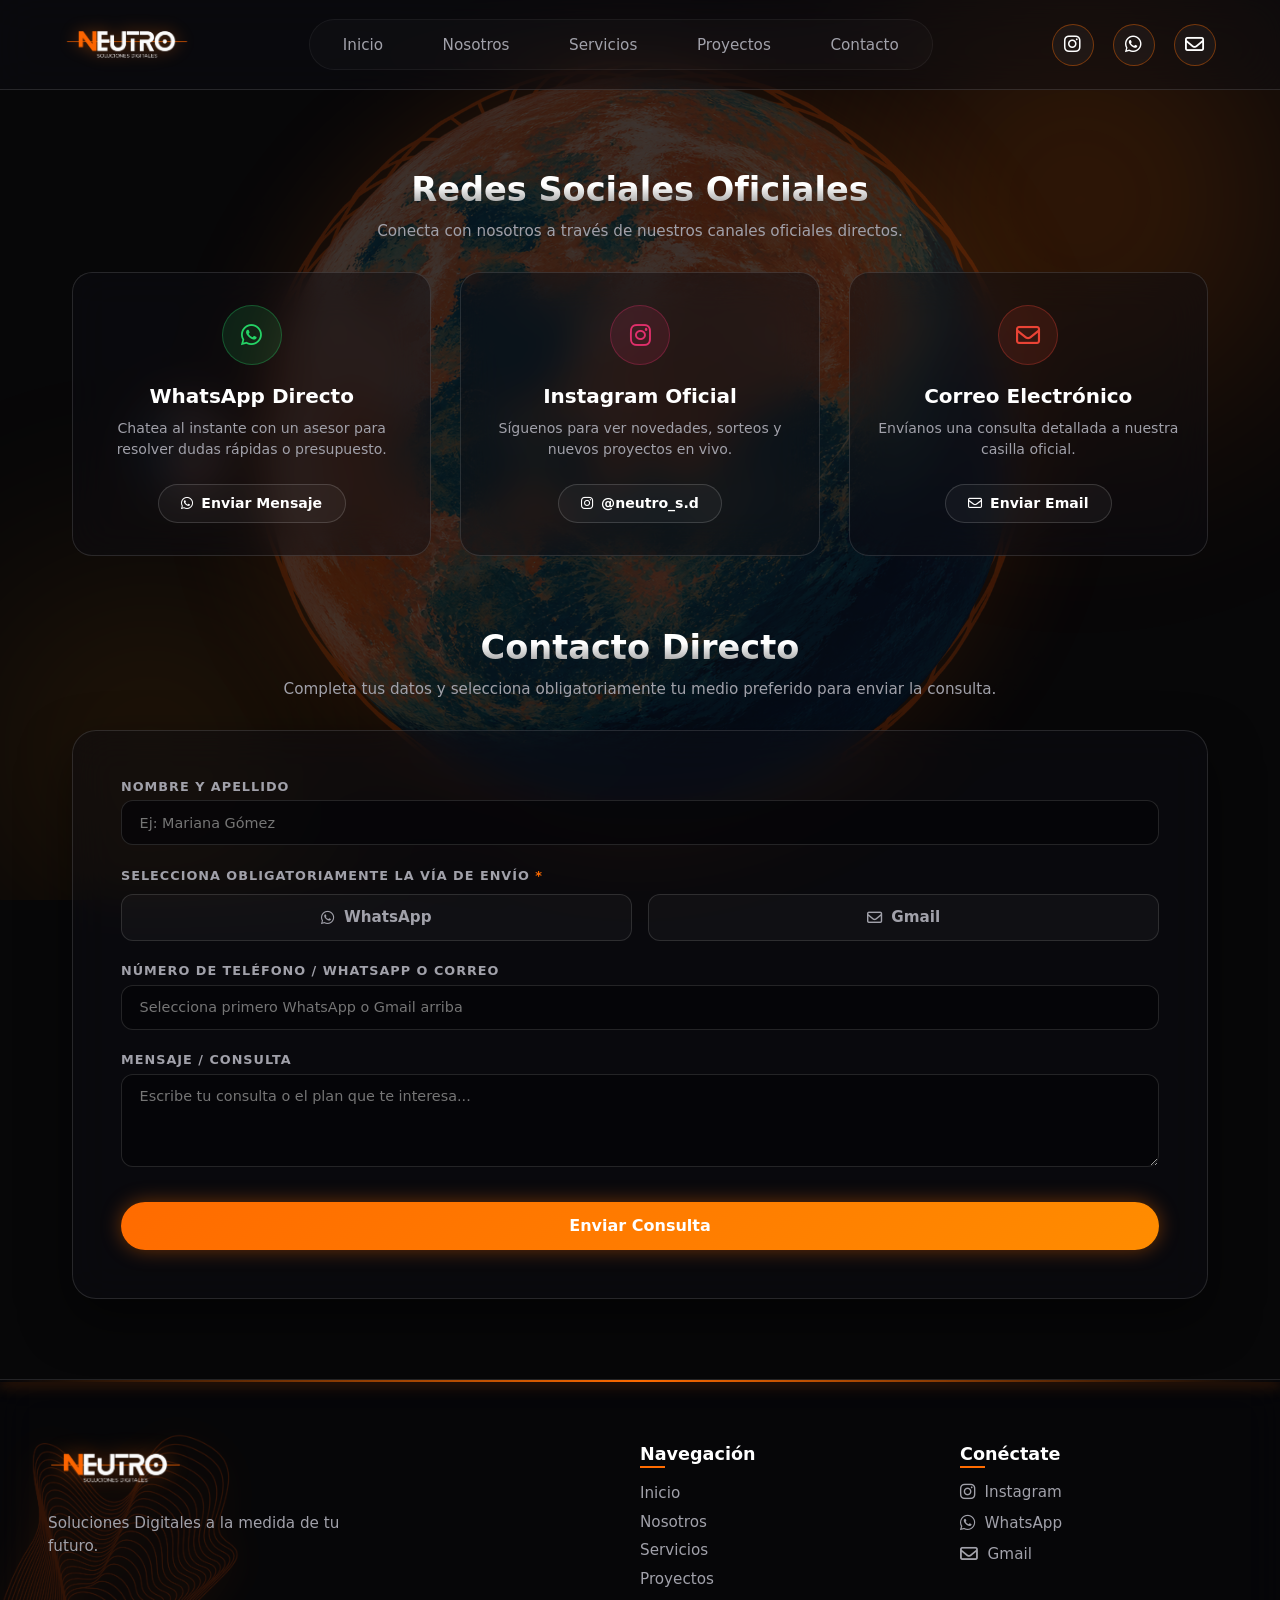
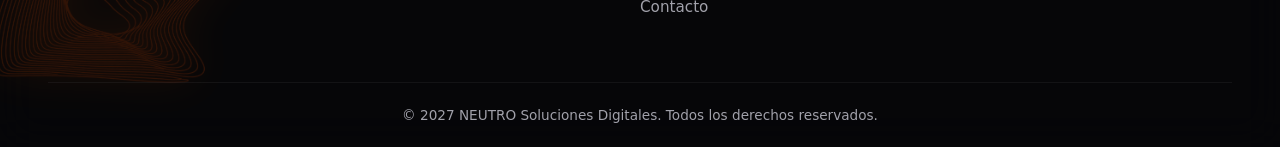
<file: NEUTRO/contacto.html>
<!DOCTYPE html>
<html lang="es">
<head>
  <meta charset="UTF-8">
  <meta name="viewport" content="width=device-width, initial-scale=1.0">
  <title>NEUTRO | Contacto</title>
  
  <!-- Favicon -->
  <link rel="icon" href="img/logo_reducido.png" type="image/png">
  
  <!-- Font Awesome para Iconos -->
  <link rel="stylesheet" href="https://cdnjs.cloudflare.com/ajax/libs/font-awesome/6.4.0/css/all.min.css">
  
  <!-- Estilos CSS -->
  <link rel="stylesheet" href="styles/index.styles.css">
</head>
<body>

  <!-- FONDO: Esferas Gigantes y Luna en Órbita -->
  <div class="giant-planets-bg">
    <img src="img/esfera.png" alt="Esfera Neón Gigante" class="giant-planet planet-wireframe">
    <img src="img/Planeta Coral y Turquesa.png" alt="Planeta Gigante" class="giant-planet planet-texture">
    <!-- Luna Orbitando al Alrededor del Planeta Principal -->
    <div class="moon-orbit-wrapper">
      <img src="img/Luna bicolor de cráteres vibrantes.png" alt="Luna Bicolor" class="orbiting-moon">
    </div>
  </div>

  <!-- Orbes ambientales -->
  <div class="ambient-background">
    <div class="glow-orb orb-1"></div>
    <div class="glow-orb orb-2"></div>
  </div>

  <!-- Barra de Navegación -->
  <header class="navbar">
    <div class="logo-container">
      <a href="index.html">
        <img src="img/logo_general_transparente.png" alt="NEUTRO Logo" class="brand-logo">
      </a>
    </div>

    <!-- Menú con animación de cápsula limpia -->
    <nav class="nav-links">
      <a href="index.html" class="nav-link">Inicio</a>
      <a href="nosotros.html" class="nav-link">Nosotros</a>
      <a href="servicios.html" class="nav-link">Servicios</a>
      <a href="proyectos.html" class="nav-link">Proyectos</a>
      <a href="contacto.html" class="nav-link">Contacto</a>
    </nav>

    <!-- Redes Sociales Header -->
    <div class="social-header">
      <a href="https://instagram.com/neutro_s.d" target="_blank" aria-label="Instagram" class="social-icon-glow"><i class="fa-brands fa-instagram"></i></a>
      <a href="https://wa.me/5493804103864?text=Hola%20NEUTRO,%20quiero%20consultar%20sobre%20sus%20servicios" target="_blank" aria-label="WhatsApp" class="social-icon-glow"><i class="fa-brands fa-whatsapp"></i></a>
      <a href="https://mail.google.com/mail/?view=cm&fs=1&to=neutro.soluciones.digitales@gmail.com" target="_blank" aria-label="Gmail" class="social-icon-glow"><i class="fa-regular fa-envelope"></i></a>
    </div>
  </header>

  <!-- SECCIÓN DE CONTACTO Y REDES -->
  <main class="contact-zone-section">
    
    <!-- 1. REDES SOCIALES (ARRIBA) -->
    <div class="sub-section-container">
      <div class="section-header compact-header">
        <h2>Redes Sociales Oficiales</h2>
        <p>Conecta con nosotros a través de nuestros canales oficiales directos.</p>
      </div>

      <div class="contact-channels-grid">
        <div class="contact-info-card">
          <div class="info-card-icon whatsapp-ic">
            <i class="fa-brands fa-whatsapp"></i>
          </div>
          <h3>WhatsApp Directo</h3>
          <p>Chatea al instante con un asesor para resolver dudas rápidas o presupuesto.</p>
          <a href="https://wa.me/5493804103864?text=Hola%20NEUTRO,%20quiero%20consultar%20sobre%20sus%20servicios" target="_blank" class="info-card-btn whatsapp-btn">
            <i class="fa-brands fa-whatsapp"></i> Enviar Mensaje
          </a>
        </div>

        <div class="contact-info-card">
          <div class="info-card-icon instagram-ic">
            <i class="fa-brands fa-instagram"></i>
          </div>
          <h3>Instagram Oficial</h3>
          <p>Síguenos para ver novedades, sorteos y nuevos proyectos en vivo.</p>
          <a href="https://instagram.com/neutro_s.d" target="_blank" class="info-card-btn instagram-btn">
            <i class="fa-brands fa-instagram"></i> @neutro_s.d
          </a>
        </div>

        <div class="contact-info-card">
          <div class="info-card-icon gmail-ic">
            <i class="fa-regular fa-envelope"></i>
          </div>
          <h3>Correo Electrónico</h3>
          <p>Envíanos una consulta detallada a nuestra casilla oficial.</p>
          <a href="https://mail.google.com/mail/?view=cm&fs=1&to=neutro.soluciones.digitales@gmail.com" target="_blank" class="info-card-btn gmail-btn">
            <i class="fa-regular fa-envelope"></i> Enviar Email
          </a>
        </div>
      </div>
    </div>

    <!-- 2. FORMULARIO DE CONTACTO DIRECTO (ABAJO) -->
    <div class="sub-section-container">
      <div class="section-header compact-header">
        <h2>Contacto Directo</h2>
        <p>Completa tus datos y selecciona obligatoriamente tu medio preferido para enviar la consulta.</p>
      </div>

      <div class="contact-form-container" id="contact-form-box">
        <form id="dynamic-contact-form" onsubmit="handleDynamicSubmit(event)">
          
          <div class="form-group">
            <label>Nombre y Apellido</label>
            <input type="text" id="userName" placeholder="Ej: Mariana Gómez" required>
          </div>

          <!-- Selector de Vía Obligatorio -->
          <div class="form-group">
            <label>Selecciona obligatoriamente la vía de envío <span class="required-star">*</span></label>
            <div class="custom-channel-selector">
              <button type="button" id="tab-whatsapp" class="channel-tab" onclick="selectChannel('whatsapp')">
                <i class="fa-brands fa-whatsapp"></i> WhatsApp
              </button>
              <button type="button" id="tab-gmail" class="channel-tab" onclick="selectChannel('gmail')">
                <i class="fa-regular fa-envelope"></i> Gmail
              </button>
            </div>
            <!-- Campo oculto para validar la selección obligatoria del canal -->
            <input type="hidden" id="communicationChannel" value="" required>
            <p id="channel-error" class="channel-validation-error">Por favor, selecciona WhatsApp o Gmail para continuar.</p>
          </div>

          <div class="form-group">
            <label id="dynamicLabel">Número de Teléfono / WhatsApp o Correo</label>
            <input type="text" id="dynamicInput" placeholder="Selecciona primero WhatsApp o Gmail arriba" required>
          </div>

          <div class="form-group">
            <label>Mensaje / Consulta</label>
            <textarea id="userMessage" rows="4" placeholder="Escribe tu consulta o el plan que te interesa..." required></textarea>
          </div>

          <button type="submit" id="submitBtn" class="btn-orange form-submit-btn">
            Enviar Consulta
          </button>

        </form>
      </div>
    </div>

  </main>

  <!-- Footer Futurista idéntico al del Index -->
  <footer class="footer">
    <div class="footer-glow-bar"></div>
    
    <!-- Imagen de Ondas Paramétricas en Espiral Flotante -->
    <img src="img/Ondas Naranjas Paramétricas en Espiral.png" alt="Ondas Naranjas Espiral" class="footer-floating-waves">

    <div class="footer-container">
      <div class="footer-brand">
        <a href="index.html">
          <img src="img/logo_general_transparente.png" alt="NEUTRO Logo" class="footer-logo">
        </a>
        <p>Soluciones Digitales a la medida de tu futuro.</p>
      </div>

      <div class="footer-nav">
        <h4>Navegación</h4>
        <ul>
          <li><a href="index.html">Inicio</a></li>
          <li><a href="nosotros.html">Nosotros</a></li>
          <li><a href="servicios.html">Servicios</a></li>
          <li><a href="proyectos.html">Proyectos</a></li>
          <li><a href="contacto.html">Contacto</a></li>
        </ul>
      </div>

      <div class="footer-social">
        <h4>Conéctate</h4>
        <div class="social-icons">
          <a href="https://instagram.com/neutro_s.d" target="_blank" class="social-btn"><i class="fa-brands fa-instagram"></i> Instagram</a>
          <a href="https://wa.me/5493804103864?text=Hola%20NEUTRO,%20quiero%20consultar%20sobre%20sus%20servicios" target="_blank" class="social-btn"><i class="fa-brands fa-whatsapp"></i> WhatsApp</a>
          <a href="https://mail.google.com/mail/?view=cm&fs=1&to=neutro.soluciones.digitales@gmail.com" target="_blank" class="social-btn"><i class="fa-regular fa-envelope"></i> Gmail</a>
        </div>
      </div>
    </div>

    <div class="footer-bottom">
      <p>&copy; 2027 NEUTRO Soluciones Digitales. Todos los derechos reservados.</p>
    </div>
  </footer>

  <!-- Scripts -->
  <script>
    // Selección interactiva y obligatoria de canal (WhatsApp / Gmail)
    function selectChannel(channel) {
      const hiddenInput = document.getElementById("communicationChannel");
      const label = document.getElementById("dynamicLabel");
      const input = document.getElementById("dynamicInput");
      const btn = document.getElementById("submitBtn");
      const tabWa = document.getElementById("tab-whatsapp");
      const tabGm = document.getElementById("tab-gmail");
      const errorMsg = document.getElementById("channel-error");

      hiddenInput.value = channel;
      errorMsg.style.display = "none";

      tabWa.className = "channel-tab";
      tabGm.className = "channel-tab";

      if (channel === "whatsapp") {
        tabWa.classList.add("active-whatsapp");
        label.textContent = "Número de Teléfono / WhatsApp";
        input.placeholder = "Ej: 3804103864";
        input.type = "tel";
        btn.textContent = "Enviar Consulta por WhatsApp";
      } else if (channel === "gmail") {
        tabGm.classList.add("active-gmail");
        label.textContent = "Correo Electrónico (Gmail)";
        input.placeholder = "Ej: tuusuario@gmail.com";
        input.type = "email";
        btn.textContent = "Enviar Consulta por Gmail";
      }
    }

    // Envío dinámico: redirige a la Web App de Gmail o WhatsApp Web
    function handleDynamicSubmit(event) {
      event.preventDefault();

      const name = document.getElementById("userName").value.trim();
      const channel = document.getElementById("communicationChannel").value;
      const contactInfo = document.getElementById("dynamicInput").value.trim();
      const message = document.getElementById("userMessage").value.trim();
      const errorMsg = document.getElementById("channel-error");

      if (!channel) {
        errorMsg.style.display = "block";
        errorMsg.scrollIntoView({ behavior: "smooth", block: "center" });
        return;
      }

      if (!name || !contactInfo || !message) return;

      if (channel === "whatsapp") {
        const phoneNumber = "5493804103864";
        const text = `Hola NEUTRO, mi nombre es *${name}* (${contactInfo}).%0A%0A*Detalle:* ${encodeURIComponent(message)}`;
        window.open(`https://wa.me/${phoneNumber}?text=${text}`, "_blank");
      } else if (channel === "gmail") {
        const emailAddress = "neutro.soluciones.digitales@gmail.com";
        const subject = encodeURIComponent(`Nueva consulta web de ${name}`);
        const body = encodeURIComponent(`Hola NEUTRO,\n\nMi nombre es ${name}.\nMi contacto: ${contactInfo}\n\nMensaje:\n${message}`);
        
        const gmailWebUrl = `https://mail.google.com/mail/?view=cm&fs=1&to=${emailAddress}&su=${subject}&body=${body}`;
        window.open(gmailWebUrl, "_blank");
      }
    }
  </script>

</body>
</html>
</file>
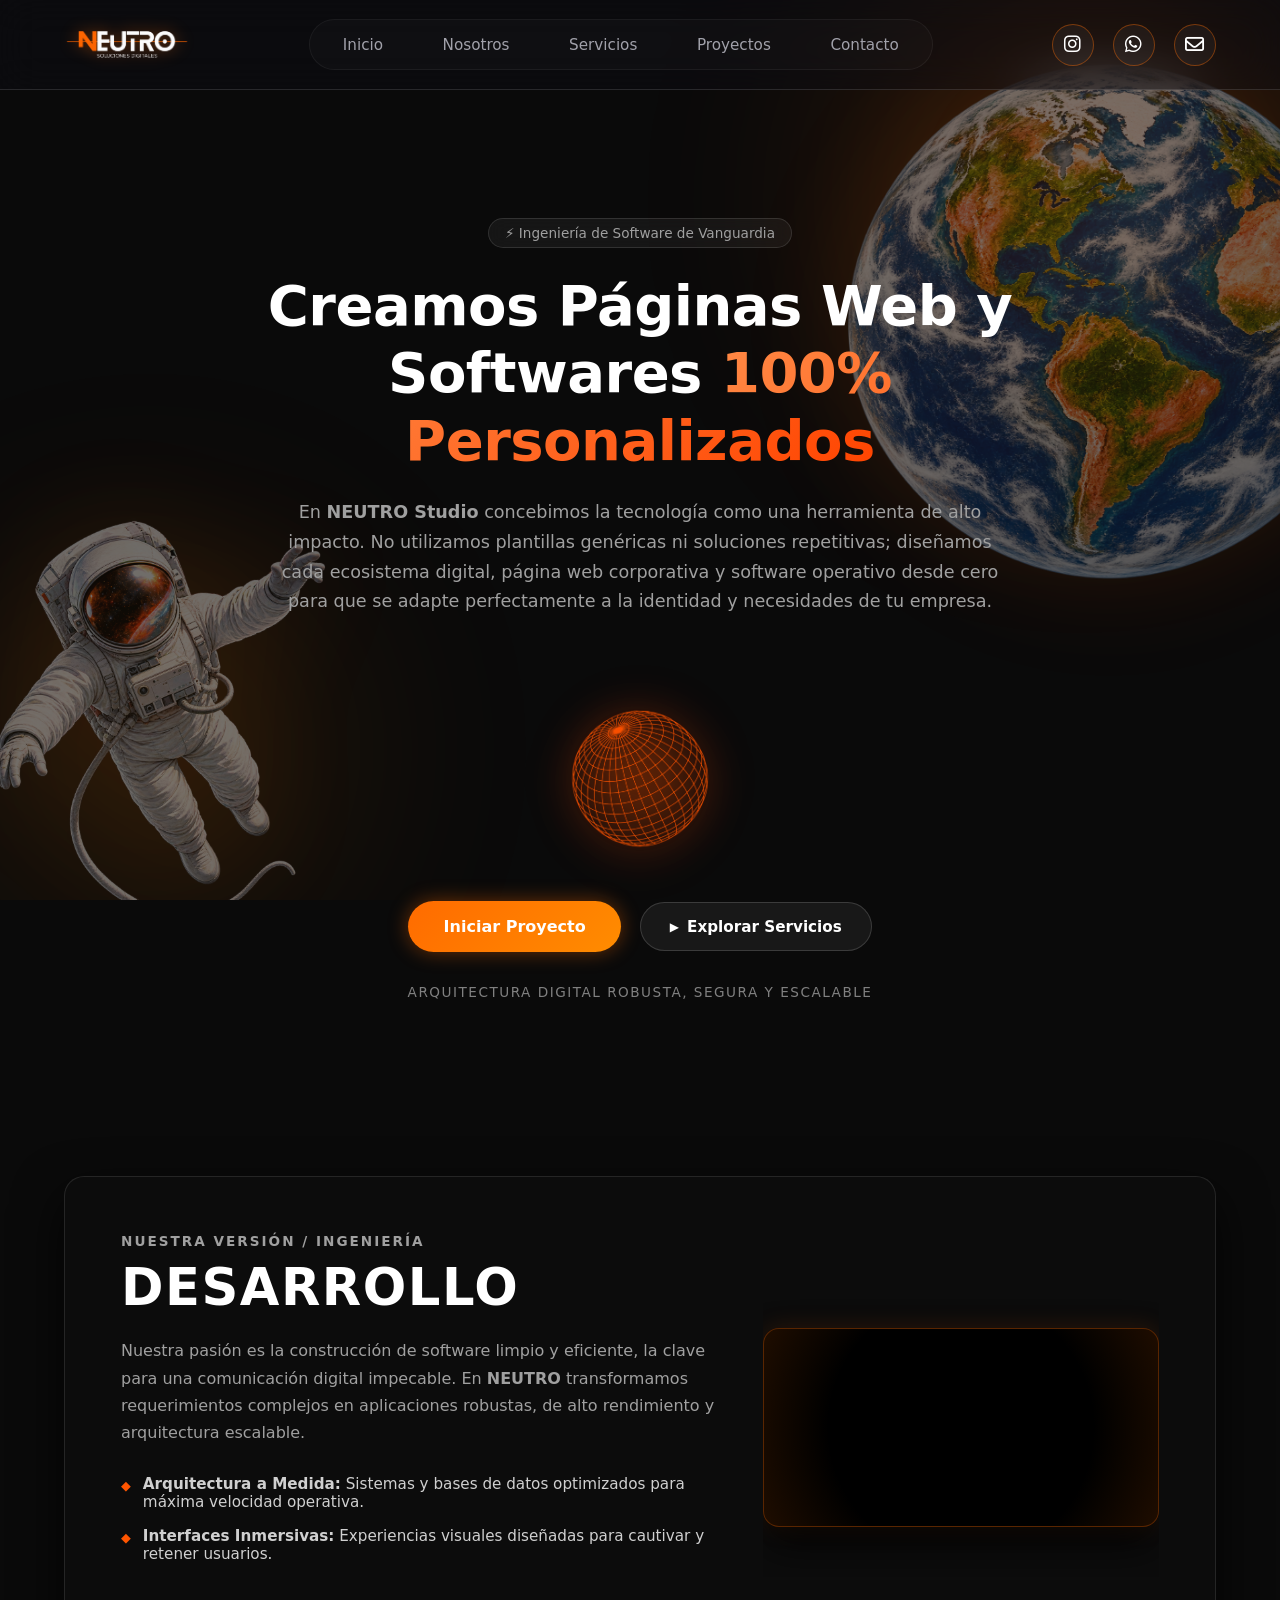
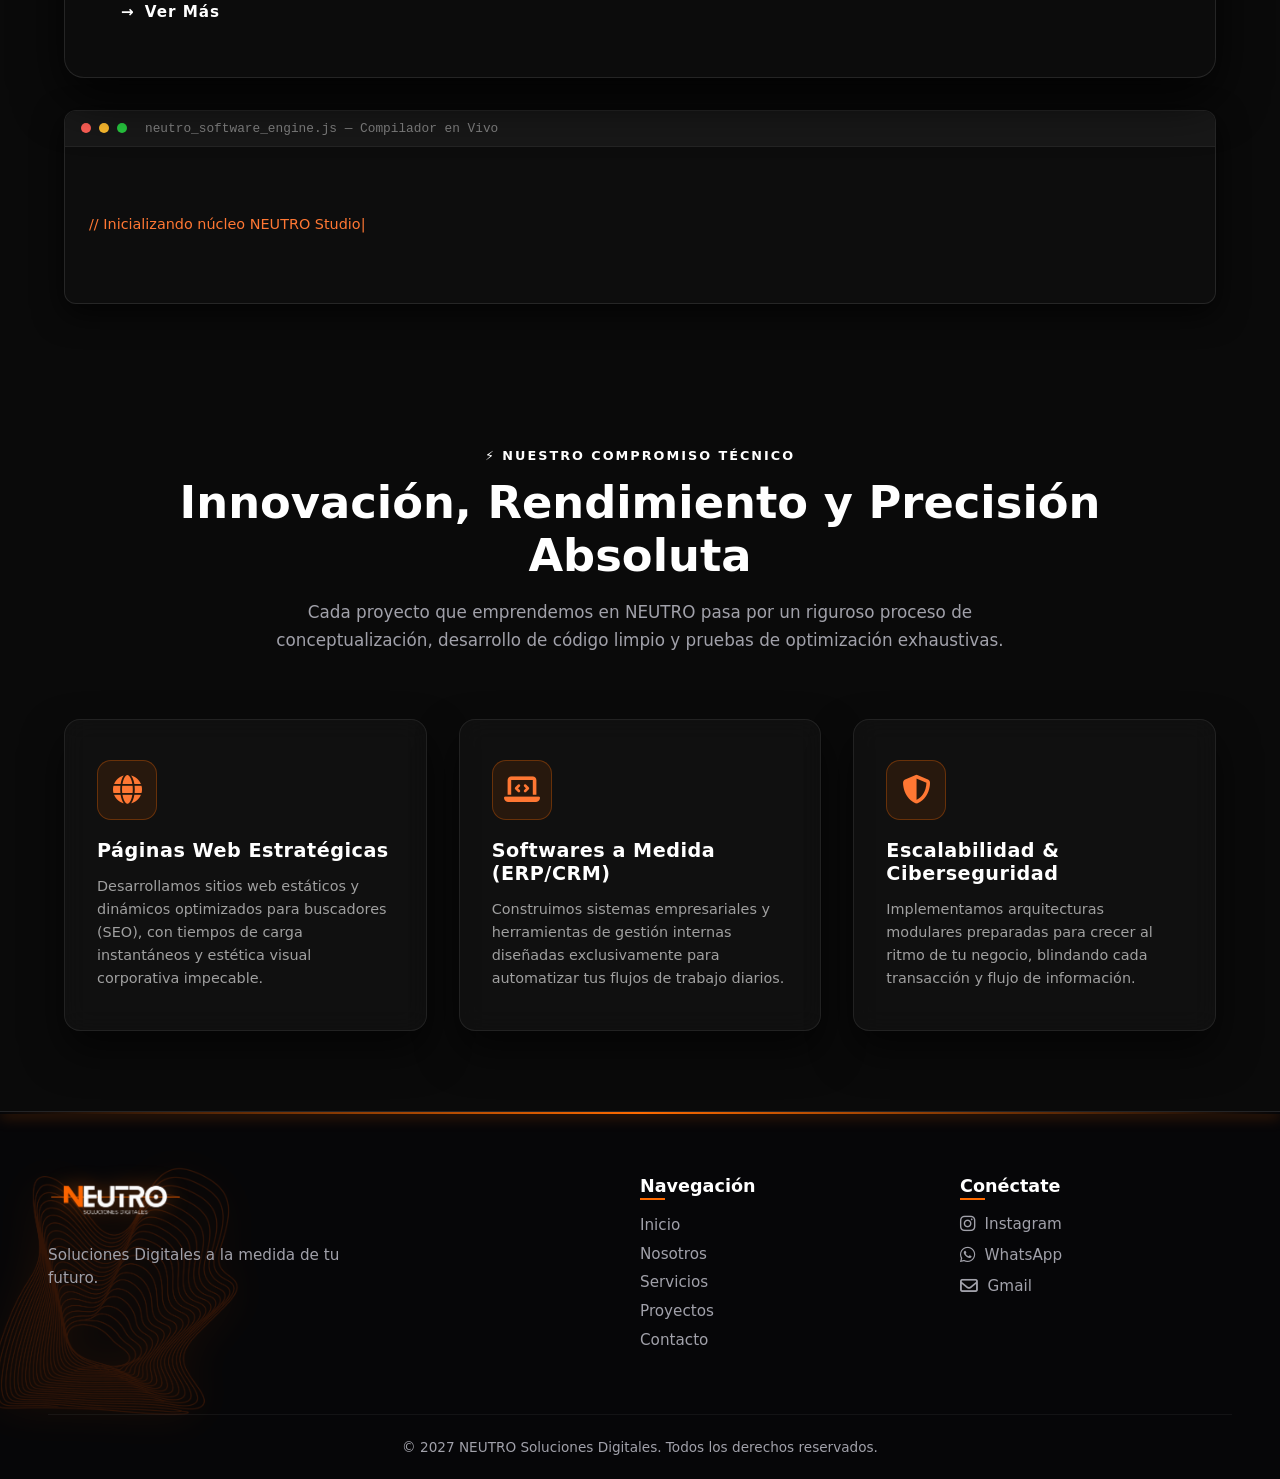
<file: NEUTRO/nosotros.html>
<!DOCTYPE html>
<html lang="es">
<head>
  <meta charset="UTF-8">
  <meta name="viewport" content="width=device-width, initial-scale=1.0">
  <title>NEUTRO | Nosotros</title>
  
  <!-- Favicon -->
  <link rel="icon" href="img/logo_reducido.png" type="image/png">
  
  <!-- Font Awesome para Iconos -->
  <link rel="stylesheet" href="https://cdnjs.cloudflare.com/ajax/libs/font-awesome/6.4.0/css/all.min.css">
  
  <!-- Estilos CSS -->
  <link rel="stylesheet" href="styles/index.styles.css">
  <link rel="stylesheet" href="styles/styles.nosotros.css">
</head>
<body>

  <!-- ELEMENTOS FLOTANTES DE FONDO -->
  <div class="nosotros-space-bg">
    <div class="bg-planet-top-right">
      <img src="img/Globo terráqueo de las Américas.png" alt="Planeta Superior NEUTRO">
    </div>
    <div class="bg-astronaut-bottom-left">
      <img src="img/Astronauta flotando en el espacio.png" alt="Astronauta Flotante NEUTRO">
    </div>
  </div>

  <!-- Orbes ambientales de neón -->
  <div class="ambient-background">
    <div class="glow-orb orb-1"></div>
    <div class="glow-orb orb-2"></div>
  </div>

  <!-- Barra de Navegación Estándar -->
  <header class="navbar">
    <div class="logo-container">
      <a href="index.html">
        <img src="img/logo_general_transparente.png" alt="NEUTRO Logo" class="brand-logo">
      </a>
    </div>

    <!-- Menú de Navegación -->
    <nav class="nav-links" id="navLinks">
      <a href="index.html" class="nav-link">Inicio</a>
      <a href="nosotros.html" class="nav-link active">Nosotros</a>
      <a href="servicios.html" class="nav-link">Servicios</a>
      <a href="proyectos.html" class="nav-link">Proyectos</a>
      <a href="contacto.html" class="nav-link">Contacto</a>
    </nav>

    <!-- Redes Sociales + Botón Hamburguesa -->
    <div class="nav-actions">
      <div class="social-header">
        <a href="https://instagram.com/neutro_s.d" target="_blank" aria-label="Instagram" class="social-icon-glow"><i class="fa-brands fa-instagram"></i></a>
        <a href="https://wa.me/5493804103864?text=Hola%20NEUTRO,%20quiero%20consultar%20sobre%20sus%20servicios" target="_blank" aria-label="WhatsApp" class="social-icon-glow"><i class="fa-brands fa-whatsapp"></i></a>
        <a href="https://mail.google.com/mail/?view=cm&fs=1&to=neutro.soluciones.digitales@gmail.com" target="_blank" aria-label="Gmail" class="social-icon-glow"><i class="fa-regular fa-envelope"></i></a>
      </div>

      <button class="menu-toggle" id="menuToggle" aria-label="Abrir menú" aria-expanded="false">
        <span></span>
        <span></span>
        <span></span>
      </button>
    </div>
  </header>

  <!-- MAIN HERO CON PLANETA GIRATORIO ANIMADO -->
  <main class="vetra-hero-section">
    <div class="vetra-badge animated-badge">
      <span>⚡ Ingeniería de Software de Vanguardia</span>
    </div>

    <h1 class="vetra-hero-title">
      Creamos Páginas Web y Softwares <span class="highlight-orange">100% Personalizados</span>
    </h1>

    <p class="vetra-hero-subtitle">
      En <strong>NEUTRO Studio</strong> concebimos la tecnología como una herramienta de alto impacto. No utilizamos plantillas genéricas ni soluciones repetitivas; diseñamos cada ecosistema digital, página web corporativa y software operativo desde cero para que se adapte perfectamente a la identidad y necesidades de tu empresa.
    </p>

    <!-- PLANETA / ESFERA GIRATORIA ANIMADA DE CABECERA -->
    <div class="planet-container-animated">
      <div class="planet-glow-ring"></div>
      <img src="img/esfera.png" alt="Planeta Giratorio NEUTRO" class="esfera-img-animated">
    </div>

    <div class="vetra-cta-group">
      <a href="contacto.html" class="btn-orange">Iniciar Proyecto</a>
      <a href="servicios.html" class="btn-vetra-secondary">
        <span class="play-icon">▶</span> Explorar Servicios
      </a>
    </div>

    <div class="vetra-trusted-label">Arquitectura digital robusta, segura y escalable</div>
  </main>

  <!-- APARTADO LEGADO / INGENIERÍA -->
  <section class="nosotros-legado-section">
    <div class="legado-grid-container">
      <div class="legado-text-content">
        <span class="legado-subtitle">NUESTRA VERSIÓN / INGENIERÍA</span>
        <h2 class="legado-title">DESARROLLO</h2>
        <p class="legado-desc">
          Nuestra pasión es la construcción de software limpio y eficiente, la clave para una comunicación digital impecable. En <strong>NEUTRO</strong> transformamos requerimientos complejos en aplicaciones robustas, de alto rendimiento y arquitectura escalable.
        </p>
        <div class="legado-bullet">
          <span class="bullet-icon">◆</span>
          <div>
            <strong>Arquitectura a Medida:</strong> Sistemas y bases de datos optimizados para máxima velocidad operativa.
          </div>
        </div>
        <div class="legado-bullet">
          <span class="bullet-icon">◆</span>
          <div>
            <strong>Interfaces Inmersivas:</strong> Experiencias visuales diseñadas para cautivar y retener usuarios.
          </div>
        </div>
        <a href="servicios.html" class="legado-btn-more">
          <span class="arrow-circle">→</span> Ver Más
        </a>
      </div>

      <div class="legado-visual-side">
        <div class="coding-video-wrapper">
          <video autoplay muted loop playsinline class="coding-showcase-video">
            <source src="img/img_nosotros/video 1.mp4" type="video/mp4">
            Tu navegador no soporta videos HTML5.
          </video>
          <div class="video-tech-overlay"></div>
        </div>
      </div>
    </div>

    <!-- CONSOLA DE CÓDIGO INTERACTIVA EMBEBIDA -->
    <div class="code-terminal-card-embedded">
      <div class="terminal-header">
        <span class="dot-red"></span>
        <span class="dot-yellow"></span>
        <span class="dot-green"></span>
        <span class="terminal-title">neutro_software_engine.js — Compilador en Vivo</span>
      </div>
      <div class="terminal-body">
        <pre><code id="codigo-tiempon-real"></code><span class="cursor-typing">|</span></pre>
      </div>
    </div>
  </section>

  <!-- SECCIÓN DE VALORES Y PILARES -->
  <section class="vetra-about-details">
    <div class="section-badge">⚡ NUESTRO COMPROMISO TÉCNICO</div>
    <h2>Innovación, Rendimiento y Precisión Absoluta</h2>
    <p class="section-desc">
      Cada proyecto que emprendemos en NEUTRO pasa por un riguroso proceso de conceptualización, desarrollo de código limpio y pruebas de optimización exhaustivas.
    </p>

    <div class="features-trio-grid">
      <div class="feature-card-vetra">
        <div class="feature-icon"><i class="fa-solid fa-globe"></i></div>
        <h3>Páginas Web Estratégicas</h3>
        <p>Desarrollamos sitios web estáticos y dinámicos optimizados para buscadores (SEO), con tiempos de carga instantáneos y estética visual corporativa impecable.</p>
      </div>
      <div class="feature-card-vetra">
        <div class="feature-icon"><i class="fa-solid fa-laptop-code"></i></div>
        <h3>Softwares a Medida (ERP/CRM)</h3>
        <p>Construimos sistemas empresariales y herramientas de gestión internas diseñadas exclusivamente para automatizar tus flujos de trabajo diarios.</p>
      </div>
      <div class="feature-card-vetra">
        <div class="feature-icon"><i class="fa-solid fa-shield-halved"></i></div>
        <h3>Escalabilidad & Ciberseguridad</h3>
        <p>Implementamos arquitecturas modulares preparadas para crecer al ritmo de tu negocio, blindando cada transacción y flujo de información.</p>
      </div>
    </div>
  </section>

  <!-- FOOTER FUTURISTA COMPLETO -->
  <footer class="footer">
    <div class="footer-glow-bar"></div>
    
    <img src="img/Ondas Naranjas Paramétricas en Espiral.png" alt="Ondas Naranjas Espiral" class="footer-floating-waves">

    <div class="footer-container">
      <div class="footer-brand">
        <a href="index.html">
          <img src="img/logo_general_transparente.png" alt="NEUTRO Logo" class="footer-logo">
        </a>
        <p>Soluciones Digitales a la medida de tu futuro.</p>
      </div>

      <div class="footer-nav">
        <h4>Navegación</h4>
        <ul>
          <li><a href="index.html">Inicio</a></li>
          <li><a href="nosotros.html">Nosotros</a></li>
          <li><a href="servicios.html">Servicios</a></li>
          <li><a href="proyectos.html">Proyectos</a></li>
          <li><a href="contacto.html">Contacto</a></li>
        </ul>
      </div>

      <div class="footer-social">
        <h4>Conéctate</h4>
        <div class="social-icons">
          <a href="https://instagram.com/neutro_s.d" target="_blank" class="social-btn"><i class="fa-brands fa-instagram"></i> Instagram</a>
          <a href="https://wa.me/5493804103864?text=Hola%20NEUTRO,%20quiero%20consultar%20sobre%20sus%20servicios" target="_blank" class="social-btn"><i class="fa-brands fa-whatsapp"></i> WhatsApp</a>
          <a href="https://mail.google.com/mail/?view=cm&fs=1&to=neutro.soluciones.digitales@gmail.com" target="_blank" class="social-btn"><i class="fa-regular fa-envelope"></i> Gmail</a>
        </div>
      </div>
    </div>

    <div class="footer-bottom">
      <p>© 2027 NEUTRO Soluciones Digitales. Todos los derechos reservados.</p>
    </div>
  </footer>

  <!-- SCRIPTS -->
  <script>
    // Menú Hamburguesa Responsive
    const menuToggle = document.getElementById('menuToggle');
    const navLinks = document.getElementById('navLinks');
    const navItems = document.querySelectorAll('.nav-link');

    menuToggle.addEventListener('click', (e) => {
      e.stopPropagation();
      const isActive = navLinks.classList.toggle('active');
      menuToggle.classList.toggle('active', isActive);
      menuToggle.setAttribute('aria-expanded', isActive);
    });

    navItems.forEach((link) => {
      link.addEventListener('click', () => {
        navLinks.classList.remove('active');
        menuToggle.classList.remove('active');
        menuToggle.setAttribute('aria-expanded', 'false');
      });
    });

    document.addEventListener('click', (e) => {
      if (!navLinks.contains(e.target) && !menuToggle.contains(e.target)) {
        navLinks.classList.remove('active');
        menuToggle.classList.remove('active');
        menuToggle.setAttribute('aria-expanded', 'false');
      }
    });

    // EFECTO SPOTLIGHT EN TARJETAS
    document.querySelectorAll('.feature-card-vetra').forEach(card => {
      card.addEventListener('mousemove', e => {
        const rect = card.getBoundingClientRect();
        const x = e.clientX - rect.left;
        const y = e.clientY - rect.top;
        card.style.setProperty('--mouse-x', `${x}px`);
        card.style.setProperty('--mouse-y', `${y}px`);
      });
    });

    // ANIMACIÓN DE ESCRITURA DE CÓDIGO
    const lineasCodigo = [
      "// Inicializando núcleo NEUTRO Studio 3.0...",
      "const NeutroEngine = require('@neutro/core');",
      "",
      "async function deployHighEndSystem() {",
      "  const client = await NeutroEngine.connect();",
      "  console.log('⚡ Conexión establecida con éxito');",
      "",
      "  const architecture = {",
      "    ux: 'Inmersiva & Dark Mode',",
      "    performance: 'Ultra High-Speed',",
      "    security: 'End-to-End Encrypted',",
      "    status: 'Ready for production'",
      "  };",
      "",
      "  await client.compile(architecture);",
      "  return '🚀 Sistema desplegado globalmente con éxito';",
      "}",
      "deployHighEndSystem();"
    ];

    let lineaActual = 0;
    let caracterActual = 0;
    let textoMostrado = "";
    const elementoCodigo = document.getElementById("codigo-tiempon-real");

    function escribirCodigo() {
      if (!elementoCodigo) return;
      if (lineaActual < lineasCodigo.length) {
        if (caracterActual < lineasCodigo[lineaActual].length) {
          textoMostrado += lineasCodigo[lineaActual].charAt(caracterActual);
          caracterActual++;
          elementoCodigo.textContent = textoMostrado;
          setTimeout(escribirCodigo, 25);
        } else {
          textoMostrado += "\n";
          lineaActual++;
          caracterActual = 0;
          setTimeout(escribirCodigo, 150);
        }
      } else {
        setTimeout(() => {
          lineaActual = 0;
          caracterActual = 0;
          textoMostrado = "";
          elementoCodigo.textContent = "";
          escribirCodigo();
        }, 3000);
      }
    }

    window.addEventListener('DOMContentLoaded', () => {
      setTimeout(escribirCodigo, 500);
    });
  </script>
</body>
</html>
</file>
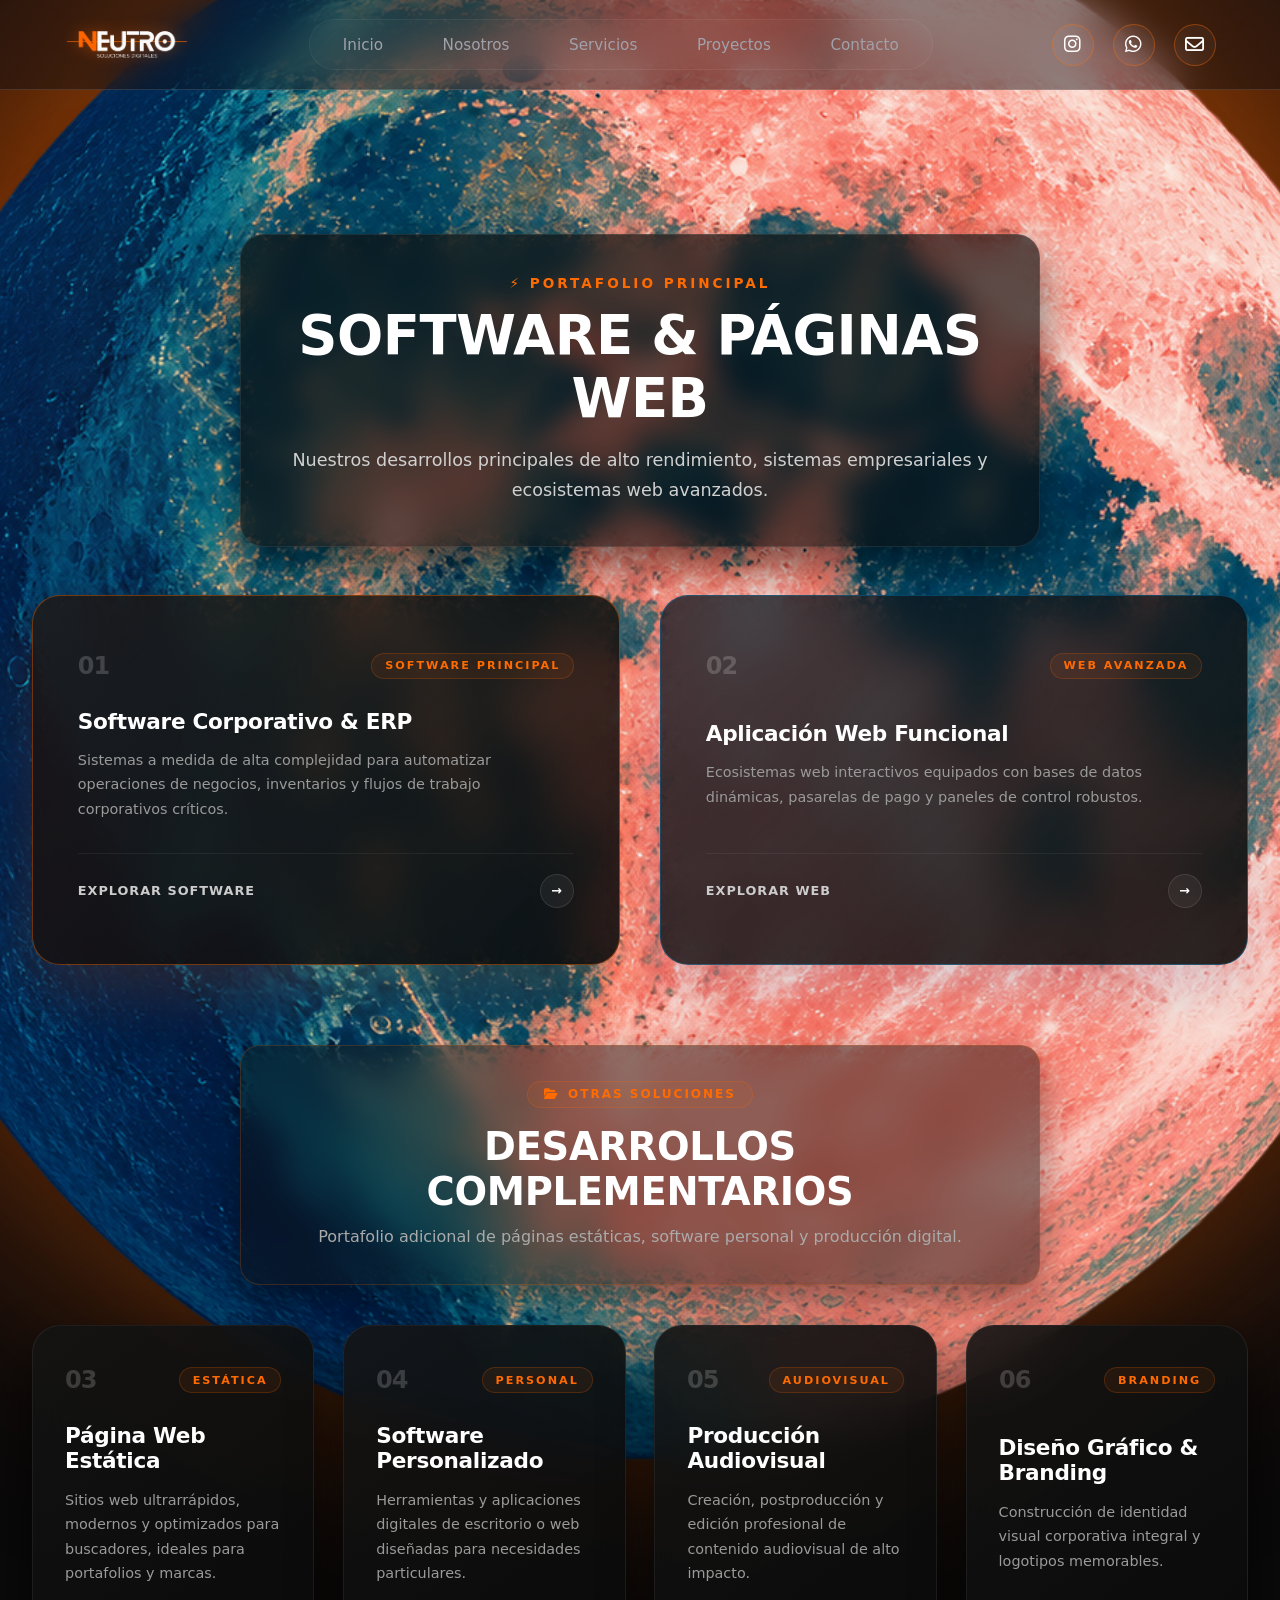
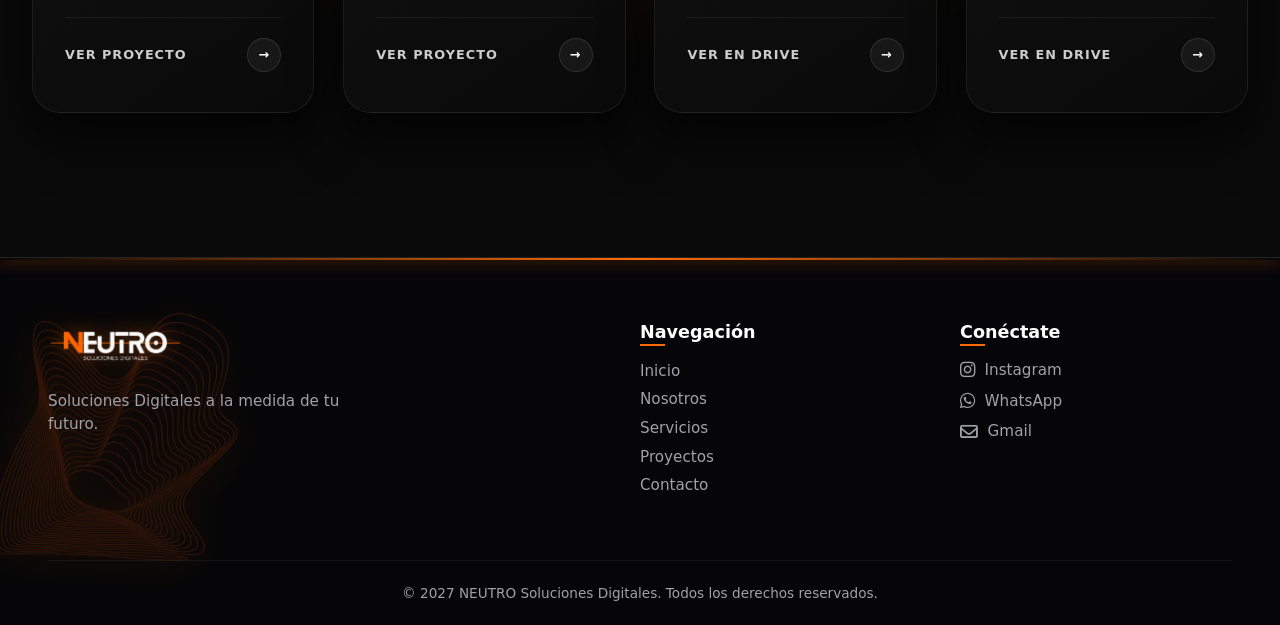
<file: NEUTRO/proyectos.html>
<!DOCTYPE html>
<html lang="es">
<head>
    <meta charset="UTF-8">
    <meta name="viewport" content="width=device-width, initial-scale=1.0">
    <title>NEUTRO | Proyectos</title>
    
    <!-- Favicon -->
    <link rel="icon" type="image/png" href="./img/logo_reducido.png">
    
    <!-- Font Awesome para Iconos -->
    <link rel="stylesheet" href="https://cdnjs.cloudflare.com/ajax/libs/font-awesome/6.4.0/css/all.min.css">
    
    <!-- VINCULACIÓN CON LOS ARCHIVOS CSS -->
    <link rel="stylesheet" href="styles/index.styles.css">
    <link rel="stylesheet" href="styles/styles.proyectos.css">
</head>
<body>

    <!-- FONDO: LUNA GIGANTE DE HORIZONTE CON LEVITACIÓN -->
    <div class="horizon-moon-wrapper">
        <div class="horizon-moon-glow"></div>
        <img src="img/Luna bicolor de cráteres vibrantes.png" alt="Luna Gigante de Horizonte" class="horizon-moon-img">
    </div>

    <!-- Orbes ambientales de neón -->
    <div class="ambient-background">
        <div class="glow-orb orb-1"></div>
        <div class="glow-orb orb-2"></div>
    </div>

    <!-- Barra de Navegación Estándar -->
    <header class="navbar">
        <div class="logo-container">
            <a href="index.html">
                <img src="img/logo_general_transparente.png" alt="NEUTRO Logo" class="brand-logo">
            </a>
        </div>

        <!-- Menú de Navegación -->
        <nav class="nav-links" id="navLinks">
            <a href="index.html" class="nav-link">Inicio</a>
            <a href="nosotros.html" class="nav-link">Nosotros</a>
            <a href="servicios.html" class="nav-link">Servicios</a>
            <a href="proyectos.html" class="nav-link active">Proyectos</a>
            <a href="contacto.html" class="nav-link">Contacto</a>
        </nav>

        <!-- Redes Sociales + Botón Hamburguesa -->
        <div class="nav-actions">
            <div class="social-header">
                <a href="https://instagram.com/neutro_s.d" target="_blank" aria-label="Instagram" class="social-icon-glow"><i class="fa-brands fa-instagram"></i></a>
                <a href="https://wa.me/5493804103864?text=Hola%20NEUTRO,%20quiero%20consultar%20sobre%20sus%20servicios" target="_blank" aria-label="WhatsApp" class="social-icon-glow"><i class="fa-brands fa-whatsapp"></i></a>
                <a href="https://mail.google.com/mail/?view=cm&fs=1&to=neutro.soluciones.digitales@gmail.com" target="_blank" aria-label="Gmail" class="social-icon-glow"><i class="fa-regular fa-envelope"></i></a>
            </div>

            <button class="menu-toggle" id="menuToggle" aria-label="Abrir menú" aria-expanded="false">
                <span></span>
                <span></span>
                <span></span>
            </button>
        </div>
    </header>

    <!-- CONTENEDOR PRINCIPAL DE PROYECTOS -->
    <main class="proyectos-main-container">
        
        <section class="proyectos-vanguard-section">
            <!-- ENCABEZADO PRINCIPAL -->
            <div class="proyectos-header-center header-glass-box">
                <span class="badge-tag-nosotros">⚡ PORTAFOLIO PRINCIPAL</span>
                <h2>Software & Páginas Web</h2>
                <p class="proyectos-sub">Nuestros desarrollos principales de alto rendimiento, sistemas empresariales y ecosistemas web avanzados.</p>
            </div>

            <!-- BLOQUE PRINCIPAL 1: SOFTWARE Y WEB -->
            <div class="vanguard-cards-grid featured-grid">
                <a href="Software para empresas y negocios/proyectos_softwares_para_empresa_y_negocios.html" class="vanguard-card priority-card special-glass-card-1">
                    <div class="vanguard-card-glow"></div>
                    <div class="vanguard-content-top">
                        <span class="vanguard-num">01</span>
                        <span class="vanguard-tag">Software Principal</span>
                    </div>
                    <div class="vanguard-content-body">
                        <h3>Software Corporativo & ERP</h3>
                        <p>Sistemas a medida de alta complejidad para automatizar operaciones de negocios, inventarios y flujos de trabajo corporativos críticos.</p>
                    </div>
                    <div class="vanguard-footer-action">
                        <span>Explorar Software</span>
                        <div class="arrow-circle">→</div>
                    </div>
                </a>

                <a href="pagina web funcional/pagina_web_funcional.html" class="vanguard-card priority-card special-glass-card-2">
                    <div class="vanguard-card-glow"></div>
                    <div class="vanguard-content-top">
                        <span class="vanguard-num">02</span>
                        <span class="vanguard-tag">Web Avanzada</span>
                    </div>
                    <div class="vanguard-content-body">
                        <h3>Aplicación Web Funcional</h3>
                        <p>Ecosistemas web interactivos equipados con bases de datos dinámicas, pasarelas de pago y paneles de control robustos.</p>
                    </div>
                    <div class="vanguard-footer-action">
                        <span>Explorar Web</span>
                        <div class="arrow-circle">→</div>
                    </div>
                </a>
            </div>

            <!-- TARJETA ENCABEZADO SECUNDARIO -->
            <div class="secondary-header-minimal">
                <div class="minimal-badge"><i class="fa-solid fa-folder-open"></i> OTRAS SOLUCIONES</div>
                <h2>Desarrollos Complementarios</h2>
                <p>Portafolio adicional de páginas estáticas, software personal y producción digital.</p>
            </div>

            <!-- GRILLA SECUNDARIA -->
            <div class="vanguard-cards-grid secondary-grid blur-hover-group">
                <a href="pagina web funcional/pagina_web_funcional.html" class="vanguard-card hover-blur-item">
                    <div class="vanguard-card-glow"></div>
                    <div class="vanguard-content-top">
                        <span class="vanguard-num">03</span>
                        <span class="vanguard-tag">Estática</span>
                    </div>
                    <div class="vanguard-content-body">
                        <h3>Página Web Estática</h3>
                        <p>Sitios web ultrarrápidos, modernos y optimizados para buscadores, ideales para portafolios y marcas.</p>
                    </div>
                    <div class="vanguard-footer-action">
                        <span>Ver proyecto</span>
                        <div class="arrow-circle">→</div>
                    </div>
                </a>

                <a href="Software para empresas y negocios/proyectos_softwares_para_empresa_y_negocios.html" class="vanguard-card hover-blur-item">
                    <div class="vanguard-card-glow"></div>
                    <div class="vanguard-content-top">
                        <span class="vanguard-num">04</span>
                        <span class="vanguard-tag">Personal</span>
                    </div>
                    <div class="vanguard-content-body">
                        <h3>Software Personalizado</h3>
                        <p>Herramientas y aplicaciones digitales de escritorio o web diseñadas para necesidades particulares.</p>
                    </div>
                    <div class="vanguard-footer-action">
                        <span>Ver proyecto</span>
                        <div class="arrow-circle">→</div>
                    </div>
                </a>

                <a href="https://drive.google.com/drive/folders/1e1wQ26mRdYvFkozO4NrJPqqSjZg_mWGd?usp=sharing" target="_blank" class="vanguard-card hover-blur-item">
                    <div class="vanguard-card-glow"></div>
                    <div class="vanguard-content-top">
                        <span class="vanguard-num">05</span>
                        <span class="vanguard-tag">Audiovisual</span>
                    </div>
                    <div class="vanguard-content-body">
                        <h3>Producción Audiovisual</h3>
                        <p>Creación, postproducción y edición profesional de contenido audiovisual de alto impacto.</p>
                    </div>
                    <div class="vanguard-footer-action">
                        <span>Ver en Drive</span>
                        <div class="arrow-circle">→</div>
                    </div>
                </a>

                <a href="https://drive.google.com/drive/folders/1EIZhOocjbQNmAv56KW13f1Cdty0C3Mam" target="_blank" class="vanguard-card hover-blur-item">
                    <div class="vanguard-card-glow"></div>
                    <div class="vanguard-content-top">
                        <span class="vanguard-num">06</span>
                        <span class="vanguard-tag">Branding</span>
                    </div>
                    <div class="vanguard-content-body">
                        <h3>Diseño Gráfico & Branding</h3>
                        <p>Construcción de identidad visual corporativa integral y logotipos memorables.</p>
                    </div>
                    <div class="vanguard-footer-action">
                        <span>Ver en Drive</span>
                        <div class="arrow-circle">→</div>
                    </div>
                </a>
            </div>
        </section>

    </main>

    <!-- FOOTER FUTURISTA COMPLETO -->
    <footer class="footer">
        <div class="footer-glow-bar"></div>
        
        <img src="img/Ondas Naranjas Paramétricas en Espiral.png" alt="Ondas Naranjas Espiral" class="footer-floating-waves">

        <div class="footer-container">
            <div class="footer-brand">
                <a href="index.html">
                    <img src="img/logo_general_transparente.png" alt="NEUTRO Logo" class="footer-logo">
                </a>
                <p>Soluciones Digitales a la medida de tu futuro.</p>
            </div>

            <div class="footer-nav">
                <h4>Navegación</h4>
                <ul>
                    <li><a href="index.html">Inicio</a></li>
                    <li><a href="nosotros.html">Nosotros</a></li>
                    <li><a href="servicios.html">Servicios</a></li>
                    <li><a href="proyectos.html">Proyectos</a></li>
                    <li><a href="contacto.html">Contacto</a></li>
                </ul>
            </div>

            <div class="footer-social">
                <h4>Conéctate</h4>
                <div class="social-icons">
                    <a href="https://instagram.com/neutro_s.d" target="_blank" class="social-btn"><i class="fa-brands fa-instagram"></i> Instagram</a>
                    <a href="https://wa.me/5493804103864?text=Hola%20NEUTRO,%20quiero%20consultar%20sobre%20sus%20servicios" target="_blank" class="social-btn"><i class="fa-brands fa-whatsapp"></i> WhatsApp</a>
                    <a href="https://mail.google.com/mail/?view=cm&fs=1&to=neutro.soluciones.digitales@gmail.com" target="_blank" class="social-btn"><i class="fa-regular fa-envelope"></i> Gmail</a>
                </div>
            </div>
        </div>

        <div class="footer-bottom">
            <p>© 2027 NEUTRO Soluciones Digitales. Todos los derechos reservados.</p>
        </div>
    </footer>

    <!-- Script Menú Hamburguesa -->
    <script>
        const menuToggle = document.getElementById('menuToggle');
        const navLinks = document.getElementById('navLinks');
        const navItems = document.querySelectorAll('.nav-link');

        menuToggle.addEventListener('click', (e) => {
            e.stopPropagation();
            const isActive = navLinks.classList.toggle('active');
            menuToggle.classList.toggle('active', isActive);
            menuToggle.setAttribute('aria-expanded', isActive);
        });

        navItems.forEach((link) => {
            link.addEventListener('click', () => {
                navLinks.classList.remove('active');
                menuToggle.classList.remove('active');
                menuToggle.setAttribute('aria-expanded', 'false');
            });
        });

        document.addEventListener('click', (e) => {
            if (!navLinks.contains(e.target) && !menuToggle.contains(e.target)) {
                navLinks.classList.remove('active');
                menuToggle.classList.remove('active');
                menuToggle.setAttribute('aria-expanded', 'false');
            }
        });
    </script>

</body>
</html>
</file>
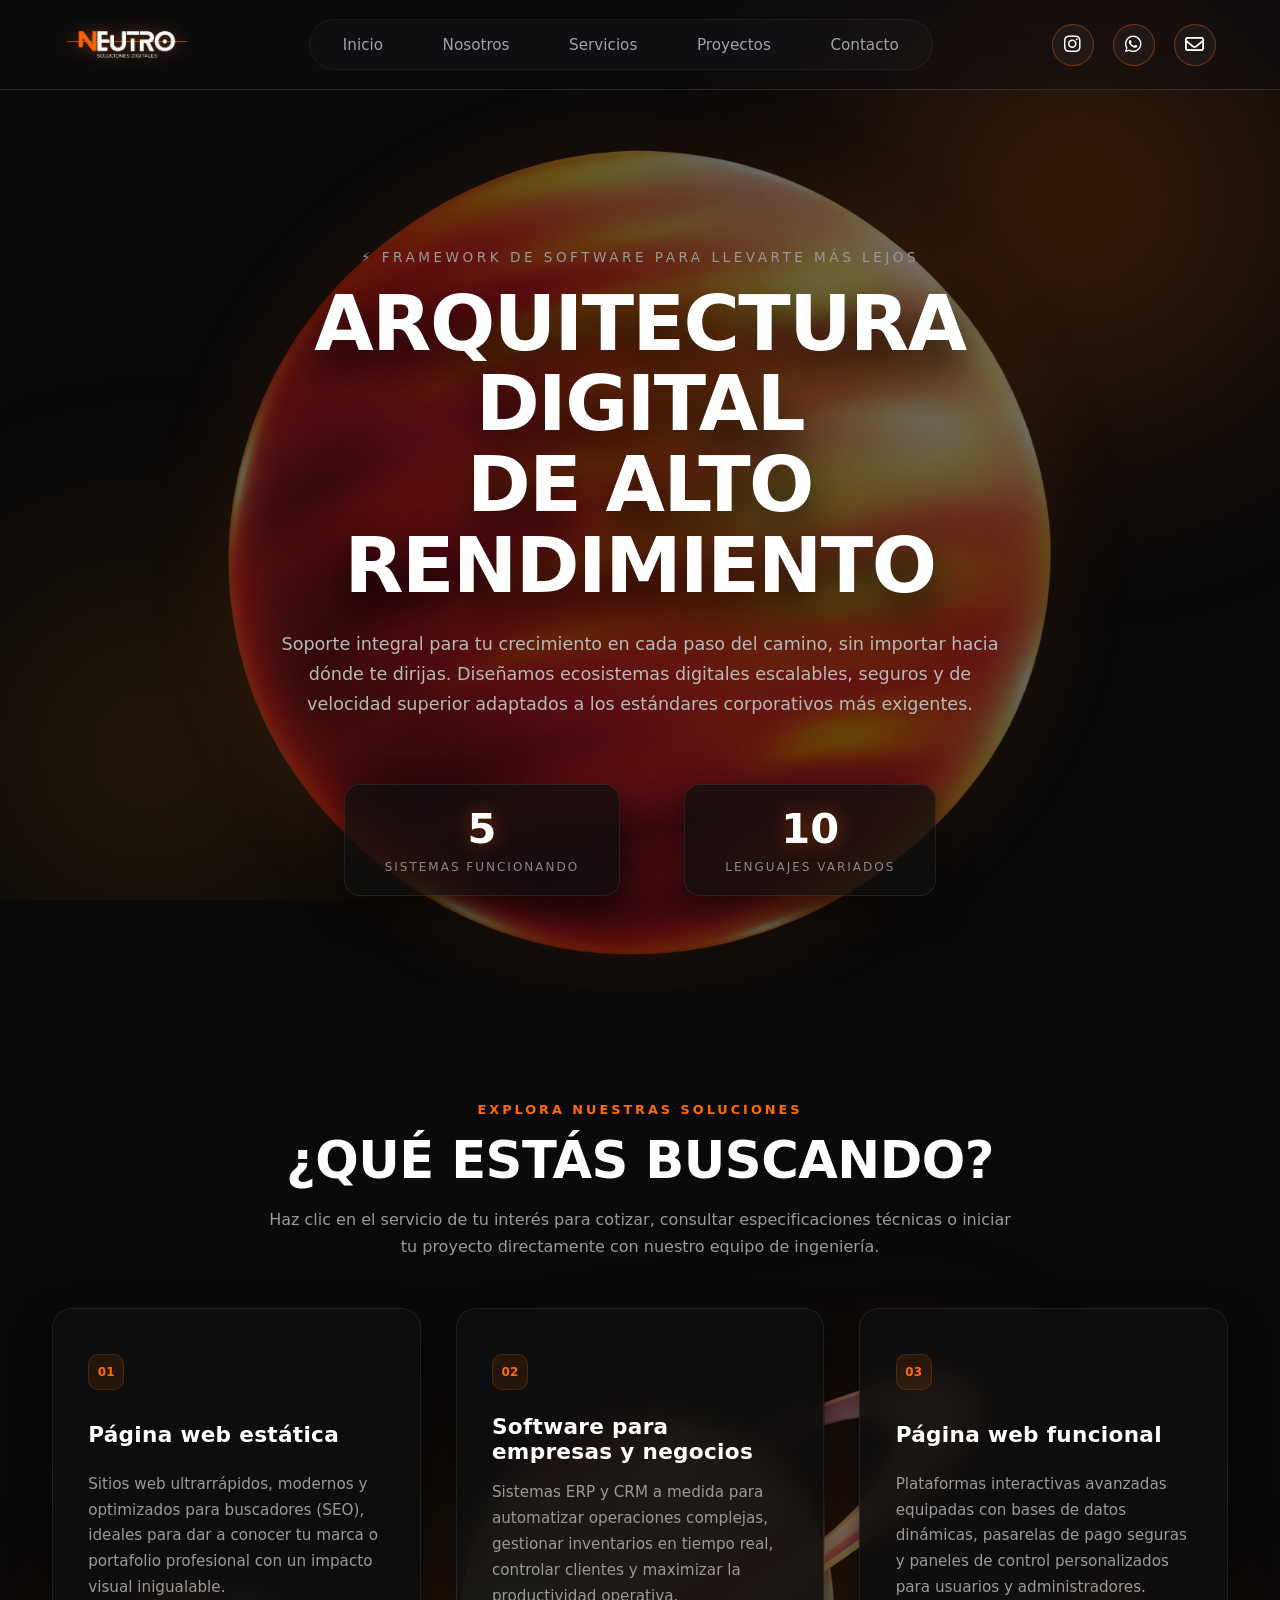
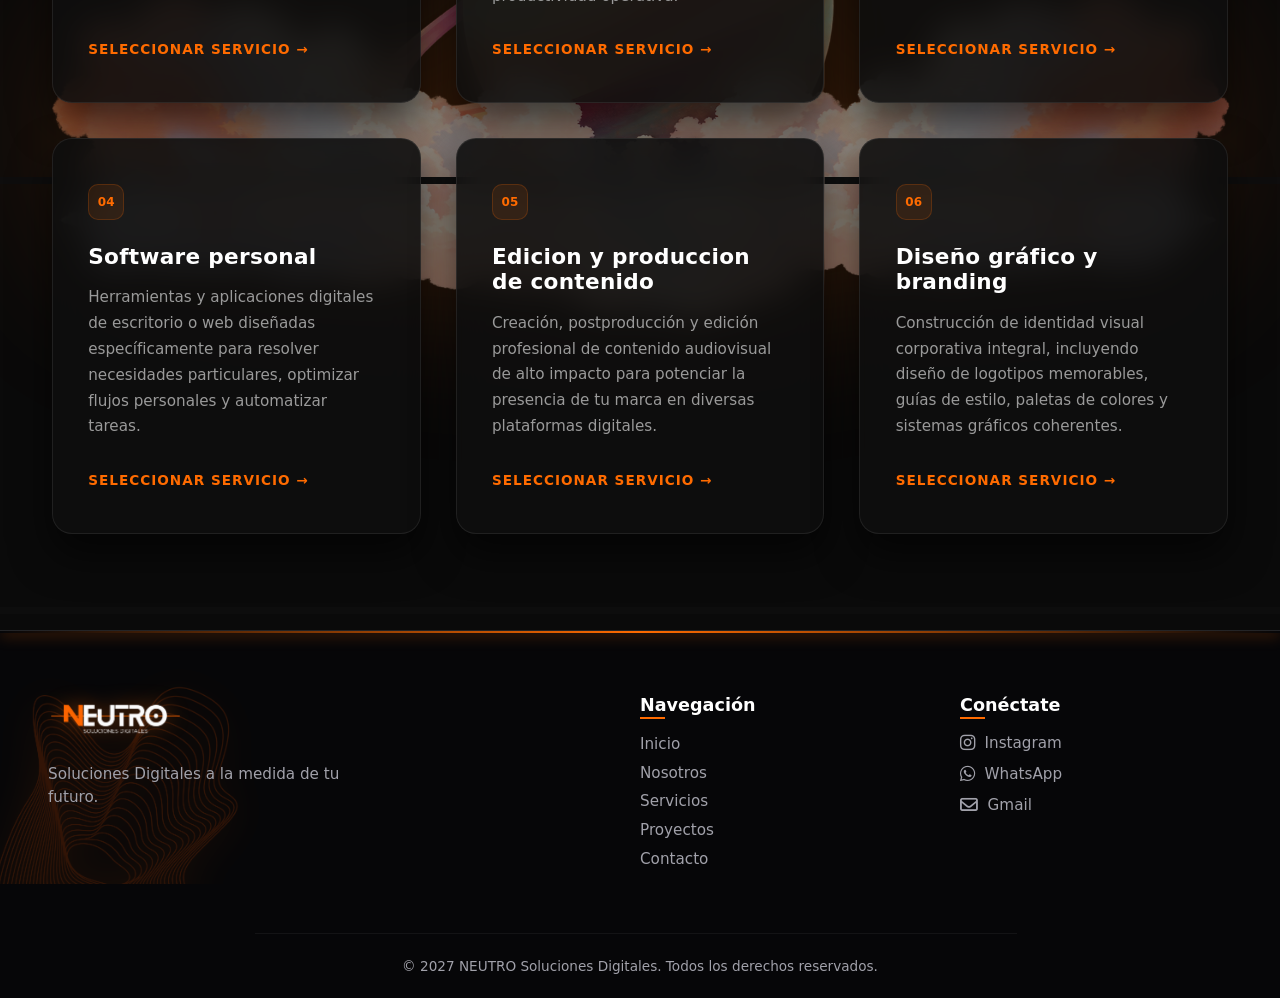
<file: NEUTRO/servicios.html>
<!DOCTYPE html>
<html lang="es">
<head>
    <meta charset="UTF-8">
    <meta name="viewport" content="width=device-width, initial-scale=1.0">
    <title>NEUTRO | Servicios</title>
    
    <!-- Favicon -->
    <link rel="icon" type="image/png" href="./img/logo_reducido.png">
    
    <!-- Font Awesome para Iconos -->
    <link rel="stylesheet" href="https://cdnjs.cloudflare.com/ajax/libs/font-awesome/6.4.0/css/all.min.css">
    
    <!-- VINCULACIÓN CON LOS ARCHIVOS CSS -->
    <link rel="stylesheet" href="styles/index.styles.css">
    <link rel="stylesheet" href="styles/styles.servicios.css">
</head>
<body>

    <!-- Orbes ambientales de neón sutiles -->
    <div class="ambient-background">
        <div class="glow-orb orb-1"></div>
        <div class="glow-orb orb-2"></div>
    </div>

    <!-- Barra de Navegación Estándar -->
    <header class="navbar">
        <div class="logo-container">
            <a href="index.html">
                <img src="img/logo_general_transparente.png" alt="NEUTRO Logo" class="brand-logo">
            </a>
        </div>

        <!-- Menú de Navegación -->
        <nav class="nav-links" id="navLinks">
            <a href="index.html" class="nav-link">Inicio</a>
            <a href="nosotros.html" class="nav-link">Nosotros</a>
            <a href="servicios.html" class="nav-link active">Servicios</a>
            <a href="proyectos.html" class="nav-link">Proyectos</a>
            <a href="contacto.html" class="nav-link">Contacto</a>
        </nav>

        <!-- Redes Sociales + Botón Hamburguesa -->
        <div class="nav-actions">
            <div class="social-header">
                <a href="https://instagram.com/neutro_s.d" target="_blank" aria-label="Instagram" class="social-icon-glow"><i class="fa-brands fa-instagram"></i></a>
                <a href="https://wa.me/5493804103864?text=Hola%20NEUTRO,%20quiero%20consultar%20sobre%20sus%20servicios" target="_blank" aria-label="WhatsApp" class="social-icon-glow"><i class="fa-brands fa-whatsapp"></i></a>
                <a href="https://mail.google.com/mail/?view=cm&fs=1&to=neutro.soluciones.digitales@gmail.com" target="_blank" aria-label="Gmail" class="social-icon-glow"><i class="fa-regular fa-envelope"></i></a>
            </div>

            <button class="menu-toggle" id="menuToggle" aria-label="Abrir menú" aria-expanded="false">
                <span></span>
                <span></span>
                <span></span>
            </button>
        </div>
    </header>

    <!-- HERO PRINCIPAL CON EL ORBE SOLAR ROJO/NARANJA AMPLIADO -->
    <main class="services-hero-container">
        <div class="solar-orb-background">
            <img src="img/Orbe solar rojo y naranja.png" alt="Orbe Solar NEUTRO">
        </div>

        <div class="services-hero-content">
            <span class="services-subtitle-top">⚡ FRAMEWORK DE SOFTWARE PARA LLEVARTE MÁS LEJOS</span>
            <h1 class="services-main-title">ARQUITECTURA DIGITAL<br>DE ALTO RENDIMIENTO</h1>
            <p class="services-hero-desc">
                Soporte integral para tu crecimiento en cada paso del camino, sin importar hacia dónde te dirijas. Diseñamos ecosistemas digitales escalables, seguros y de velocidad superior adaptados a los estándares corporativos más exigentes.
            </p>
        </div>

        <div class="metrics-floating-row">
            <div class="metric-item-side">
                <span class="metric-number">5</span>
                <span class="metric-label">Sistemas funcionando</span>
            </div>
            <div class="metric-item-side">
                <span class="metric-number">10</span>
                <span class="metric-label">Lenguajes variados</span>
            </div>
        </div>
    </main>

    <!-- SECCIÓN DE TARJETAS DE SERVICIOS -->
    <section class="services-cards-section" id="buscando">
        <div class="section-custom-bg-image">
            <img src="img/Planeta Saturno entre nubes coloridas.png" alt="Planeta con nubes NEUTRO">
        </div>

        <div class="services-section-header">
            <span class="section-tag-sub">EXPLORA NUESTRAS SOLUCIONES</span>
            <h2 class="section-main-heading">¿Qué estás buscando?</h2>
            <p class="section-main-desc">Haz clic en el servicio de tu interés para cotizar, consultar especificaciones técnicas o iniciar tu proyecto directamente con nuestro equipo de ingeniería.</p>
        </div>

        <div class="cards-grid">
            <div class="card" onclick="seleccionarServicio('Página web estática')">
                <div class="card-badge">01</div>
                <h3>Página web estática</h3>
                <p>Sitios web ultrarrápidos, modernos y optimizados para buscadores (SEO), ideales para dar a conocer tu marca o portafolio profesional con un impacto visual inigualable.</p>
                <span class="card-action-text">Seleccionar servicio →</span>
            </div>
            <div class="card" onclick="seleccionarServicio('Software para empresas y negocios')">
                <div class="card-badge">02</div>
                <h3>Software para empresas y negocios</h3>
                <p>Sistemas ERP y CRM a medida para automatizar operaciones complejas, gestionar inventarios en tiempo real, controlar clientes y maximizar la productividad operativa.</p>
                <span class="card-action-text">Seleccionar servicio →</span>
            </div>
            <div class="card" onclick="seleccionarServicio('Página web funcional')">
                <div class="card-badge">03</div>
                <h3>Página web funcional</h3>
                <p>Plataformas interactivas avanzadas equipadas con bases de datos dinámicas, pasarelas de pago seguras y paneles de control personalizados para usuarios y administradores.</p>
                <span class="card-action-text">Seleccionar servicio →</span>
            </div>
            <div class="card" onclick="seleccionarServicio('Software personal')">
                <div class="card-badge">04</div>
                <h3>Software personal</h3>
                <p>Herramientas y aplicaciones digitales de escritorio o web diseñadas específicamente para resolver necesidades particulares, optimizar flujos personales y automatizar tareas.</p>
                <span class="card-action-text">Seleccionar servicio →</span>
            </div>
            <div class="card" onclick="seleccionarServicio('Edicion y produccion de contenido')">
                <div class="card-badge">05</div>
                <h3>Edicion y produccion de contenido</h3>
                <p>Creación, postproducción y edición profesional de contenido audiovisual de alto impacto para potenciar la presencia de tu marca en diversas plataformas digitales.</p>
                <span class="card-action-text">Seleccionar servicio →</span>
            </div>
            <div class="card" onclick="seleccionarServicio('Diseño gráfico y branding')">
                <div class="card-badge">06</div>
                <h3>Diseño gráfico y branding</h3>
                <p>Construcción de identidad visual corporativa integral, incluyendo diseño de logotipos memorables, guías de estilo, paletas de colores y sistemas gráficos coherentes.</p>
                <span class="card-action-text">Seleccionar servicio →</span>
            </div>
        </div>

        <!-- PANEL DESPLEGABLE DE CONTACTO POR SERVICIO -->
        <div id="panel-contacto-servicio" class="panel-servicio-contacto">
            <h3 id="titulo-servicio-elegido" class="panel-service-title">Servicio seleccionado</h3>
            <p class="panel-service-desc">Completa tus datos de contacto para enviar la petición específica y recibir asesoramiento técnico inmediato.</p>
            
            <div class="form-group-custom">
                <label for="email-servicio">Tu Correo Electrónico (Gmail)</label>
                <input type="email" id="email-servicio" placeholder="tucorreo@gmail.com" required class="input-servicios-form">
            </div>

            <div class="form-group-custom">
                <label for="telefono-servicio">Número de Teléfono (WhatsApp)</label>
                <div class="phone-input-wrapper">
                    <span class="phone-prefix">+54 9</span>
                    <input type="tel" id="telefono-servicio" placeholder="3804103864" required class="phone-input-field">
                </div>
            </div>

            <div class="form-group-custom">
                <label for="mensaje-servicio">Detalles, Objetivos o Requerimientos</label>
                <textarea id="mensaje-servicio" rows="4" placeholder="Cuéntanos más sobre los objetivos de tu proyecto..." class="textarea-servicios-form"></textarea>
            </div>

            <div class="form-buttons-row">
                <button type="button" class="btn-whatsapp-serv" onclick="enviarWhatsAppServicio()">Enviar por WhatsApp</button>
                <button type="button" class="btn-gmail-serv" onclick="enviarCorreoServicio()">Enviar por Gmail</button>
            </div>
        </div>
    </section>

    <!-- FOOTER FUTURISTA COMPLETO -->
    <footer class="footer">
        <div class="footer-glow-bar"></div>
        
        <img src="img/Ondas Naranjas Paramétricas en Espiral.png" alt="Ondas Naranjas Espiral" class="footer-floating-waves">

        <div class="footer-container">
            <div class="footer-brand">
                <a href="index.html">
                    <img src="img/logo_general_transparente.png" alt="NEUTRO Logo" class="footer-logo">
                </a>
                <p>Soluciones Digitales a la medida de tu futuro.</p>
            </div>

            <div class="footer-nav">
                <h4>Navegación</h4>
                <ul>
                    <li><a href="index.html">Inicio</a></li>
                    <li><a href="nosotros.html">Nosotros</a></li>
                    <li><a href="servicios.html">Servicios</a></li>
                    <li><a href="proyectos.html">Proyectos</a></li>
                    <li><a href="contacto.html">Contacto</a></li>
                </ul>
            </div>

            <div class="footer-social">
                <h4>Conéctate</h4>
                <div class="social-icons">
                    <a href="https://instagram.com/neutro_s.d" target="_blank" class="social-btn"><i class="fa-brands fa-instagram"></i> Instagram</a>
                    <a href="https://wa.me/5493804103864?text=Hola%20NEUTRO,%20quiero%20consultar%20sobre%20sus%20servicios" target="_blank" class="social-btn"><i class="fa-brands fa-whatsapp"></i> WhatsApp</a>
                    <a href="https://mail.google.com/mail/?view=cm&fs=1&to=neutro.soluciones.digitales@gmail.com" target="_blank" class="social-btn"><i class="fa-regular fa-envelope"></i> Gmail</a>
                </div>
            </div>
        </div>

        <div class="footer-bottom">
            <p>© 2027 NEUTRO Soluciones Digitales. Todos los derechos reservados.</p>
        </div>
    </footer>

    <!-- SCRIPTS -->
    <script>
        // Menú Hamburguesa Responsive
        const menuToggle = document.getElementById('menuToggle');
        const navLinks = document.getElementById('navLinks');
        const navItems = document.querySelectorAll('.nav-link');

        menuToggle.addEventListener('click', (e) => {
            e.stopPropagation();
            const isActive = navLinks.classList.toggle('active');
            menuToggle.classList.toggle('active', isActive);
            menuToggle.setAttribute('aria-expanded', isActive);
        });

        navItems.forEach((link) => {
            link.addEventListener('click', () => {
                navLinks.classList.remove('active');
                menuToggle.classList.remove('active');
                menuToggle.setAttribute('aria-expanded', 'false');
            });
        });

        document.addEventListener('click', (e) => {
            if (!navLinks.contains(e.target) && !menuToggle.contains(e.target)) {
                navLinks.classList.remove('active');
                menuToggle.classList.remove('active');
                menuToggle.setAttribute('aria-expanded', 'false');
            }
        });

        let servicioSeleccionado = "";

        function seleccionarServicio(nombreServicio) {
            servicioSeleccionado = nombreServicio;
            const panel = document.getElementById('panel-contacto-servicio');
            const titulo = document.getElementById('titulo-servicio-elegido');
            
            titulo.textContent = `Has seleccionado: ${nombreServicio}`;
            panel.classList.add('activo');
            panel.scrollIntoView({ behavior: 'smooth', block: 'nearest' });
        }

        function enviarWhatsAppServicio() {
            const email = document.getElementById('email-servicio').value;
            const telefonoIngresado = document.getElementById('telefono-servicio').value;
            const mensaje = document.getElementById('mensaje-servicio').value;

            if(!email || !telefonoIngresado) {
                alert('Por favor completa al menos tu Gmail y número de teléfono.');
                return;
            }

            const miNumero = "5493804103864";
            const texto = `Hola NEUTRO, me interesa el servicio de *${servicioSeleccionado}*:%0A%0A- *Gmail:* ${email}%0A- *Teléfono:* +54 9 ${telefonoIngresado}%0A- *Detalles:* ${mensaje || 'Sin detalles adicionales'}`;
            window.open(`https://wa.me/${miNumero}?text=${texto}`, '_blank');
        }

        function enviarCorreoServicio() {
            const email = document.getElementById('email-servicio').value;
            const telefonoIngresado = document.getElementById('telefono-servicio').value;
            const mensaje = document.getElementById('mensaje-servicio').value;

            if(!email || !telefonoIngresado) {
                alert('Por favor completa al menos tu Gmail y número de teléfono.');
                return;
            }

            const tuCorreo = "neutro.soluciones.digitales@gmail.com";
            const asunto = encodeURIComponent(`Consulta de servicio: ${servicioSeleccionado} (NEUTRO)`);
            const cuerpo = encodeURIComponent(`Hola NEUTRO,\n\nEstoy interesado/a en contratar el siguiente servicio: ${servicioSeleccionado}\n\nMi Gmail: ${email}\nTeléfono: +54 9 ${telefonoIngresado}\n\nDetalles adicionales:\n${mensaje || 'Sin detalles adicionales'}`);

            window.open(`https://mail.google.com/mail/?view=cm&fs=1&to=${tuCorreo}&su=${asunto}&body=${cuerpo}`, '_blank');
        }
    </script>
</body>
</html>
</file>
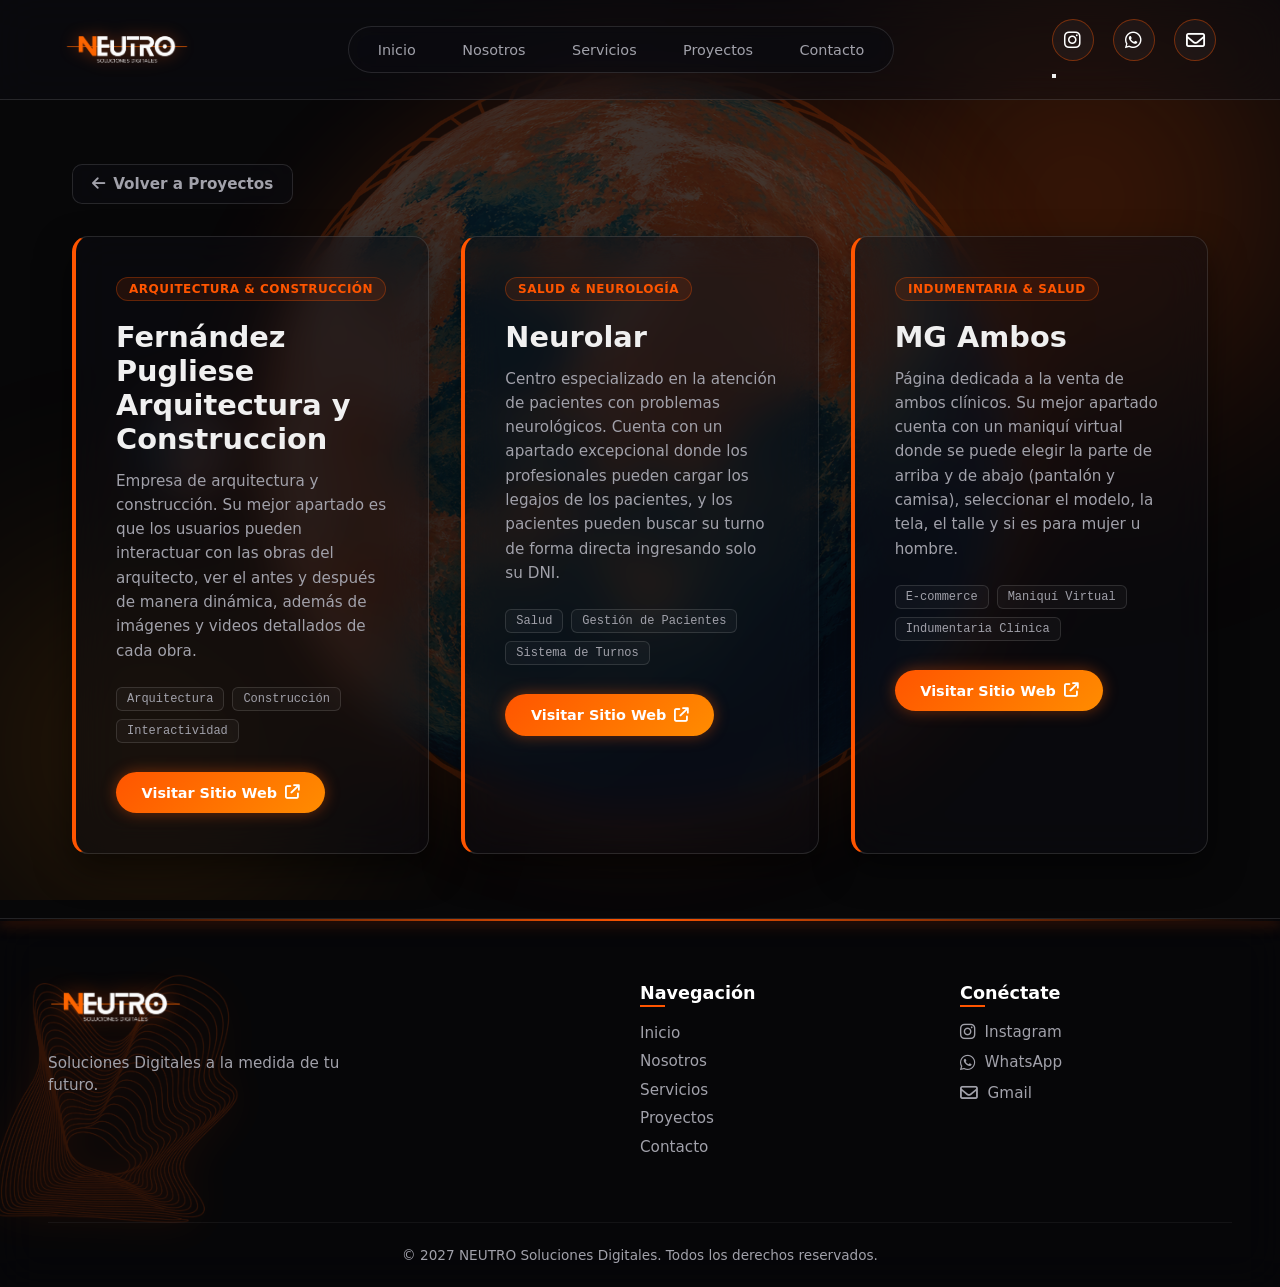
<file: NEUTRO/pagina web funcional/pagina_web_funcional.html>
<!DOCTYPE html>
<html lang="es">
<head>
    <meta charset="UTF-8">
    <meta name="viewport" content="width=device-width, initial-scale=1.0">
    <title>Paginas webs- Proyectos</title>
    <link rel="icon" type="image/png" href="../img/logo_reducido.png">
    <link rel="icon" type="image/png" href="../img/logo_reducido - copia.png">
    <!-- Font Awesome para Iconos -->
    <link rel="stylesheet" href="https://cdnjs.cloudflare.com/ajax/libs/font-awesome/6.4.0/css/all.min.css">
    <link rel="stylesheet" href="styles_pagina_web_funcional.css">
</head>
<body class="pagina-software">

    <!-- FONDO: Esferas Gigantes y Luna en Órbita -->
    <div class="giant-planets-bg">
      <img src="../img/esfera.png" alt="Esfera Neón Gigante" class="giant-planet planet-wireframe">
      <img src="../img/Planeta Coral y Turquesa.png" alt="Planeta Gigante" class="giant-planet planet-texture">
      <div class="moon-orbit-wrapper">
        <img src="../img/Luna bicolor de cráteres vibrantes.png" alt="Luna Bicolor" class="orbiting-moon">
      </div>
    </div>

    <!-- Orbes ambientales con luces naranjas de fondo -->
    <div class="ambient-background">
      <div class="glow-orb orb-1"></div>
      <div class="glow-orb orb-2"></div>
    </div>

    <!-- Menú de navegación superior -->
    <header class="navbar">
        <div class="logo-container">
            <a href="../index.html">
                <img src="../img/logo_general_transparente.png" alt="NEUTRO Logo" class="brand-logo">
            </a>
        </div>

        <nav class="nav-links" id="navLinks">
            <a href="../index.html" class="nav-link">Inicio</a>
            <a href="../nosotros.html" class="nav-link">Nosotros</a>
            <a href="../servicios.html" class="nav-link">Servicios</a>
            <a href="../proyectos.html" class="nav-link">Proyectos</a>
            <a href="../contacto.html" class="nav-link">Contacto</a>
        </nav>

        <div class="nav-actions">
            <div class="social-header">
                <a href="https://instagram.com/neutro_s.d" target="_blank" aria-label="Instagram" class="social-icon-glow"><i class="fa-brands fa-instagram"></i></a>
                <a href="https://wa.me/5493804103864?text=Hola%20NEUTRO,%20quiero%20consultar%20sobre%20sus%20servicios" target="_blank" aria-label="WhatsApp" class="social-icon-glow"><i class="fa-brands fa-whatsapp"></i></a>
                <a href="https://mail.google.com/mail/?view=cm&fs=1&to=neutro.soluciones.digitales@gmail.com" target="_blank" aria-label="Gmail" class="social-icon-glow"><i class="fa-regular fa-envelope"></i></a>
            </div>

            <button class="menu-toggle" id="menuToggle" aria-label="Abrir menú" aria-expanded="false">
                <span></span>
                <span></span>
                <span></span>
            </button>
        </div>
    </header>

    <!-- Contenido principal con las 3 tarjetas de proyectos -->
    <main style="flex: 1; padding: 4rem 2rem; max-width: 1200px; margin: 0 auto; width: 100%; z-index: 2;">
        <a href="../proyectos.html" class="btn-volver"><i class="fa-solid fa-arrow-left"></i> Volver a Proyectos</a>

        <div class="contenedor-tarjetas">
            
            <!-- Tarjeta 1: Fernández Pugliese Arquitectura y Construccion -->
            <div class="card-software-individual">
                <span class="badge-tag">Arquitectura & Construcción</span>
                <h2>
                    <a href="https://teoflorescabj-ui.github.io/FP-Fern-ndez-Pugliese-Arquitectura-y-Construccion.com.ar/" target="_blank" style="color: inherit; text-decoration: none;" onmouseover="this.style.color='#FF5500'" onmouseout="this.style.color='#F0F0F0'">
                        Fernández Pugliese Arquitectura y Construccion
                    </a>
                </h2>
                <p class="desc-software">Empresa de arquitectura y construcción. Su mejor apartado es que los usuarios pueden interactuar con las obras del arquitecto, ver el antes y después de manera dinámica, además de imágenes y videos detallados de cada obra.</p>
                
                <div class="tech-tags">
                    <span>Arquitectura</span>
                    <span>Construcción</span>
                    <span>Interactividad</span>
                </div>

                <a href="https://teoflorescabj-ui.github.io/FP-Fern-ndez-Pugliese-Arquitectura-y-Construccion.com.ar/" target="_blank" class="btn-ver-ejemplo">Visitar Sitio Web <i class="fa-solid fa-arrow-up-right-from-square"></i></a>
            </div>

            <!-- Tarjeta 2: Neurolar -->
            <div class="card-software-individual">
                <span class="badge-tag">Salud & Neurología</span>
                <h2>
                    <a href="https://jazminguillermina11.github.io/neurolar/" target="_blank" style="color: inherit; text-decoration: none;" onmouseover="this.style.color='#FF5500'" onmouseout="this.style.color='#F0F0F0'">
                        Neurolar
                    </a>
                </h2>
                <p class="desc-software">Centro especializado en la atención de pacientes con problemas neurológicos. Cuenta con un apartado excepcional donde los profesionales pueden cargar los legajos de los pacientes, y los pacientes pueden buscar su turno de forma directa ingresando solo su DNI.</p>
                
                <div class="tech-tags">
                    <span>Salud</span>
                    <span>Gestión de Pacientes</span>
                    <span>Sistema de Turnos</span>
                </div>

                <a href="https://jazminguillermina11.github.io/neurolar/" target="_blank" class="btn-ver-ejemplo">Visitar Sitio Web <i class="fa-solid fa-arrow-up-right-from-square"></i></a>
            </div>

            <!-- Tarjeta 3: MG Ambos -->
            <div class="card-software-individual">
                <span class="badge-tag">Indumentaria & Salud</span>
                <h2>
                    <a href="https://teoflorescabj-ui.github.io/MG-ambos.com.ar/" target="_blank" style="color: inherit; text-decoration: none;" onmouseover="this.style.color='#FF5500'" onmouseout="this.style.color='#F0F0F0'">
                        MG Ambos
                    </a>
                </h2>
                <p class="desc-software">Página dedicada a la venta de ambos clínicos. Su mejor apartado cuenta con un maniquí virtual donde se puede elegir la parte de arriba y de abajo (pantalón y camisa), seleccionar el modelo, la tela, el talle y si es para mujer u hombre.</p>
                
                <div class="tech-tags">
                    <span>E-commerce</span>
                    <span>Maniquí Virtual</span>
                    <span>Indumentaria Clínica</span>
                </div>

                <a href="https://teoflorescabj-ui.github.io/MG-ambos.com.ar/" target="_blank" class="btn-ver-ejemplo">Visitar Sitio Web <i class="fa-solid fa-arrow-up-right-from-square"></i></a>
            </div>

        </div>
    </main>

    <!-- Footer Futurista -->
    <footer class="footer">
        <div class="footer-glow-bar"></div>
        
        <img src="../img/Ondas Naranjas Paramétricas en Espiral.png" alt="Ondas Naranjas Espiral" class="footer-floating-waves">

        <div class="footer-container">
            <div class="footer-brand">
                <img src="../img/logo_general_transparente.png" alt="NEUTRO Logo" class="footer-logo">
                <p>Soluciones Digitales a la medida de tu futuro.</p>
            </div>

            <div class="footer-nav">
                <h4>Navegación</h4>
                <ul>
                    <li><a href="../index.html">Inicio</a></li>
                    <li><a href="../nosotros.html">Nosotros</a></li>
                    <li><a href="../servicios.html">Servicios</a></li>
                    <li><a href="../proyectos.html">Proyectos</a></li>
                    <li><a href="../contacto.html">Contacto</a></li>
                </ul>
            </div>

            <div class="footer-social">
                <h4>Conéctate</h4>
                <div class="social-icons">
                    <a href="https://instagram.com/neutro_s.d" target="_blank" class="social-btn"><i class="fa-brands fa-instagram"></i> Instagram</a>
                    <a href="https://wa.me/5493804103864?text=Hola%20NEUTRO,%20quiero%20consultar%20sobre%20sus%20servicios" target="_blank" class="social-btn"><i class="fa-brands fa-whatsapp"></i> WhatsApp</a>
                    <a href="https://mail.google.com/mail/?view=cm&fs=1&to=neutro.soluciones.digitales@gmail.com" target="_blank" class="social-btn"><i class="fa-regular fa-envelope"></i> Gmail</a>
                </div>
            </div>
        </div>

        <div class="footer-bottom">
            <p>© 2027 NEUTRO Soluciones Digitales. Todos los derechos reservados.</p>
        </div>
    </footer>

    <!-- Script Menú Hamburguesa -->
    <script>
        const menuToggle = document.getElementById('menuToggle');
        const navLinks = document.getElementById('navLinks');
        const navItems = document.querySelectorAll('.nav-link');

        menuToggle.addEventListener('click', (e) => {
            e.stopPropagation();
            const isActive = navLinks.classList.toggle('active');
            menuToggle.classList.toggle('active', isActive);
            menuToggle.setAttribute('aria-expanded', isActive);
        });

        navItems.forEach((link) => {
            link.addEventListener('click', () => {
                navLinks.classList.remove('active');
                menuToggle.classList.remove('active');
                menuToggle.setAttribute('aria-expanded', 'false');
            });
        });

        document.addEventListener('click', (e) => {
            if (!navLinks.contains(e.target) && !menuToggle.contains(e.target)) {
                navLinks.classList.remove('active');
                menuToggle.classList.remove('active');
                menuToggle.setAttribute('aria-expanded', 'false');
            }
        });
    </script>

</body>
</html>
</file>
<file: NEUTRO/styles/index.styles.css>
/* ==========================================================================
   RESET & VARIABLES GLOBALES
   ========================================================================== */
:root {
  --bg-dark: #070708;
  --orange-primary: #ff6b00;
  --orange-glow: rgba(255, 107, 0, 0.4);
  --glass-bg: rgba(15, 15, 20, 0.45);
  --glass-border: rgba(255, 255, 255, 0.12);
  --glass-blur: blur(20px);
  --text-main: #ffffff;
  --text-muted: #a1a1aa;
}

* {
  margin: 0;
  padding: 0;
  box-sizing: border-box;
  font-family: 'Segoe UI', system-ui, -apple-system, sans-serif;
}

html {
  scroll-behavior: smooth;
}

body {
  background-color: var(--bg-dark);
  color: var(--text-main);
  min-height: 100vh;
  overflow-x: hidden;
  display: flex;
  flex-direction: column;
  position: relative;
}

/* ==========================================================================
   FONDO AMBIENTAL, ESFERAS GIGANTES Y LUNA EN ÓRBITA
   ========================================================================== */
.ambient-background {
  position: fixed;
  top: 0;
  left: 0;
  width: 100%;
  height: 100%;
  z-index: -3;
  overflow: hidden;
}

.glow-orb {
  position: absolute;
  border-radius: 50%;
  filter: blur(120px);
}

.orb-1 {
  width: 600px;
  height: 600px;
  background: radial-gradient(circle, var(--orange-primary) 0%, rgba(0, 0, 0, 0) 70%);
  top: -100px;
  right: -100px;
  opacity: 0.3;
}

.orb-2 {
  width: 500px;
  height: 500px;
  background: radial-gradient(circle, #ff8c00 0%, rgba(0, 0, 0, 0) 70%);
  bottom: -100px;
  left: -100px;
  opacity: 0.2;
}

.giant-planets-bg {
  position: fixed;
  top: 50%;
  left: 50%;
  transform: translate(-50%, -50%);
  width: 90vw;
  height: 90vh;
  max-width: 900px;
  max-height: 900px;
  z-index: -2;
  pointer-events: none;
  display: flex;
  justify-content: center;
  align-items: center;
  opacity: 0.22;
}

.giant-planet {
  position: absolute;
  width: 100%;
  height: 100%;
  object-fit: contain;
  filter: drop-shadow(0 0 60px rgba(255, 107, 0, 0.5));
}

.planet-wireframe {
  animation: floatAndCrossfade1 12s ease-in-out infinite alternate;
}

.planet-texture {
  animation: floatAndCrossfade2 12s ease-in-out infinite alternate;
}

@keyframes floatAndCrossfade1 {
  0% { transform: translateY(-30px) rotate(0deg) scale(1); opacity: 1; }
  50% { transform: translateY(30px) rotate(5deg) scale(1.05); opacity: 0; }
  100% { transform: translateY(-30px) rotate(0deg) scale(1); opacity: 1; }
}

@keyframes floatAndCrossfade2 {
  0% { transform: translateY(-30px) rotate(0deg) scale(1); opacity: 0; }
  50% { transform: translateY(30px) rotate(-5deg) scale(1.05); opacity: 1; }
  100% { transform: translateY(-30px) rotate(0deg) scale(1); opacity: 0; }
}

/* Órbita de la Luna */
.moon-orbit-wrapper {
  position: absolute;
  width: 115%;
  height: 115%;
  border-radius: 50%;
  animation: rotateMoonOrbit 25s linear infinite;
  display: flex;
  justify-content: flex-start;
  align-items: center;
}

.orbiting-moon {
  width: 110px;
  height: 110px;
  object-fit: contain;
  filter: drop-shadow(0 0 20px rgba(255, 107, 0, 0.6));
  animation: counterRotateMoon 25s linear infinite, moonPulse 5s ease-in-out infinite alternate;
}

@keyframes rotateMoonOrbit {
  0% { transform: rotate(0deg); z-index: 2; }
  50% { transform: rotate(180deg); z-index: -1; }
  100% { transform: rotate(360deg); z-index: 2; }
}

@keyframes counterRotateMoon {
  0% { transform: rotate(0deg); }
  100% { transform: rotate(-360deg); }
}

@keyframes moonPulse {
  0% { transform: scale(0.9) rotate(0deg); }
  100% { transform: scale(1.1) rotate(15deg); }
}

/* ==========================================================================
   NAVBAR CON CÁPSULAS NEÓN Y MENÚ HAMBURGUESA
   ========================================================================== */
.navbar {
  display: flex;
  align-items: center;
  justify-content: space-between;
  padding: 1.2rem 4rem;
  background: var(--glass-bg);
  backdrop-filter: var(--glass-blur);
  -webkit-backdrop-filter: var(--glass-blur);
  border-bottom: 1px solid var(--glass-border);
  position: sticky;
  top: 0;
  z-index: 1000;
}

.brand-logo {
  height: 42px;
  object-fit: contain;
  filter: drop-shadow(0 0 8px var(--orange-glow));
  transition: transform 0.3s ease;
  position: relative;
  z-index: 1002;
}

.brand-logo:hover {
  transform: scale(1.05);
}

.nav-links {
  display: flex;
  gap: 1.2rem;
  background: rgba(255, 255, 255, 0.02);
  padding: 0.4rem 0.8rem;
  border-radius: 30px;
  border: 1px solid rgba(255, 255, 255, 0.05);
}

.nav-link {
  color: var(--text-muted);
  text-decoration: none;
  font-weight: 500;
  font-size: 0.95rem;
  padding: 0.5rem 1.2rem;
  border-radius: 20px;
  transition: all 0.35s cubic-bezier(0.4, 0, 0.2, 1);
  position: relative;
  border: 1px solid transparent;
}

.nav-link:hover {
  color: #ffffff;
  background: rgba(255, 107, 0, 0.12);
  border-color: rgba(255, 107, 0, 0.4);
  box-shadow: 0 0 15px var(--orange-glow);
  transform: translateY(-2px);
  text-shadow: 0 0 8px rgba(255, 255, 255, 0.6);
}

.nav-actions {
  display: flex;
  align-items: center;
  gap: 1rem;
  position: relative;
  z-index: 1002;
}

.social-header {
  display: flex;
  gap: 1.2rem;
  align-items: center;
}

.social-icon-glow {
  color: var(--text-main);
  font-size: 1.2rem;
  background: rgba(255, 255, 255, 0.04);
  border: 1px solid rgba(255, 107, 0, 0.4);
  width: 42px;
  height: 42px;
  border-radius: 50%;
  display: flex;
  align-items: center;
  justify-content: center;
  transition: all 0.3s ease;
  text-decoration: none !important;
  outline: none;
}

.social-icon-glow:hover {
  color: var(--orange-primary);
  background: rgba(255, 107, 0, 0.12);
  border-color: var(--orange-primary);
  transform: translateY(-3px) scale(1.1);
  box-shadow: 0 0 15px var(--orange-glow);
}

/* Botón Hamburguesa (Oculto en escritorio) */
.menu-toggle {
  display: none;
  flex-direction: column;
  justify-content: center;
  align-items: center;
  gap: 5px;
  width: 42px;
  height: 42px;
  background: rgba(255, 255, 255, 0.04);
  border: 1px solid rgba(255, 107, 0, 0.4);
  border-radius: 50%;
  cursor: pointer;
  padding: 0;
  transition: all 0.3s ease;
}

.menu-toggle:hover {
  background: rgba(255, 107, 0, 0.12);
  border-color: var(--orange-primary);
  box-shadow: 0 0 15px var(--orange-glow);
}

.menu-toggle span {
  display: block;
  width: 20px;
  height: 2px;
  background-color: var(--text-main);
  border-radius: 2px;
  transition: all 0.35s cubic-bezier(0.4, 0, 0.2, 1);
}

/* Animación a "X" cuando el menú está activo */
.menu-toggle.active {
  border-color: var(--orange-primary);
  background: rgba(255, 107, 0, 0.18);
  box-shadow: 0 0 15px var(--orange-glow);
}

.menu-toggle.active span:nth-child(1) {
  transform: translateY(7px) rotate(45deg);
  background-color: var(--orange-primary);
}

.menu-toggle.active span:nth-child(2) {
  opacity: 0;
  transform: scaleX(0);
}

.menu-toggle.active span:nth-child(3) {
  transform: translateY(-7px) rotate(-45deg);
  background-color: var(--orange-primary);
}

/* ==========================================================================
   HERO SECTION & BOTONES PRINCIPALES
   ========================================================================== */
.hero-section {
  text-align: center;
  padding: 8rem 2rem 6rem;
  display: flex;
  flex-direction: column;
  align-items: center;
  justify-content: center;
  position: relative;
  z-index: 2;
}

.hero-badge {
  background: rgba(255, 107, 0, 0.15);
  border: 1px solid var(--orange-primary);
  color: var(--orange-primary);
  padding: 0.4rem 1.2rem;
  border-radius: 20px;
  font-size: 0.85rem;
  letter-spacing: 2px;
  margin-bottom: 2rem;
  text-transform: uppercase;
  box-shadow: 0 0 15px var(--orange-glow);
}

.hero-logo-wrapper {
  margin-bottom: 1rem;
}

.hero-logo-img {
  max-width: 500px;
  width: 90%;
  height: auto;
  filter: drop-shadow(0 0 25px var(--orange-glow));
  animation: logoPulse 4s ease-in-out infinite alternate;
}

@keyframes logoPulse {
  0% { transform: scale(1); filter: drop-shadow(0 0 15px var(--orange-glow)); }
  100% { transform: scale(1.03); filter: drop-shadow(0 0 35px var(--orange-primary)); }
}

.hero-subtitle {
  color: var(--text-muted);
  font-size: 1.3rem;
  margin-bottom: 3rem;
  letter-spacing: 1px;
}

.btn-orange {
  display: inline-flex;
  align-items: center;
  justify-content: center;
  gap: 0.6rem;
  background: linear-gradient(135deg, var(--orange-primary), #ff8c00);
  color: #fff;
  padding: 1rem 2.2rem;
  border-radius: 30px;
  text-decoration: none;
  font-weight: 600;
  font-size: 1rem;
  box-shadow: 0 0 20px var(--orange-glow);
  transition: all 0.3s ease;
  border: none;
  cursor: pointer;
}

.btn-orange:hover {
  transform: translateY(-3px) scale(1.04);
  box-shadow: 0 0 35px var(--orange-primary);
}

/* ==========================================================================
   ENCABEZADOS DE SECCIÓN GENERALES
   ========================================================================== */
.services-section,
.projects-section,
.pricing-section,
.faq-section,
.contact-zone-section {
  max-width: 1200px;
  margin: 5rem auto;
  padding: 0 2rem;
  text-align: center;
  position: relative;
  z-index: 2;
}

.section-header h2 {
  font-size: 2.5rem;
  font-weight: 700;
  margin-bottom: 0.8rem;
  background: linear-gradient(180deg, #ffffff 40%, #888 100%);
  -webkit-background-clip: text;
  -webkit-text-fill-color: transparent;
}

.section-header p {
  color: var(--text-muted);
  font-size: 1.1rem;
  margin-bottom: 3.5rem;
}

.compact-header {
  margin-bottom: 2rem !important;
}

.compact-header h2 {
  font-size: 2.1rem;
}

.compact-header p {
  margin-bottom: 1.5rem !important;
  font-size: 0.95rem;
}

/* ==========================================================================
   GRID DE SERVICIOS
   ========================================================================== */
.services-grid {
  display: grid;
  grid-template-columns: repeat(auto-fit, minmax(300px, 1fr));
  gap: 2rem;
}

.service-card {
  background: var(--glass-bg);
  backdrop-filter: var(--glass-blur);
  -webkit-backdrop-filter: var(--glass-blur);
  border: 1px solid var(--glass-border);
  border-radius: 20px;
  padding: 2.5rem 2rem;
  text-align: left;
  transition: all 0.4s ease;
  position: relative;
  overflow: hidden;
}

.service-card:hover {
  transform: translateY(-8px);
  border-color: var(--orange-primary);
  box-shadow: 0 10px 30px var(--orange-glow);
}

.card-icon {
  font-size: 2rem;
  color: var(--orange-primary);
  margin-bottom: 1.2rem;
  display: inline-block;
}

.service-card h3 {
  font-size: 1.4rem;
  margin-bottom: 0.8rem;
  color: var(--text-main);
}

.service-card p {
  color: var(--text-muted);
  line-height: 1.6;
  font-size: 0.95rem;
}

.service-card strong {
  color: var(--orange-primary);
  font-weight: 600;
}

.services-secondary {
  display: flex;
  justify-content: center;
  gap: 1.5rem;
  margin-top: 2.5rem;
  flex-wrap: wrap;
}

.secondary-card {
  background: var(--glass-bg);
  backdrop-filter: var(--glass-blur);
  border: 1px solid var(--glass-border);
  padding: 0.8rem 1.8rem;
  border-radius: 30px;
  display: flex;
  align-items: center;
  gap: 0.6rem;
  color: var(--text-muted);
  font-size: 0.95rem;
  transition: all 0.3s ease;
}

.secondary-card i {
  color: var(--orange-primary);
}

.secondary-card:hover {
  border-color: rgba(255, 107, 0, 0.4);
  color: var(--text-main);
  transform: translateY(-3px);
}

/* ==========================================================================
   APARTADO "NOSOTROS" CON TERMINAL DE CÓDIGO
   ========================================================================== */
.about-section {
  max-width: 1200px;
  margin: 6rem auto;
  padding: 0 2rem;
  position: relative;
  z-index: 2;
}

.about-horizontal-card {
  display: grid;
  grid-template-columns: 1.2fr 1fr;
  gap: 3.5rem;
  align-items: center;
  background: var(--glass-bg);
  backdrop-filter: var(--glass-blur);
  -webkit-backdrop-filter: var(--glass-blur);
  border: 1px solid var(--glass-border);
  border-radius: 24px;
  padding: 3.5rem;
  position: relative;
  overflow: hidden;
  box-shadow: 0 20px 50px rgba(0, 0, 0, 0.5);
}

.about-horizontal-card::before {
  content: '';
  position: absolute;
  top: 0;
  left: 0;
  width: 4px;
  height: 100%;
  background: linear-gradient(180deg, var(--orange-primary), #ff8c00);
  box-shadow: 0 0 15px var(--orange-primary);
}

.about-text-content h2 {
  font-size: 2.2rem;
  font-weight: 800;
  margin-bottom: 1.2rem;
  background: linear-gradient(180deg, #ffffff 30%, #888 100%);
  -webkit-background-clip: text;
  -webkit-text-fill-color: transparent;
  line-height: 1.2;
}

.about-text-content p {
  color: var(--text-muted);
  font-size: 0.95rem;
  line-height: 1.7;
  margin-bottom: 1.2rem;
}

.about-text-content strong {
  color: var(--orange-primary);
  font-weight: 600;
}

.about-visual-content {
  display: flex;
  flex-direction: column;
  gap: 1.5rem;
}

.about-img-container-clean {
  width: 100%;
  display: flex;
  justify-content: center;
  padding: 0.5rem;
}

.about-geometric-img {
  max-width: 200px;
  width: 100%;
  height: auto;
  filter: drop-shadow(0 0 20px var(--orange-glow));
  animation: floatGeometric 6s ease-in-out infinite alternate;
}

@keyframes floatGeometric {
  0% { transform: translateY(-8px) scale(1); }
  100% { transform: translateY(10px) scale(1.02); }
}

.code-terminal {
  background: rgba(5, 5, 8, 0.85);
  border: 1px solid var(--glass-border);
  border-radius: 12px;
  overflow: hidden;
  box-shadow: inset 0 0 15px rgba(0, 0, 0, 0.8);
}

.terminal-header {
  background: rgba(255, 255, 255, 0.03);
  padding: 0.5rem 1rem;
  display: flex;
  align-items: center;
  gap: 0.4rem;
  border-bottom: 1px solid var(--glass-border);
}

.dot {
  width: 10px;
  height: 10px;
  border-radius: 50%;
  display: inline-block;
}

.dot.red { background: #ff5f56; }
.dot.yellow { background: #ffbd2e; }
.dot.green { background: #27c93f; }

.terminal-title {
  margin-left: 0.5rem;
  font-size: 0.75rem;
  color: var(--text-muted);
  font-family: monospace;
}

.terminal-body {
  padding: 1rem;
  font-family: 'Courier New', Courier, monospace;
  font-size: 0.85rem;
  color: #00ffcc;
  min-height: 95px;
  max-height: 110px;
  overflow: hidden;
  white-space: pre-wrap;
  line-height: 1.4;
}

.cursor {
  animation: blink 1s infinite;
  color: var(--orange-primary);
  font-weight: bold;
}

@keyframes blink {
  0%, 50% { opacity: 1; }
  51%, 100% { opacity: 0; }
}

/* ==========================================================================
   GRID DE PROYECTOS
   ========================================================================== */
.projects-grid {
  display: grid;
  grid-template-columns: repeat(auto-fit, minmax(260px, 1fr));
  gap: 2rem;
  text-align: left;
}

.project-card {
  background: var(--glass-bg);
  backdrop-filter: var(--glass-blur);
  -webkit-backdrop-filter: var(--glass-blur);
  border: 1px solid var(--glass-border);
  border-radius: 20px;
  padding: 2rem 1.8rem;
  transition: all 0.4s ease;
  display: flex;
  flex-direction: column;
  justify-content: space-between;
  position: relative;
  overflow: hidden;
}

.project-card:hover {
  transform: translateY(-8px);
  border-color: var(--orange-primary);
  box-shadow: 0 10px 30px var(--orange-glow);
}

.project-tag {
  display: inline-block;
  padding: 0.25rem 0.8rem;
  border-radius: 12px;
  font-size: 0.75rem;
  font-weight: 600;
  text-transform: uppercase;
  margin-bottom: 1rem;
  width: fit-content;
}

.project-tag.web {
  background: rgba(255, 107, 0, 0.12);
  color: var(--orange-primary);
  border: 1px solid rgba(255, 107, 0, 0.3);
}

.project-tag.soft {
  background: rgba(0, 180, 216, 0.12);
  color: #00b4d8;
  border: 1px solid rgba(0, 180, 216, 0.3);
}

.project-card h3 {
  font-size: 1.3rem;
  margin-bottom: 0.8rem;
  color: var(--text-main);
}

.project-card p {
  color: var(--text-muted);
  font-size: 0.9rem;
  line-height: 1.5;
}

/* ==========================================================================
   APARTADO DE PRECIOS Y PLANES
   ========================================================================== */
.pricing-section {
  position: relative;
  overflow: hidden;
}

.pricing-watermark {
  position: absolute;
  top: 50%;
  left: 50%;
  transform: translate(-50%, -50%);
  font-size: 13vw;
  font-weight: 900;
  color: rgba(255, 255, 255, 0.025);
  letter-spacing: 15px;
  z-index: -1;
  pointer-events: none;
  white-space: nowrap;
  text-transform: uppercase;
}

.pricing-conditions-box {
  background: var(--glass-bg);
  backdrop-filter: var(--glass-blur);
  border: 1px solid var(--glass-border);
  border-radius: 16px;
  padding: 1.5rem 2rem;
  margin-bottom: 3rem;
  display: flex;
  flex-direction: column;
  gap: 0.8rem;
  text-align: left;
  max-width: 900px;
  margin-left: auto;
  margin-right: auto;
}

.condition-item {
  color: var(--text-muted);
  font-size: 0.92rem;
  display: flex;
  align-items: center;
  gap: 0.8rem;
}

.condition-item i {
  color: var(--orange-primary);
  font-size: 1.1rem;
}

.condition-item strong {
  color: #fff;
}

.pricing-category-title {
  text-align: left;
  margin-bottom: 1.8rem;
  border-left: 3px solid var(--orange-primary);
  padding-left: 1rem;
}

.pricing-category-title h3 {
  font-size: 1.5rem;
  color: var(--text-main);
}

.software-margin {
  margin-top: 4rem;
}

.pricing-grid {
  display: grid;
  grid-template-columns: repeat(3, 1fr);
  gap: 2rem;
  text-align: left;
  margin-bottom: 2rem;
}

.pricing-card {
  background: var(--glass-bg);
  backdrop-filter: var(--glass-blur);
  -webkit-backdrop-filter: var(--glass-blur);
  border: 1px solid var(--glass-border);
  border-radius: 20px;
  padding: 2.5rem 2rem;
  display: flex;
  flex-direction: column;
  justify-content: space-between;
  position: relative;
  transition: all 0.4s ease;
}

.pricing-card:hover {
  transform: translateY(-8px);
  border-color: var(--orange-primary);
  box-shadow: 0 15px 35px var(--orange-glow);
}

.popular-card {
  border-color: rgba(255, 107, 0, 0.5);
  box-shadow: 0 0 25px rgba(255, 107, 0, 0.15);
}

.plan-badge {
  display: inline-block;
  padding: 0.3rem 1rem;
  border-radius: 12px;
  font-size: 0.75rem;
  font-weight: 600;
  text-transform: uppercase;
  background: rgba(255, 255, 255, 0.05);
  color: var(--text-muted);
  width: fit-content;
  margin-bottom: 1rem;
}

.popular-badge {
  background: rgba(255, 107, 0, 0.2);
  color: var(--orange-primary);
  border: 1px solid var(--orange-primary);
}

.plan-title {
  font-size: 1.2rem;
  font-weight: 600;
  color: var(--text-main);
  margin-bottom: 0.8rem;
}

.plan-price {
  font-size: 2.5rem;
  font-weight: 800;
  color: #fff;
  margin-bottom: 0.4rem;
}

.plan-maintenance {
  font-size: 0.85rem;
  color: var(--text-muted);
  margin-bottom: 1.8rem;
  line-height: 1.4;
}

.plan-features {
  list-style: none;
  display: flex;
  flex-direction: column;
  gap: 0.8rem;
  margin-bottom: 2rem;
  flex-grow: 1;
}

.plan-features li {
  font-size: 0.9rem;
  color: var(--text-muted);
  display: flex;
  align-items: center;
  gap: 0.6rem;
}

.plan-features li i {
  color: var(--orange-primary);
  font-size: 0.85rem;
}

.plan-btn {
  width: 100%;
  justify-content: center;
  padding: 0.8rem;
}

.secondary-services-pricing {
  margin-top: 4rem;
  display: grid;
  grid-template-columns: 1fr 1fr;
  gap: 2rem;
  text-align: left;
}

.secondary-info-box {
  background: var(--glass-bg);
  backdrop-filter: var(--glass-blur);
  border: 1px solid var(--glass-border);
  border-radius: 20px;
  padding: 2.5rem;
  display: flex;
  flex-direction: column;
  justify-content: center;
}

.secondary-info-box h4 {
  font-size: 1.3rem;
  color: #fff;
  margin-bottom: 1rem;
  display: flex;
  align-items: center;
  gap: 0.8rem;
}

.secondary-info-box h4 i {
  color: var(--orange-primary);
}

.secondary-info-box p {
  color: var(--text-muted);
  font-size: 0.95rem;
  line-height: 1.6;
}

.custom-service-cta-card {
  background: var(--glass-bg);
  backdrop-filter: var(--glass-blur);
  border: 1px solid var(--glass-border);
  border-radius: 20px;
  padding: 2.5rem;
  display: flex;
  flex-direction: column;
  justify-content: space-between;
  gap: 1.5rem;
  transition: all 0.3s ease;
}

.custom-service-cta-card:hover {
  border-color: var(--orange-primary);
  box-shadow: 0 10px 30px var(--orange-glow);
}

.cta-content {
  display: flex;
  gap: 1.2rem;
  align-items: flex-start;
}

.cta-content i {
  font-size: 2.2rem;
  color: var(--orange-primary);
  background: rgba(255, 107, 0, 0.12);
  padding: 1rem;
  border-radius: 16px;
  border: 1px solid rgba(255, 107, 0, 0.3);
}

.cta-content h4 {
  font-size: 1.25rem;
  color: #fff;
  margin-bottom: 0.5rem;
}

.cta-content p {
  color: var(--text-muted);
  font-size: 0.9rem;
  line-height: 1.5;
}

/* ==========================================================================
   PREGUNTAS FRECUENTES (HOVER / TAP)
   ========================================================================== */
.faq-grid {
  display: flex;
  flex-direction: column;
  gap: 1.2rem;
  max-width: 900px;
  margin: 0 auto;
  text-align: left;
}

.faq-card {
  background: var(--glass-bg);
  backdrop-filter: var(--glass-blur);
  -webkit-backdrop-filter: var(--glass-blur);
  border: 1px solid var(--glass-border);
  border-radius: 16px;
  padding: 1.2rem 1.8rem;
  cursor: pointer;
  transition: all 0.4s ease;
  overflow: hidden;
}

.faq-question {
  display: flex;
  justify-content: space-between;
  align-items: center;
  gap: 1rem;
}

.faq-question h3 {
  font-size: 1.05rem;
  font-weight: 600;
  color: var(--text-main);
  transition: color 0.3s ease;
}

.faq-icon {
  color: var(--orange-primary);
  transition: transform 0.4s ease;
}

.faq-answer {
  max-height: 0;
  opacity: 0;
  overflow: hidden;
  transition: max-height 0.4s cubic-bezier(0, 1, 0, 1), opacity 0.3s ease;
}

.faq-answer p {
  color: var(--text-muted);
  font-size: 0.9rem;
  line-height: 1.6;
  padding-top: 0.8rem;
  margin-top: 0.8rem;
  border-top: 1px solid rgba(255, 255, 255, 0.08);
}

.faq-card:hover {
  border-color: var(--orange-primary);
  background: rgba(20, 20, 28, 0.7);
  box-shadow: 0 8px 25px var(--orange-glow);
}

.faq-card:hover .faq-icon {
  transform: rotate(180deg);
}

.faq-card:hover .faq-answer {
  max-height: 200px;
  opacity: 1;
}

/* ==========================================================================
   ZONA DE CONTACTO Y REDES
   ========================================================================== */
.contact-zone-section {
  display: flex;
  flex-direction: column;
  gap: 4.5rem;
  max-width: 1200px;
  width: 100%;
  margin: 5rem auto;
  padding: 0 2rem;
}

.sub-section-container {
  width: 100%;
}

.contact-channels-grid {
  display: grid;
  grid-template-columns: repeat(3, 1fr);
  gap: 1.8rem;
  text-align: center;
  width: 100%;
}

.contact-info-card {
  background: var(--glass-bg);
  backdrop-filter: var(--glass-blur);
  -webkit-backdrop-filter: var(--glass-blur);
  border: 1px solid var(--glass-border);
  border-radius: 20px;
  padding: 2rem 1.5rem;
  display: flex;
  flex-direction: column;
  align-items: center;
  transition: all 0.4s ease;
}

.contact-info-card:hover {
  transform: translateY(-6px);
  border-color: var(--orange-primary);
  box-shadow: 0 12px 30px var(--orange-glow);
}

.info-card-icon {
  width: 60px;
  height: 60px;
  border-radius: 50%;
  display: flex;
  align-items: center;
  justify-content: center;
  font-size: 1.5rem;
  margin-bottom: 1.2rem;
  border: 1px solid rgba(255, 255, 255, 0.12);
}

.whatsapp-ic {
  background: rgba(37, 211, 102, 0.12);
  color: #25d366;
  border-color: rgba(37, 211, 102, 0.3);
}

.instagram-ic {
  background: rgba(225, 48, 108, 0.12);
  color: #e1306c;
  border-color: rgba(225, 48, 108, 0.3);
}

.gmail-ic {
  background: rgba(234, 67, 53, 0.12);
  color: #ea4335;
  border-color: rgba(234, 67, 53, 0.3);
}

.contact-info-card h3 {
  font-size: 1.25rem;
  margin-bottom: 0.6rem;
  color: var(--text-main);
}

.contact-info-card p {
  color: var(--text-muted);
  font-size: 0.88rem;
  line-height: 1.5;
  margin-bottom: 1.5rem;
  flex-grow: 1;
}

.info-card-btn {
  display: inline-flex;
  align-items: center;
  gap: 0.5rem;
  padding: 0.65rem 1.4rem;
  border-radius: 25px;
  text-decoration: none;
  font-weight: 600;
  font-size: 0.88rem;
  transition: all 0.3s ease;
  border: 1px solid rgba(255, 255, 255, 0.15);
  color: #fff;
  background: rgba(255, 255, 255, 0.04);
}

.whatsapp-btn:hover {
  background: #25d366;
  border-color: #25d366;
  box-shadow: 0 0 15px rgba(37, 211, 102, 0.4);
}

.instagram-btn:hover {
  background: linear-gradient(45deg, #f09433, #e6683c, #dc2743, #cc2366, #bc1888);
  border-color: #dc2743;
  box-shadow: 0 0 15px rgba(220, 39, 67, 0.4);
}

.gmail-btn:hover {
  background: #ea4335;
  border-color: #ea4335;
  box-shadow: 0 0 15px rgba(234, 67, 53, 0.4);
}

/* Formulario de Contacto */
.contact-form-container {
  background: var(--glass-bg);
  backdrop-filter: var(--glass-blur);
  -webkit-backdrop-filter: var(--glass-blur);
  border: 1px solid var(--glass-border);
  border-radius: 24px;
  padding: 3rem;
  width: 100%;
  margin: 0 auto;
  box-shadow: 0 20px 50px rgba(0, 0, 0, 0.5);
  text-align: left;
}

.custom-channel-selector {
  display: grid;
  grid-template-columns: 1fr 1fr;
  gap: 1rem;
  margin-top: 0.3rem;
}

.required-star {
  color: var(--orange-primary);
  font-weight: bold;
}

.channel-validation-error {
  display: none;
  color: #ff4d4d;
  font-size: 0.8rem;
  margin-top: 0.4rem;
  font-weight: 500;
}

.channel-tab {
  display: flex;
  align-items: center;
  justify-content: center;
  gap: 0.6rem;
  padding: 0.85rem 1rem;
  border-radius: 12px;
  background: rgba(255, 255, 255, 0.03);
  border: 1px solid var(--glass-border);
  color: var(--text-muted);
  font-weight: 600;
  font-size: 0.95rem;
  cursor: pointer;
  transition: all 0.3s ease;
}

.channel-tab:hover {
  background: rgba(255, 255, 255, 0.08);
  color: #fff;
}

.channel-tab.active-whatsapp {
  background: rgba(37, 211, 102, 0.15);
  border-color: #25d366;
  color: #25d366;
  box-shadow: 0 0 15px rgba(37, 211, 102, 0.3);
}

.channel-tab.active-gmail {
  background: rgba(234, 67, 53, 0.15);
  border-color: #ea4335;
  color: #ea4335;
  box-shadow: 0 0 15px rgba(234, 67, 53, 0.3);
}

.form-group {
  margin-bottom: 1.4rem;
  display: flex;
  flex-direction: column;
  gap: 0.4rem;
}

.form-group label {
  font-size: 0.8rem;
  text-transform: uppercase;
  letter-spacing: 1px;
  color: var(--text-muted);
  font-weight: 600;
}

.form-group input,
.form-group textarea {
  width: 100%;
  background: rgba(5, 5, 8, 0.7);
  border: 1px solid var(--glass-border);
  border-radius: 12px;
  padding: 0.85rem 1.1rem;
  color: #fff;
  font-size: 0.9rem;
  outline: none;
  transition: all 0.3s ease;
}

.form-group input:focus,
.form-group textarea:focus {
  border-color: var(--orange-primary);
  box-shadow: 0 0 15px var(--orange-glow);
}

.form-submit-btn {
  width: 100%;
  margin-top: 0.8rem;
  padding: 0.9rem 1.8rem;
}

/* ==========================================================================
   FOOTER CON ONDAS ESPIRAL FLOTANDO
   ========================================================================== */
.footer {
  background: rgba(7, 7, 9, 0.85);
  backdrop-filter: var(--glass-blur);
  -webkit-backdrop-filter: var(--glass-blur);
  border-top: 1px solid var(--glass-border);
  padding: 4rem 3rem 1.5rem;
  margin-top: auto;
  position: relative;
  overflow: hidden;
  z-index: 2;
}

.footer-glow-bar {
  position: absolute;
  top: 0;
  left: 0;
  width: 100%;
  height: 2px;
  background: linear-gradient(90deg, transparent, var(--orange-primary), transparent);
  box-shadow: 0 0 15px var(--orange-primary);
  animation: glowMove 6s infinite ease-in-out;
}

@keyframes glowMove {
  0% { transform: translateX(-100%); }
  100% { transform: translateX(100%); }
}

.footer-floating-waves {
  position: absolute;
  left: -40px;
  top: 50%;
  transform: translateY(-50%);
  width: 280px;
  height: auto;
  opacity: 0.18;
  pointer-events: none;
  filter: drop-shadow(0 0 20px var(--orange-primary));
  animation: floatWaves 8s ease-in-out infinite alternate;
  z-index: 0;
}

@keyframes floatWaves {
  0% { transform: translateY(-50%) rotate(0deg) scale(1); opacity: 0.15; }
  100% { transform: translateY(-55%) rotate(8deg) scale(1.08); opacity: 0.25; }
}

.footer-container {
  display: grid;
  grid-template-columns: 2fr 1fr 1fr;
  gap: 3rem;
  max-width: 1200px;
  margin: 0 auto;
  position: relative;
  z-index: 1;
}

.footer-logo {
  height: 45px;
  margin-bottom: 1.2rem;
  filter: drop-shadow(0 0 10px var(--orange-glow));
}

.footer-brand p {
  color: var(--text-muted);
  font-size: 0.95rem;
  max-width: 320px;
  line-height: 1.5;
}

.footer-nav h4,
.footer-social h4 {
  color: var(--text-main);
  margin-bottom: 1.2rem;
  font-size: 1.1rem;
  position: relative;
  display: inline-block;
}

.footer-nav h4::after,
.footer-social h4::after {
  content: '';
  position: absolute;
  left: 0;
  bottom: -4px;
  width: 25px;
  height: 2px;
  background-color: var(--orange-primary);
}

.footer-nav ul {
  list-style: none;
}

.footer-nav li {
  margin-bottom: 0.6rem;
}

.footer-nav a {
  color: var(--text-muted);
  text-decoration: none;
  font-size: 0.95rem;
  transition: all 0.3s ease;
  display: inline-block;
}

.footer-nav a:hover {
  color: var(--orange-primary);
  transform: translateX(6px);
}

.social-icons {
  display: flex;
  flex-direction: column;
  gap: 0.8rem;
}

.social-btn {
  color: var(--text-muted);
  text-decoration: none;
  font-size: 0.95rem;
  display: flex;
  align-items: center;
  gap: 0.6rem;
  transition: all 0.3s ease;
  width: fit-content;
}

.social-btn i {
  font-size: 1.1rem;
  transition: transform 0.3s ease;
}

.social-btn:hover {
  color: var(--orange-primary);
  transform: translateX(6px);
}

.social-btn:hover i {
  transform: scale(1.2);
}

.footer-bottom {
  text-align: center;
  border-top: 1px solid rgba(255, 255, 255, 0.05);
  margin-top: 3.5rem;
  padding-top: 1.5rem;
  color: var(--text-muted);
  font-size: 0.85rem;
  position: relative;
  z-index: 1;
}

/* ==========================================================================
   DISEÑO RESPONSIVO Y MENÚ HAMBURGUESA MÓVIL
   ========================================================================== */
@media (max-width: 968px) {
  .navbar {
    padding: 1rem 1.8rem;
  }

  /* Mostramos el botón hamburguesa */
  .menu-toggle {
    display: flex;
  }

  /* Panel desplegable glassmorphism para móviles y tablets */
  .nav-links {
    position: fixed;
    top: 74px;
    left: 5%;
    width: 90%;
    flex-direction: column;
    align-items: center;
    gap: 0.8rem;
    padding: 1.8rem 1.5rem;
    background: rgba(10, 10, 14, 0.94);
    backdrop-filter: blur(25px);
    -webkit-backdrop-filter: blur(25px);
    border: 1px solid rgba(255, 107, 0, 0.35);
    border-radius: 24px;
    box-shadow: 0 20px 50px rgba(0, 0, 0, 0.85), 0 0 25px rgba(255, 107, 0, 0.2);
    opacity: 0;
    visibility: hidden;
    transform: translateY(-20px) scale(0.97);
    transition: all 0.35s cubic-bezier(0.4, 0, 0.2, 1);
    z-index: 1001;
  }

  .nav-links.active {
    opacity: 1;
    visibility: visible;
    transform: translateY(0) scale(1);
  }

  .nav-link {
    width: 100%;
    text-align: center;
    padding: 0.8rem 1.2rem;
    font-size: 1.05rem;
  }

  .about-horizontal-card {
    grid-template-columns: 1fr;
    padding: 2.5rem 1.5rem;
  }

  .contact-channels-grid,
  .pricing-grid,
  .secondary-services-pricing {
    grid-template-columns: 1fr;
  }
}

@media (max-width: 768px) {
  .navbar {
    padding: 0.9rem 1.2rem;
  }

  .brand-logo {
    height: 36px;
  }

  .social-header {
    gap: 0.6rem;
  }

  .social-icon-glow,
  .menu-toggle {
    width: 38px;
    height: 38px;
    font-size: 1rem;
  }

  .hero-section {
    padding: 5.5rem 1.5rem 4rem;
  }

  .hero-subtitle {
    font-size: 1.05rem;
  }

  .footer-container {
    grid-template-columns: 1fr;
    gap: 2rem;
  }

  .contact-form-container {
    padding: 2rem 1.5rem;
  }

  .custom-channel-selector {
    grid-template-columns: 1fr;
  }

  .giant-planets-bg {
    width: 100vw;
    height: 100vw;
  }

  .footer-floating-waves {
    width: 180px;
    opacity: 0.1;
  }
}

/* --- Separación de Títulos y Tarjetas de Proyectos --- */

/* Separa el título de la categoría respecto a las tarjetas */
.project-category-title {
  margin-bottom: 2.5rem; /* Espacio ampliado entre el texto y las tarjetas */
}

/* Separa las tarjetas entre sí en todas las grillas de proyectos */
.web-projects-grid,
.software-projects-grid,
.projects-grid {
  display: grid;
  gap: 2.5rem; /* Aumenta el espacio entre una tarjeta y otra */
}

/* Margen de seguridad individual para cada tarjeta */
.project-card {
  margin-bottom: 1rem;
}
</file>
<file: NEUTRO/styles/styles.nosotros.css>
/* ==================== ESTÉTICA NOSOTROS: HORIZONTE DE LUZ & HERO VETRA ==================== */

/* FONDO CON GLOW Y CURVA DE HORIZONTE */
.vetra-hero-bg {
    position: fixed;
    top: 0;
    left: 0;
    width: 100vw;
    height: 100vh;
    z-index: -999;
    background: #070707;
    overflow: hidden;
}

.horizon-glow {
    position: absolute;
    top: 25%;
    left: 50%;
    transform: translate(-50%, -50%);
    width: 900px;
    height: 450px;
    background: radial-gradient(ellipse at center, rgba(255, 85, 0, 0.45) 0%, rgba(255, 60, 0, 0.15) 50%, transparent 80%);
    filter: blur(80px);
    pointer-events: none;
}

.horizon-curve {
    position: absolute;
    top: 42%;
    left: 50%;
    transform: translateX(-50%);
    width: 160vw;
    height: 160vw;
    border-radius: 50%;
    background: radial-gradient(circle at 50% 0%, #160A04 0%, #080808 60%);
    border-top: 1.5px solid rgba(255, 115, 40, 0.5);
    box-shadow: 0 -15px 50px rgba(255, 85, 0, 0.35);
}

/* ESTRUCTURA HERO */
.vetra-hero-section {
    display: flex;
    flex-direction: column;
    align-items: center;
    text-align: center;
    padding-top: 4rem;
    padding-bottom: 5rem;
    max-width: 1100px;
    margin: 0 auto;
    position: relative;
    z-index: 2;
}

.vetra-badge {
    display: inline-flex;
    align-items: center;
    gap: 10px;
    background: rgba(255, 255, 255, 0.05);
    border: 1px solid rgba(255, 255, 255, 0.12);
    border-radius: 30px;
    padding: 6px 16px;
    font-size: 0.85rem;
    color: var(--text-muted);
    margin-bottom: 2rem;
    backdrop-filter: blur(10px);
}

.vetra-badge a {
    color: var(--accent-color);
    text-decoration: none;
    font-weight: 700;
}

.vetra-hero-title {
    font-size: 3.8rem;
    font-weight: 900;
    color: #FFFFFF;
    line-height: 1.15;
    letter-spacing: -0.5px;
    max-width: 900px;
    margin-bottom: 1.5rem;
}

.highlight-orange {
    background: linear-gradient(135deg, #FF8844 0%, #FF4400 100%);
    -webkit-background-clip: text;
    -webkit-text-fill-color: transparent;
}

.vetra-hero-subtitle {
    font-size: 1.2rem;
    color: var(--text-muted);
    max-width: 720px;
    line-height: 1.7;
    margin-bottom: 2.5rem;
}

/* BOTONES PRINCIPALES */
.vetra-cta-group {
    display: flex;
    gap: 1.2rem;
    align-items: center;
    margin-bottom: 3.5rem;
}

.btn-vetra-primary {
    background: linear-gradient(135deg, #FF7733 0%, #FF5500 100%);
    color: #FFFFFF;
    padding: 0.9rem 2rem;
    border-radius: 30px;
    font-weight: 800;
    text-decoration: none;
    font-size: 0.95rem;
    box-shadow: 0 10px 25px rgba(255, 85, 0, 0.4);
    transition: transform 0.3s ease, box-shadow 0.3s ease;
}

.btn-vetra-primary:hover {
    transform: translateY(-3px);
    box-shadow: 0 15px 35px rgba(255, 85, 0, 0.6);
}

.btn-vetra-secondary {
    background: rgba(255, 255, 255, 0.06);
    border: 1px solid rgba(255, 255, 255, 0.15);
    color: #FFFFFF;
    padding: 0.9rem 1.8rem;
    border-radius: 30px;
    font-weight: 700;
    text-decoration: none;
    font-size: 0.95rem;
    display: flex;
    align-items: center;
    gap: 8px;
    transition: background 0.3s ease;
}

.btn-vetra-secondary:hover {
    background: rgba(255, 255, 255, 0.12);
}

.play-icon {
    font-size: 0.75rem;
    color: var(--accent-color);
}

.vetra-trusted-label {
    font-size: 0.85rem;
    color: var(--text-muted);
    letter-spacing: 1.5px;
    text-transform: uppercase;
    margin-bottom: 3rem;
}

/* DASHBOARD MOCKUP SUPERIOR */
.vetra-dashboard-preview {
    width: 100%;
    max-width: 1000px;
    background: rgba(14, 14, 14, 0.92);
    border: 1px solid rgba(255, 255, 255, 0.12);
    border-radius: 16px;
    box-shadow: 0 30px 70px rgba(0, 0, 0, 0.95), 0 0 40px rgba(255, 85, 0, 0.12);
    backdrop-filter: blur(16px);
    overflow: hidden;
    text-align: left;
}

.dashboard-header-mockup {
    display: flex;
    justify-content: space-between;
    align-items: center;
    padding: 12px 24px;
    background: rgba(20, 20, 20, 0.8);
    border-bottom: 1px solid rgba(255, 255, 255, 0.08);
    font-size: 0.85rem;
    color: var(--text-muted);
}

.mockup-search {
    background: rgba(0, 0, 0, 0.4);
    padding: 6px 14px;
    border-radius: 8px;
    border: 1px solid rgba(255, 255, 255, 0.08);
}

.dashboard-body-mockup {
    display: grid;
    grid-template-columns: 220px 1fr;
    min-height: 220px;
}

.mockup-sidebar {
    background: rgba(10, 10, 10, 0.6);
    border-right: 1px solid rgba(255, 255, 255, 0.08);
    padding: 1.2rem;
    display: flex;
    flex-direction: column;
    gap: 10px;
}

.side-item {
    font-size: 0.85rem;
    color: var(--text-muted);
    padding: 8px 12px;
    border-radius: 8px;
}

.side-item.active {
    background: rgba(255, 85, 0, 0.15);
    color: var(--accent-color);
    font-weight: 700;
}

.mockup-content {
    padding: 1.5rem;
    display: grid;
    grid-template-columns: 1fr 1fr;
    gap: 1.5rem;
}

.grid-card-mockup {
    background: rgba(20, 20, 20, 0.6);
    border: 1px solid rgba(255, 255, 255, 0.06);
    border-radius: 12px;
    padding: 1.2rem;
}

.grid-card-mockup h4 {
    color: #FFFFFF;
    font-size: 0.95rem;
    margin-bottom: 6px;
}

.grid-card-mockup p {
    font-size: 0.8rem;
    color: var(--text-muted);
    line-height: 1.4;
}

/* DETALLES DE NOSOTROS Y TRIO CARDS */
.vetra-about-details {
    max-width: 1200px;
    margin: 4rem auto 6rem auto;
    text-align: center;
    position: relative;
    z-index: 2;
    padding: 0 1.5rem;
}

.section-badge {
    font-size: 0.8rem;
    font-weight: 800;
    color: var(--accent-color);
    letter-spacing: 2px;
    margin-bottom: 0.8rem;
}

.vetra-about-details h2 {
    font-size: 2.8rem;
    font-weight: 900;
    color: #FFFFFF;
    margin-bottom: 1rem;
}

.section-desc {
    font-size: 1.05rem;
    color: var(--text-muted);
    max-width: 800px;
    margin: 0 auto 4rem auto;
    line-height: 1.7;
}

.features-trio-grid {
    display: grid;
    grid-template-columns: repeat(3, 1fr);
    gap: 2rem;
}

.feature-card-vetra {
    background: rgba(18, 18, 18, 0.8);
    border: 1.5px solid rgba(255, 255, 255, 0.08);
    border-radius: 16px;
    padding: 2.5rem 1.8rem;
    text-align: left;
    backdrop-filter: blur(12px);
    transition: transform 0.3s ease, border-color 0.3s ease;
}

.feature-card-vetra:hover {
    transform: translateY(-8px);
    border-color: rgba(255, 85, 0, 0.4);
}

.feature-icon {
    font-size: 2rem;
    margin-bottom: 1.2rem;
}

.feature-card-vetra h3 {
    font-size: 1.25rem;
    color: #FFFFFF;
    margin-bottom: 0.8rem;
    font-weight: 800;
}

.feature-card-vetra p {
    font-size: 0.92rem;
    color: var(--text-muted);
    line-height: 1.6;
}

/* RESPONSIVE */
@media (max-width: 900px) {
    .vetra-hero-title { font-size: 2.5rem; }
    .features-trio-grid { grid-template-columns: 1fr; }
    .dashboard-body-mockup { grid-template-columns: 1fr; }
    .mockup-sidebar { display: none; }
}
/* ==================== PLANETA GIRATORIO ANIMADO EN NOSOTROS ==================== */
.planet-container-animated {
    position: relative;
    width: 240px;
    height: 240px;
    display: flex;
    align-items: center;
    justify-content: center;
    margin: 2.5rem 0 3rem 0;
}

.planet-glow-ring {
    position: absolute;
    width: 220px;
    height: 220px;
    background: radial-gradient(circle, rgba(255, 85, 0, 0.5) 0%, rgba(255, 60, 0, 0.1) 60%, transparent 100%);
    border-radius: 50%;
    filter: blur(25px);
    animation: pulseGlow 4s infinite alternate ease-in-out;
    z-index: 1;
}

.esfera-img-animated {
    position: relative;
    z-index: 2;
    width: 200px;
    height: 200px;
    object-fit: contain;
    filter: drop-shadow(0 15px 35px rgba(255, 85, 0, 0.45));
    animation: rotacionPlaneta 18s infinite linear;
}

@keyframes rotacionPlaneta {
    0% { transform: rotate(0deg); }
    100% { transform: rotate(360deg); }
}

@keyframes pulseGlow {
    0% { transform: scale(0.9); opacity: 0.6; }
    100% { transform: scale(1.15); opacity: 1; }
}

.animated-badge {
    animation: fadeInDown 0.8s ease forwards;
}

@keyframes fadeInDown {
    from { opacity: 0; transform: translateY(-15px); }
    to { opacity: 1; transform: translateY(0); }
}
/* ==================== SECCIÓN LEGADO / DISEÑO EN NOSOTROS ==================== */
.nosotros-legado-section {
    max-width: 1400px;
    margin: 5rem auto;
    padding: 0 2rem;
    position: relative;
    z-index: 2;
}

.legado-grid-container {
    display: grid;
    grid-template-columns: 1.3fr 1fr;
    gap: 3rem;
    align-items: center;
    background: rgba(14, 14, 14, 0.85);
    border: 1.5px solid rgba(255, 255, 255, 0.1);
    border-radius: 20px;
    padding: 4rem;
    backdrop-filter: blur(14px);
    box-shadow: 0 30px 60px rgba(0, 0, 0, 0.9);
}

.legado-subtitle {
    font-size: 0.85rem;
    font-weight: 800;
    color: var(--text-muted);
    letter-spacing: 2px;
    display: block;
    margin-bottom: 0.8rem;
}

.legado-title {
    font-size: 4rem;
    font-weight: 900;
    color: #FFFFFF;
    letter-spacing: 2px;
    line-height: 1;
    margin-bottom: 1.5rem;
}

.legado-desc {
    font-size: 1.05rem;
    color: var(--text-muted);
    line-height: 1.7;
    margin-bottom: 2rem;
}

.legado-bullet {
    display: flex;
    align-items: flex-start;
    gap: 12px;
    margin-bottom: 1rem;
    font-size: 0.95rem;
    color: var(--text-muted);
}

.bullet-icon {
    color: var(--accent-color);
    font-size: 0.8rem;
    margin-top: 3px;
}

.legado-btn-more {
    display: inline-flex;
    align-items: center;
    gap: 15px;
    color: #FFFFFF;
    text-decoration: none;
    font-weight: 800;
    font-size: 0.95rem;
    letter-spacing: 1px;
    margin-top: 1.5rem;
    transition: color 0.3s ease;
}

.legado-visual-side {
    position: relative;
    display: flex;
    justify-content: center;
    align-items: center;
    height: 350px;
}

@media (max-width: 1024px) {
    .legado-grid-container {
        grid-template-columns: 1fr;
        padding: 2.5rem;
    }
    .legado-title {
        font-size: 3rem;
    }
}
/* ==================== SECCIÓN DE PILARES / TARJETAS INTERACTIVAS ==================== */
.vetra-about-details {
    max-width: 1300px;
    margin: 6rem auto;
    padding: 0 2rem;
    text-align: center;
    position: relative;
    z-index: 2;
}

.features-trio-grid {
    display: grid;
    grid-template-columns: repeat(3, 1fr);
    gap: 2.5rem;
    margin-top: 4rem;
}

/* Tarjeta Base con Efecto de Contenedor Oscuro y Spotlight */
.feature-card-vetra {
    position: relative;
    background: rgba(18, 18, 18, 0.75);
    border: 1.5px solid rgba(255, 255, 255, 0.08);
    border-radius: 20px;
    padding: 3rem 2.5rem;
    text-align: left;
    overflow: hidden;
    backdrop-filter: blur(12px);
    box-shadow: 0 20px 40px rgba(0, 0, 0, 0.6);
    transition: transform 0.4s cubic-bezier(0.16, 1, 0.3, 1), border-color 0.4s ease, box-shadow 0.4s ease;
    cursor: pointer;
}

/* Efecto Spotlight (Luz que sigue el cursor) */
.feature-card-vetra::before {
    content: '';
    position: absolute;
    top: 0; left: 0; right: 0; bottom: 0;
    background: radial-gradient(800px circle at var(--mouse-x) var(--mouse-y), rgba(255, 107, 0, 0.12), transparent 40%);
    opacity: 0;
    transition: opacity 0.5s ease;
    pointer-events: none;
    z-index: 1;
}

.feature-card-vetra:hover::before {
    opacity: 1;
}

/* Animación de Elevación y Brillo Activo */
.feature-card-vetra:hover {
    transform: translateY(-10px) scale(1.02);
    border-color: rgba(255, 107, 0, 0.5);
    box-shadow: 0 30px 60px rgba(255, 107, 0, 0.15), inset 0 0 20px rgba(255, 107, 0, 0.05);
}

/* Contenido Interno sobre el Spotlight */
.feature-card-vetra > * {
    position: relative;
    z-index: 2;
}

/* Contenedor e Iconos Animados */
.feature-icon {
    width: 60px;
    height: 60px;
    background: rgba(255, 107, 0, 0.1);
    border: 1px solid rgba(255, 107, 0, 0.3);
    border-radius: 14px;
    display: flex;
    align-items: center;
    justify-content: center;
    font-size: 1.6rem;
    margin-bottom: 1.8rem;
    transition: transform 0.4s ease, background 0.4s ease, box-shadow 0.4s ease;
}

.feature-card-vetra:hover .feature-icon {
    transform: scale(1.1) rotate(5deg);
    background: rgba(255, 107, 0, 0.25);
    box-shadow: 0 0 25px rgba(255, 107, 0, 0.4);
}

.feature-card-vetra h3 {
    font-size: 1.35rem;
    font-weight: 800;
    color: #FFFFFF;
    margin-bottom: 1rem;
    letter-spacing: 0.5px;
}

.feature-card-vetra p {
    font-size: 0.95rem;
    color: #A0A0A0;
    line-height: 1.7;
}

/* Responsive para pantallas pequeñas */
@media (max-width: 1024px) {
    .features-trio-grid {
        grid-template-columns: 1fr;
        gap: 2rem;
    }
}
/* ==================== ESTÉTICA NOSOTROS: HERO & ESTRUCTURA ==================== */

.vetra-hero-section {
    display: flex;
    flex-direction: column;
    align-items: center;
    text-align: center;
    padding-top: 8rem;
    padding-bottom: 4rem;
    max-width: 1100px;
    margin: 0 auto;
    position: relative;
    z-index: 2;
}

.vetra-badge {
    display: inline-flex;
    align-items: center;
    gap: 10px;
    background: rgba(255, 255, 255, 0.05);
    border: 1px solid rgba(255, 255, 255, 0.12);
    border-radius: 30px;
    padding: 6px 16px;
    font-size: 0.85rem;
    color: #A0A0A0;
    margin-bottom: 1.5rem;
    backdrop-filter: blur(10px);
}

.vetra-hero-title {
    font-size: 3.5rem;
    font-weight: 900;
    color: #FFFFFF;
    line-height: 1.2;
    letter-spacing: -0.5px;
    max-width: 900px;
    margin-bottom: 1.5rem;
}

.highlight-orange {
    background: linear-gradient(135deg, #FF8844 0%, #FF4400 100%);
    -webkit-background-clip: text;
    -webkit-text-fill-color: transparent;
}

.vetra-hero-subtitle {
    font-size: 1.1rem;
    color: #A0A0A0;
    max-width: 750px;
    line-height: 1.7;
    margin-bottom: 2.5rem;
}

.vetra-cta-group {
    display: flex;
    gap: 1.2rem;
    align-items: center;
    justify-content: center;
    margin-bottom: 2rem;
}

.btn-vetra-secondary {
    background: rgba(255, 255, 255, 0.06);
    border: 1px solid rgba(255, 255, 255, 0.15);
    color: #FFFFFF;
    padding: 0.9rem 1.8rem;
    border-radius: 30px;
    font-weight: 700;
    text-decoration: none;
    font-size: 0.95rem;
    display: inline-flex;
    align-items: center;
    gap: 8px;
    transition: background 0.3s ease;
}

.btn-vetra-secondary:hover {
    background: rgba(255, 255, 255, 0.12);
}

.vetra-trusted-label {
    font-size: 0.85rem;
    color: #808080;
    letter-spacing: 1.5px;
    text-transform: uppercase;
}

/* PLANETA ANIMADO DE CABECERA CON CONTROL DE TAMAÑO */
.planet-container-animated {
    position: relative;
    width: 180px;
    height: 180px;
    display: flex;
    align-items: center;
    justify-content: center;
    margin: 2rem 0;
}

.planet-glow-ring {
    position: absolute;
    width: 160px;
    height: 160px;
    background: radial-gradient(circle, rgba(255, 85, 0, 0.4) 0%, rgba(255, 60, 0, 0.08) 60%, transparent 100%);
    border-radius: 50%;
    filter: blur(20px);
    animation: pulseGlow 4s infinite alternate ease-in-out;
    z-index: 1;
}

.esfera-img-animated {
    position: relative;
    z-index: 2;
    width: 150px;
    height: 150px;
    object-fit: contain;
    filter: drop-shadow(0 10px 25px rgba(255, 85, 0, 0.4));
    animation: rotacionPlaneta 18s infinite linear;
}

@keyframes rotacionPlaneta {
    0% { transform: rotate(0deg); }
    100% { transform: rotate(360deg); }
}

@keyframes pulseGlow {
    0% { transform: scale(0.9); opacity: 0.6; }
    100% { transform: scale(1.15); opacity: 1; }
}

/* ==================== SECCIÓN LEGADO / DESARROLLO ==================== */
.nosotros-legado-section {
    max-width: 1200px;
    margin: 4rem auto;
    padding: 0 1.5rem;
    position: relative;
    z-index: 2;
}

.legado-grid-container {
    display: grid;
    grid-template-columns: 1.2fr 0.8fr;
    gap: 3rem;
    align-items: center;
    background: rgba(14, 14, 14, 0.85);
    border: 1px solid rgba(255, 255, 255, 0.1);
    border-radius: 20px;
    padding: 3.5rem;
    backdrop-filter: blur(14px);
    box-shadow: 0 20px 50px rgba(0, 0, 0, 0.8);
    overflow: hidden;
}

.legado-subtitle {
    font-size: 0.85rem;
    font-weight: 800;
    color: #A0A0A0;
    letter-spacing: 2px;
    display: block;
    margin-bottom: 0.8rem;
}

.legado-title {
    font-size: 3.2rem;
    font-weight: 900;
    color: #FFFFFF;
    letter-spacing: 1.5px;
    line-height: 1;
    margin-bottom: 1.5rem;
}

.legado-desc {
    font-size: 1rem;
    color: #A0A0A0;
    line-height: 1.7;
    margin-bottom: 1.8rem;
}

.legado-bullet {
    display: flex;
    align-items: flex-start;
    gap: 12px;
    margin-bottom: 1rem;
    font-size: 0.95rem;
    color: #D0D0D0;
}

.bullet-icon {
    color: #FF5500;
    font-size: 0.8rem;
    margin-top: 3px;
}

.legado-btn-more {
    display: inline-flex;
    align-items: center;
    gap: 10px;
    color: #FFFFFF;
    text-decoration: none;
    font-weight: 800;
    font-size: 0.95rem;
    margin-top: 1.5rem;
    transition: color 0.3s ease;
}

.legado-btn-more:hover {
    color: #FF7733;
}

/* IMAGEN DE ESPIRALES DEL BLOQUE LEGADO (ACOTADA) */
.legado-visual-side {
    position: relative;
    display: flex;
    justify-content: center;
    align-items: center;
    width: 100%;
    max-height: 300px;
    overflow: hidden;
}

.legado-visual-side img {
    max-width: 100%;
    max-height: 280px;
    object-fit: contain;
    filter: drop-shadow(0 0 20px rgba(255, 85, 0, 0.3));
}

/* TERMINAL DE CÓDIGO */
.code-terminal-card-embedded {
    margin-top: 2rem;
    background: #0D0D0D;
    border: 1px solid rgba(255, 255, 255, 0.1);
    border-radius: 12px;
    overflow: hidden;
    box-shadow: 0 10px 30px rgba(0,0,0,0.7);
}

.terminal-header {
    background: #181818;
    padding: 10px 16px;
    display: flex;
    align-items: center;
    gap: 8px;
    border-bottom: 1px solid rgba(255, 255, 255, 0.05);
}

.dot-red, .dot-yellow, .dot-green {
    width: 10px;
    height: 10px;
    border-radius: 50%;
}
.dot-red { background: #FF5F56; }
.dot-yellow { background: #FFBD2E; }
.dot-green { background: #27C93F; }

.terminal-title {
    font-size: 0.8rem;
    color: #808080;
    margin-left: 10px;
    font-family: monospace;
}

.terminal-body {
    padding: 1.5rem;
    font-family: 'Courier New', Courier, monospace;
    font-size: 0.9rem;
    color: #FF7733;
    line-height: 1.5;
    max-height: 250px;
    overflow-y: auto;
}

/* SECCIÓN PILARES & TARJETAS SPOTLIGHT */
.vetra-about-details {
    max-width: 1200px;
    margin: 5rem auto;
    padding: 0 1.5rem;
    text-align: center;
    position: relative;
    z-index: 2;
}

.features-trio-grid {
    display: grid;
    grid-template-columns: repeat(3, 1fr);
    gap: 2rem;
    margin-top: 3rem;
}

.feature-card-vetra {
    position: relative;
    background: rgba(18, 18, 18, 0.8);
    border: 1px solid rgba(255, 255, 255, 0.08);
    border-radius: 16px;
    padding: 2.5rem 2rem;
    text-align: left;
    backdrop-filter: blur(12px);
    transition: transform 0.3s ease, border-color 0.3s ease;
}

.feature-card-vetra:hover {
    transform: translateY(-6px);
    border-color: rgba(255, 85, 0, 0.4);
}

.feature-icon {
    font-size: 1.8rem;
    color: #FF7733;
    margin-bottom: 1.2rem;
}

.feature-card-vetra h3 {
    font-size: 1.2rem;
    color: #FFFFFF;
    margin-bottom: 0.8rem;
    font-weight: 800;
}

.feature-card-vetra p {
    font-size: 0.9rem;
    color: #A0A0A0;
    line-height: 1.6;
}

@media (max-width: 900px) {
    .features-trio-grid { grid-template-columns: 1fr; }
    .legado-grid-container { grid-template-columns: 1fr; padding: 2rem; }
    .vetra-hero-title { font-size: 2.5rem; }
}
/* ==================== ESTÉTICA NOSOTRO: PLANETA Y ASTRONAUTA FLOTANDO ==================== */
:root {
    --primary-orange: #FF6B00;
    --dark-bg: #0A0A0A;
}

body {
    background-color: var(--dark-bg);
    color: #FFFFFF;
    font-family: system-ui, -apple-system, BlinkMacSystemFont, 'Segoe UI', Roboto, sans-serif;
    overflow-x: hidden;
    margin: 0;
    padding: 0;
    position: relative;
}

/* CONTENEDOR FIJO PARA EL PLANETA (ARRIBA DERECHA) Y ASTRONAUTA (ABAJO IZQUIERDA) */
.nosotros-space-bg {
    position: fixed;
    inset: 0;
    pointer-events: none;
    z-index: 1;
    overflow: hidden;
}

.bg-planet-top-right {
    position: absolute;
    top: 3rem;
    right: -100px;
    width: min(480px, 42vw);
    height: min(480px, 42vw);
    opacity: 0.35;
    filter: drop-shadow(0 0 50px rgba(255, 107, 0, 0.25));
    animation: floatPlanetTop 8s ease-in-out infinite alternate;
}

.bg-planet-top-right img {
    width: 100%;
    height: 100%;
    object-fit: contain;
}

.bg-astronaut-bottom-left {
    position: absolute;
    bottom: -40px;
    left: -80px;
    width: min(440px, 40vw);
    height: min(440px, 40vw);
    opacity: 0.4;
    filter: drop-shadow(0 0 60px rgba(255, 107, 0, 0.25));
    animation: floatAstronautBottom 10s ease-in-out infinite alternate;
}

.bg-astronaut-bottom-left img {
    width: 100%;
    height: 100%;
    object-fit: contain;
}

@keyframes floatPlanetTop {
    0% { transform: translateY(0px) rotate(0deg); }
    100% { transform: translateY(-15px) rotate(3deg); }
}

@keyframes floatAstronautBottom {
    0% { transform: translateY(0px) rotate(0deg); }
    100% { transform: translateY(-22px) rotate(-4deg); }
}

/* ESTRUCTURA HERO */
.vetra-hero-section {
    display: flex;
    flex-direction: column;
    align-items: center;
    text-align: center;
    padding-top: 8rem;
    padding-bottom: 4rem;
    max-width: 1100px;
    margin: 0 auto;
    position: relative;
    z-index: 2;
}

.vetra-badge {
    display: inline-flex;
    align-items: center;
    gap: 10px;
    background: rgba(255, 255, 255, 0.05);
    border: 1px solid rgba(255, 255, 255, 0.12);
    border-radius: 30px;
    padding: 6px 16px;
    font-size: 0.85rem;
    color: #A0A0A0;
    margin-bottom: 1.5rem;
    backdrop-filter: blur(10px);
}

.vetra-hero-title {
    font-size: 3.5rem;
    font-weight: 900;
    color: #FFFFFF;
    line-height: 1.2;
    letter-spacing: -0.5px;
    max-width: 900px;
    margin-bottom: 1.5rem;
}

.highlight-orange {
    background: linear-gradient(135deg, #FF8844 0%, #FF4400 100%);
    -webkit-background-clip: text;
    -webkit-text-fill-color: transparent;
}

.vetra-hero-subtitle {
    font-size: 1.1rem;
    color: #A0A0A0;
    max-width: 750px;
    line-height: 1.7;
    margin-bottom: 2.5rem;
}

.vetra-cta-group {
    display: flex;
    gap: 1.2rem;
    align-items: center;
    justify-content: center;
    margin-bottom: 2rem;
}

.btn-vetra-secondary {
    background: rgba(255, 255, 255, 0.06);
    border: 1px solid rgba(255, 255, 255, 0.15);
    color: #FFFFFF;
    padding: 0.9rem 1.8rem;
    border-radius: 30px;
    font-weight: 700;
    text-decoration: none;
    font-size: 0.95rem;
    display: inline-flex;
    align-items: center;
    gap: 8px;
    transition: background 0.3s ease;
}

.btn-vetra-secondary:hover {
    background: rgba(255, 255, 255, 0.12);
}

.vetra-trusted-label {
    font-size: 0.85rem;
    color: #808080;
    letter-spacing: 1.5px;
    text-transform: uppercase;
}

/* PLANETA ANIMADO DE CABECERA */
.planet-container-animated {
    position: relative;
    width: 180px;
    height: 180px;
    display: flex;
    align-items: center;
    justify-content: center;
    margin: 2rem 0;
}

.planet-glow-ring {
    position: absolute;
    width: 160px;
    height: 160px;
    background: radial-gradient(circle, rgba(255, 85, 0, 0.4) 0%, rgba(255, 60, 0, 0.08) 60%, transparent 100%);
    border-radius: 50%;
    filter: blur(20px);
    animation: pulseGlow 4s infinite alternate ease-in-out;
    z-index: 1;
}

.esfera-img-animated {
    position: relative;
    z-index: 2;
    width: 150px;
    height: 150px;
    object-fit: contain;
    filter: drop-shadow(0 10px 25px rgba(255, 85, 0, 0.4));
    animation: rotacionPlaneta 18s infinite linear;
}

@keyframes rotacionPlaneta {
    0% { transform: rotate(0deg); }
    100% { transform: rotate(360deg); }
}

@keyframes pulseGlow {
    0% { transform: scale(0.9); opacity: 0.6; }
    100% { transform: scale(1.15); opacity: 1; }
}

/* ==================== SECCIÓN LEGADO / DESARROLLO CON VIDEO ==================== */
.nosotros-legado-section {
    max-width: 1200px;
    margin: 4rem auto;
    padding: 0 1.5rem;
    position: relative;
    z-index: 2;
}

.legado-grid-container {
    display: grid;
    grid-template-columns: 1.2fr 0.8fr;
    gap: 3rem;
    align-items: center;
    background: rgba(14, 14, 14, 0.85);
    border: 1px solid rgba(255, 255, 255, 0.1);
    border-radius: 20px;
    padding: 3.5rem;
    backdrop-filter: blur(14px);
    box-shadow: 0 20px 50px rgba(0, 0, 0, 0.8);
    overflow: hidden;
}

.legado-subtitle {
    font-size: 0.85rem;
    font-weight: 800;
    color: #A0A0A0;
    letter-spacing: 2px;
    display: block;
    margin-bottom: 0.8rem;
}

.legado-title {
    font-size: 3.2rem;
    font-weight: 900;
    color: #FFFFFF;
    letter-spacing: 1.5px;
    line-height: 1;
    margin-bottom: 1.5rem;
}

.legado-desc {
    font-size: 1rem;
    color: #A0A0A0;
    line-height: 1.7;
    margin-bottom: 1.8rem;
}

.legado-bullet {
    display: flex;
    align-items: flex-start;
    gap: 12px;
    margin-bottom: 1rem;
    font-size: 0.95rem;
    color: #D0D0D0;
}

.bullet-icon {
    color: #FF5500;
    font-size: 0.8rem;
    margin-top: 3px;
}

.legado-btn-more {
    display: inline-flex;
    align-items: center;
    gap: 10px;
    color: #FFFFFF;
    text-decoration: none;
    font-weight: 800;
    font-size: 0.95rem;
    margin-top: 1.5rem;
    transition: color 0.3s ease;
}

.legado-btn-more:hover {
    color: #FF7733;
}

/* CONTENEDOR DEL VIDEO DE PROGRAMACIÓN */
.legado-visual-side {
    position: relative;
    display: flex;
    justify-content: center;
    align-items: center;
    width: 100%;
}

.coding-video-wrapper {
    position: relative;
    width: 100%;
    max-height: 320px;
    border-radius: 16px;
    overflow: hidden;
    border: 1px solid rgba(255, 107, 0, 0.35);
    box-shadow: 0 20px 40px rgba(0, 0, 0, 0.7), 0 0 25px rgba(255, 107, 0, 0.15);
    background: #000000;
}

.coding-showcase-video {
    width: 100%;
    height: 100%;
    object-fit: cover;
    display: block;
    filter: brightness(0.95) contrast(1.05);
}

.video-tech-overlay {
    position: absolute;
    inset: 0;
    background: radial-gradient(circle, transparent 60%, rgba(255, 107, 0, 0.12) 100%);
    pointer-events: none;
}

/* TERMINAL DE CÓDIGO */
.code-terminal-card-embedded {
    margin-top: 2rem;
    background: #0D0D0D;
    border: 1px solid rgba(255, 255, 255, 0.1);
    border-radius: 12px;
    overflow: hidden;
    box-shadow: 0 10px 30px rgba(0,0,0,0.7);
}

.terminal-header {
    background: #181818;
    padding: 10px 16px;
    display: flex;
    align-items: center;
    gap: 8px;
    border-bottom: 1px solid rgba(255, 255, 255, 0.05);
}

.dot-red, .dot-yellow, .dot-green {
    width: 10px;
    height: 10px;
    border-radius: 50%;
}
.dot-red { background: #FF5F56; }
.dot-yellow { background: #FFBD2E; }
.dot-green { background: #27C93F; }

.terminal-title {
    font-size: 0.8rem;
    color: #808080;
    margin-left: 10px;
    font-family: monospace;
}

.terminal-body {
    padding: 1.5rem;
    font-family: 'Courier New', Courier, monospace;
    font-size: 0.9rem;
    color: #FF7733;
    line-height: 1.5;
    max-height: 250px;
    overflow-y: auto;
}

/* SECCIÓN PILARES & TARJETAS SPOTLIGHT */
.vetra-about-details {
    max-width: 1200px;
    margin: 5rem auto;
    padding: 0 1.5rem;
    text-align: center;
    position: relative;
    z-index: 2;
}

.features-trio-grid {
    display: grid;
    grid-template-columns: repeat(3, 1fr);
    gap: 2rem;
    margin-top: 3rem;
}

.feature-card-vetra {
    position: relative;
    background: rgba(18, 18, 18, 0.8);
    border: 1px solid rgba(255, 255, 255, 0.08);
    border-radius: 16px;
    padding: 2.5rem 2rem;
    text-align: left;
    backdrop-filter: blur(12px);
    transition: transform 0.3s ease, border-color 0.3s ease;
}

.feature-card-vetra:hover {
    transform: translateY(-6px);
    border-color: rgba(255, 85, 0, 0.4);
}

.feature-icon {
    font-size: 1.8rem;
    color: #FF7733;
    margin-bottom: 1.2rem;
}

.feature-card-vetra h3 {
    font-size: 1.2rem;
    color: #FFFFFF;
    margin-bottom: 0.8rem;
    font-weight: 800;
}

.feature-card-vetra p {
    font-size: 0.9rem;
    color: #A0A0A0;
    line-height: 1.6;
}

@media (max-width: 1024px) {
    .bg-planet-top-right, .bg-astronaut-bottom-left {
        display: none; /* Ocultar en pantallas pequeñas para evitar solapamientos */
    }
    .features-trio-grid { grid-template-columns: 1fr; }
    .legado-grid-container { grid-template-columns: 1fr; padding: 2rem; }
    .vetra-hero-title { font-size: 2.5rem; }
}
/* ==================== ESTÉTICA NOSOTROS: PLANETA MÁS GRANDE Y ASTRONAUTA ==================== */
:root {
    --primary-orange: #FF6B00;
    --dark-bg: #0A0A0A;
}

body {
    background-color: var(--dark-bg);
    color: #FFFFFF;
    font-family: system-ui, -apple-system, BlinkMacSystemFont, 'Segoe UI', Roboto, sans-serif;
    overflow-x: hidden;
    margin: 0;
    padding: 0;
    position: relative;
}

/* CONTENEDOR FIJO PARA EL PLANETA (MÁS GRANDE) Y ASTRONAUTA */
.nosotros-space-bg {
    position: fixed;
    inset: 0;
    pointer-events: none;
    z-index: 1;
    overflow: hidden;
}

.bg-planet-top-right {
    position: absolute;
    top: 2rem;
    right: -120px;
    width: min(580px, 48vw); /* Aumentado de tamaño considerablemente */
    height: min(580px, 48vw);
    opacity: 0.38;
    filter: drop-shadow(0 0 60px rgba(255, 107, 0, 0.3));
    animation: floatPlanetTop 8s ease-in-out infinite alternate;
}

.bg-planet-top-right img {
    width: 100%;
    height: 100%;
    object-fit: contain;
}

.bg-astronaut-bottom-left {
    position: absolute;
    bottom: -40px;
    left: -80px;
    width: min(440px, 40vw);
    height: min(440px, 40vw);
    opacity: 0.4;
    filter: drop-shadow(0 0 60px rgba(255, 107, 0, 0.25));
    animation: floatAstronautBottom 10s ease-in-out infinite alternate;
}

.bg-astronaut-bottom-left img {
    width: 100%;
    height: 100%;
    object-fit: contain;
}

@keyframes floatPlanetTop {
    0% { transform: translateY(0px) rotate(0deg); }
    100% { transform: translateY(-15px) rotate(3deg); }
}

@keyframes floatAstronautBottom {
    0% { transform: translateY(0px) rotate(0deg); }
    100% { transform: translateY(-22px) rotate(-4deg); }
}

/* ESTRUCTURA HERO */
.vetra-hero-section {
    display: flex;
    flex-direction: column;
    align-items: center;
    text-align: center;
    padding-top: 8rem;
    padding-bottom: 4rem;
    max-width: 1100px;
    margin: 0 auto;
    position: relative;
    z-index: 2;
}

.vetra-badge {
    display: inline-flex;
    align-items: center;
    gap: 10px;
    background: rgba(255, 255, 255, 0.05);
    border: 1px solid rgba(255, 255, 255, 0.12);
    border-radius: 30px;
    padding: 6px 16px;
    font-size: 0.85rem;
    color: #A0A0A0;
    margin-bottom: 1.5rem;
    backdrop-filter: blur(10px);
}

.vetra-hero-title {
    font-size: 3.5rem;
    font-weight: 900;
    color: #FFFFFF;
    line-height: 1.2;
    letter-spacing: -0.5px;
    max-width: 900px;
    margin-bottom: 1.5rem;
}

.highlight-orange {
    background: linear-gradient(135deg, #FF8844 0%, #FF4400 100%);
    -webkit-background-clip: text;
    -webkit-text-fill-color: transparent;
}

.vetra-hero-subtitle {
    font-size: 1.1rem;
    color: #A0A0A0;
    max-width: 750px;
    line-height: 1.7;
    margin-bottom: 2.5rem;
}

.vetra-cta-group {
    display: flex;
    gap: 1.2rem;
    align-items: center;
    justify-content: center;
    margin-bottom: 2rem;
}

.btn-vetra-secondary {
    background: rgba(255, 255, 255, 0.06);
    border: 1px solid rgba(255, 255, 255, 0.15);
    color: #FFFFFF;
    padding: 0.9rem 1.8rem;
    border-radius: 30px;
    font-weight: 700;
    text-decoration: none;
    font-size: 0.95rem;
    display: inline-flex;
    align-items: center;
    gap: 8px;
    transition: background 0.3s ease;
}

.btn-vetra-secondary:hover {
    background: rgba(255, 255, 255, 0.12);
}

.vetra-trusted-label {
    font-size: 0.85rem;
    color: #808080;
    letter-spacing: 1.5px;
    text-transform: uppercase;
}

/* PLANETA ANIMADO DE CABECERA */
.planet-container-animated {
    position: relative;
    width: 180px;
    height: 180px;
    display: flex;
    align-items: center;
    justify-content: center;
    margin: 2rem 0;
}

.planet-glow-ring {
    position: absolute;
    width: 160px;
    height: 160px;
    background: radial-gradient(circle, rgba(255, 85, 0, 0.4) 0%, rgba(255, 60, 0, 0.08) 60%, transparent 100%);
    border-radius: 50%;
    filter: blur(20px);
    animation: pulseGlow 4s infinite alternate ease-in-out;
    z-index: 1;
}

.esfera-img-animated {
    position: relative;
    z-index: 2;
    width: 150px;
    height: 150px;
    object-fit: contain;
    filter: drop-shadow(0 10px 25px rgba(255, 85, 0, 0.4));
    animation: rotacionPlaneta 18s infinite linear;
}

@keyframes rotacionPlaneta {
    0% { transform: rotate(0deg); }
    100% { transform: rotate(360deg); }
}

@keyframes pulseGlow {
    0% { transform: scale(0.9); opacity: 0.6; }
    100% { transform: scale(1.15); opacity: 1; }
}

/* ==================== SECCIÓN LEGADO / DESARROLLO CON VIDEO ==================== */
.nosotros-legado-section {
    max-width: 1200px;
    margin: 4rem auto;
    padding: 0 1.5rem;
    position: relative;
    z-index: 2;
}

.legado-grid-container {
    display: grid;
    grid-template-columns: 1.2fr 0.8fr;
    gap: 3rem;
    align-items: center;
    background: rgba(14, 14, 14, 0.85);
    border: 1px solid rgba(255, 255, 255, 0.1);
    border-radius: 20px;
    padding: 3.5rem;
    backdrop-filter: blur(14px);
    box-shadow: 0 20px 50px rgba(0, 0, 0, 0.8);
    overflow: hidden;
}

.legado-subtitle {
    font-size: 0.85rem;
    font-weight: 800;
    color: #A0A0A0;
    letter-spacing: 2px;
    display: block;
    margin-bottom: 0.8rem;
}

.legado-title {
    font-size: 3.2rem;
    font-weight: 900;
    color: #FFFFFF;
    letter-spacing: 1.5px;
    line-height: 1;
    margin-bottom: 1.5rem;
}

.legado-desc {
    font-size: 1rem;
    color: #A0A0A0;
    line-height: 1.7;
    margin-bottom: 1.8rem;
}

.legado-bullet {
    display: flex;
    align-items: flex-start;
    gap: 12px;
    margin-bottom: 1rem;
    font-size: 0.95rem;
    color: #D0D0D0;
}

.bullet-icon {
    color: #FF5500;
    font-size: 0.8rem;
    margin-top: 3px;
}

.legado-btn-more {
    display: inline-flex;
    align-items: center;
    gap: 10px;
    color: #FFFFFF;
    text-decoration: none;
    font-weight: 800;
    font-size: 0.95rem;
    margin-top: 1.5rem;
    transition: color 0.3s ease;
}

.legado-btn-more:hover {
    color: #FF7733;
}

/* CONTENEDOR DEL VIDEO DE PROGRAMACIÓN */
.legado-visual-side {
    position: relative;
    display: flex;
    justify-content: center;
    align-items: center;
    width: 100%;
}

.coding-video-wrapper {
    position: relative;
    width: 100%;
    max-height: 320px;
    border-radius: 16px;
    overflow: hidden;
    border: 1px solid rgba(255, 107, 0, 0.35);
    box-shadow: 0 20px 40px rgba(0, 0, 0, 0.7), 0 0 25px rgba(255, 107, 0, 0.15);
    background: #000000;
}

.coding-showcase-video {
    width: 100%;
    height: 100%;
    object-fit: cover;
    display: block;
    filter: brightness(0.95) contrast(1.05);
}

.video-tech-overlay {
    position: absolute;
    inset: 0;
    background: radial-gradient(circle, transparent 60%, rgba(255, 107, 0, 0.12) 100%);
    pointer-events: none;
}

/* TERMINAL DE CÓDIGO */
.code-terminal-card-embedded {
    margin-top: 2rem;
    background: #0D0D0D;
    border: 1px solid rgba(255, 255, 255, 0.1);
    border-radius: 12px;
    overflow: hidden;
    box-shadow: 0 10px 30px rgba(0,0,0,0.7);
}

.terminal-header {
    background: #181818;
    padding: 10px 16px;
    display: flex;
    align-items: center;
    gap: 8px;
    border-bottom: 1px solid rgba(255, 255, 255, 0.05);
}

.dot-red, .dot-yellow, .dot-green {
    width: 10px;
    height: 10px;
    border-radius: 50%;
}
.dot-red { background: #FF5F56; }
.dot-yellow { background: #FFBD2E; }
.dot-green { background: #27C93F; }

.terminal-title {
    font-size: 0.8rem;
    color: #808080;
    margin-left: 10px;
    font-family: monospace;
}

.terminal-body {
    padding: 1.5rem;
    font-family: 'Courier New', Courier, monospace;
    font-size: 0.9rem;
    color: #FF7733;
    line-height: 1.5;
    max-height: 250px;
    overflow-y: auto;
}

/* SECCIÓN PILARES & TARJETAS SPOTLIGHT */
.vetra-about-details {
    max-width: 1200px;
    margin: 5rem auto;
    padding: 0 1.5rem;
    text-align: center;
    position: relative;
    z-index: 2;
}

.features-trio-grid {
    display: grid;
    grid-template-columns: repeat(3, 1fr);
    gap: 2rem;
    margin-top: 3rem;
}

.feature-card-vetra {
    position: relative;
    background: rgba(18, 18, 18, 0.8);
    border: 1px solid rgba(255, 255, 255, 0.08);
    border-radius: 16px;
    padding: 2.5rem 2rem;
    text-align: left;
    backdrop-filter: blur(12px);
    transition: transform 0.3s ease, border-color 0.3s ease;
}

.feature-card-vetra:hover {
    transform: translateY(-6px);
    border-color: rgba(255, 85, 0, 0.4);
}

.feature-icon {
    font-size: 1.8rem;
    color: #FF7733;
    margin-bottom: 1.2rem;
}

.feature-card-vetra h3 {
    font-size: 1.2rem;
    color: #FFFFFF;
    margin-bottom: 0.8rem;
    font-weight: 800;
}

.feature-card-vetra p {
    font-size: 0.9rem;
    color: #A0A0A0;
    line-height: 1.6;
}

@media (max-width: 1024px) {
    .bg-planet-top-right, .bg-astronaut-bottom-left {
        display: none;
    }
    .features-trio-grid { grid-template-columns: 1fr; }
    .legado-grid-container { grid-template-columns: 1fr; padding: 2rem; }
    .vetra-hero-title { font-size: 2.5rem; }
}
iframe[src*="netlify"], div[id*="netlify-badge"], a[href*="netlify.com"] {
    display: none !important;
    visibility: hidden !important;
}
</file>
<file: NEUTRO/styles/styles.proyectos.css>
/* ==================== ESTILOS VANGUARDISTAS DE PROYECTOS ==================== */
:root {
    --primary-orange: #FF6B00;
    --dark-bg: #0A0A0A;
}

body {
    background-color: var(--dark-bg);
    color: #FFFFFF;
    font-family: system-ui, -apple-system, BlinkMacSystemFont, 'Segoe UI', Roboto, sans-serif;
    overflow-x: hidden;
    margin: 0;
    padding: 0;
    position: relative;
}

/* AURORAS Y RESPLANDORES EN LOS BORDES */
.edge-aurora {
    position: fixed;
    width: 450px;
    height: 450px;
    background: radial-gradient(circle, rgba(255, 107, 0, 0.14) 0%, rgba(255, 107, 0, 0.03) 50%, transparent 75%);
    filter: blur(60px);
    pointer-events: none;
    z-index: 0;
    animation: pulseAurora 8s ease-in-out infinite alternate;
}

.aurora-top-left { top: -100px; left: -100px; }
.aurora-top-right { top: -100px; right: -100px; animation-delay: 2s; }
.aurora-mid-left { top: 40vh; left: -150px; animation-delay: 4s; }
.aurora-mid-right { top: 50vh; right: -150px; animation-delay: 1s; }
.aurora-bottom-left { bottom: -100px; left: -100px; animation-delay: 3s; }
.aurora-bottom-right { bottom: -100px; right: -100px; animation-delay: 5s; }

@keyframes pulseAurora {
    0% { opacity: 0.5; transform: scale(1); }
    100% { opacity: 0.9; transform: scale(1.15); }
}

/* GLOBO TERRÁQUEO (ARRIBA A LA DERECHA) */
.bg-globe-container {
    position: fixed;
    top: 5rem;
    right: -100px;
    width: min(450px, 40vw);
    height: min(450px, 40vw);
    pointer-events: none;
    z-index: 1;
    opacity: 0.35;
    filter: drop-shadow(0 0 50px rgba(255, 107, 0, 0.25));
    animation: floatGlobe 7s ease-in-out infinite alternate;
}

.bg-globe-container img {
    width: 100%;
    height: 100%;
    object-fit: contain;
}

@keyframes floatGlobe {
    0% { transform: translateY(0px) rotate(0deg); }
    100% { transform: translateY(-15px) rotate(3deg); }
}

/* ASTRONAUTA FLOTANDO (ABAJO A LA IZQUIERDA) */
.bg-astronaut-container {
    position: fixed;
    bottom: -50px;
    left: -80px;
    width: min(420px, 38vw);
    height: min(420px, 38vw);
    pointer-events: none;
    z-index: 1;
    opacity: 0.4;
    filter: drop-shadow(0 0 60px rgba(255, 107, 0, 0.25));
    animation: floatAstronaut 9s ease-in-out infinite alternate;
}

.bg-astronaut-container img {
    width: 100%;
    height: 100%;
    object-fit: contain;
}

@keyframes floatAstronaut {
    0% { transform: translateY(0px) rotate(0deg); }
    100% { transform: translateY(-25px) rotate(-4deg); }
}

/* CONTENEDOR PRINCIPAL */
.proyectos-main-container {
    position: relative;
    width: 100vw;
    min-height: 100vh;
    display: flex;
    flex-direction: column;
    align-items: center;
    padding: 9rem 2rem 6rem 2rem;
    box-sizing: border-box;
    z-index: 2;
}

.proyectos-vanguard-section {
    position: relative;
    z-index: 2;
    max-width: 1240px;
    width: 100%;
    margin: 0 auto;
}

.proyectos-header-center {
    text-align: center;
    max-width: 750px;
    margin: 0 auto 3rem auto;
}

.secondary-header {
    margin-top: 5rem;
    margin-bottom: 2.5rem;
}

.badge-tag-nosotros {
    font-size: 0.8rem;
    letter-spacing: 3px;
    color: var(--primary-orange);
    text-transform: uppercase;
    font-weight: 700;
    display: block;
    margin-bottom: 0.8rem;
}

.proyectos-header-center h2 {
    font-size: clamp(2.2rem, 4.5vw, 3.4rem);
    font-weight: 900;
    text-transform: uppercase;
    letter-spacing: -0.5px;
    margin-bottom: 1rem;
    color: #FFFFFF;
}

.proyectos-sub {
    font-size: 1.05rem;
    color: #9A9A9A;
    line-height: 1.7;
}

/* GRILLAS DE TARJETAS */
.vanguard-cards-grid {
    display: grid;
    grid-template-columns: repeat(2, 1fr);
    gap: 2.5rem;
    margin-bottom: 3rem;
}

.secondary-grid {
    grid-template-columns: repeat(4, 1fr);
    gap: 1.8rem;
}

/* TARJETAS PRINCIPALES (SOFTWARE & WEB) - MÁXIMA PRIORIDAD E IMPONENCIA */
.priority-card {
    background: linear-gradient(145deg, rgba(28, 28, 28, 0.95), rgba(14, 14, 14, 0.98)) !important;
    border: 1px solid rgba(255, 107, 0, 0.35) !important;
    padding: 3.5rem 2.8rem !important;
    box-shadow: 0 30px 60px rgba(255, 107, 0, 0.12) !important;
}

.priority-card:hover {
    border-color: rgba(255, 107, 0, 0.8) !important;
    box-shadow: 0 40px 80px rgba(255, 107, 0, 0.3) !important;
}

/* TARJETAS ESTÁNDAR VANGUARDISTAS */
.vanguard-card {
    position: relative;
    background: linear-gradient(145deg, rgba(20, 20, 20, 0.9), rgba(10, 10, 10, 0.95));
    border: 1px solid rgba(255, 255, 255, 0.07);
    border-radius: 28px;
    padding: 2.5rem 2rem;
    text-decoration: none;
    display: flex;
    flex-direction: column;
    justify-content: space-between;
    overflow: hidden;
    backdrop-filter: blur(20px);
    box-shadow: 0 25px 50px rgba(0, 0, 0, 0.7);
    transition: all 0.5s cubic-bezier(0.16, 1, 0.3, 1);
}

.vanguard-card-glow {
    position: absolute;
    inset: 0;
    background: radial-gradient(circle at top right, rgba(255, 107, 0, 0.18), transparent 60%);
    opacity: 0;
    transition: opacity 0.5s ease;
    pointer-events: none;
}

.vanguard-card:hover {
    transform: translateY(-12px) scale(1.02);
    border-color: rgba(255, 107, 0, 0.6);
    box-shadow: 0 35px 70px rgba(255, 107, 0, 0.22);
}

.vanguard-card:hover .vanguard-card-glow {
    opacity: 1;
}

.vanguard-content-top {
    display: flex;
    justify-content: space-between;
    align-items: center;
    margin-bottom: 1.8rem;
    position: relative;
    z-index: 2;
}

.vanguard-num {
    font-size: 1.5rem;
    font-weight: 900;
    color: rgba(255, 255, 255, 0.18);
    letter-spacing: -1px;
    transition: color 0.4s ease;
}

.vanguard-card:hover .vanguard-num {
    color: var(--primary-orange);
}

.vanguard-tag {
    font-size: 0.7rem;
    font-weight: 800;
    text-transform: uppercase;
    letter-spacing: 2px;
    color: var(--primary-orange);
    background: rgba(255, 107, 0, 0.08);
    border: 1px solid rgba(255, 107, 0, 0.2);
    padding: 0.35rem 0.8rem;
    border-radius: 50px;
}

.vanguard-content-body {
    position: relative;
    z-index: 2;
    margin-bottom: 2rem;
}

.vanguard-content-body h3 {
    font-size: 1.35rem;
    font-weight: 800;
    color: #FFFFFF;
    margin-bottom: 0.9rem;
    letter-spacing: -0.3px;
}

.vanguard-content-body p {
    font-size: 0.9rem;
    color: #9A9A9A;
    line-height: 1.7;
    margin: 0;
}

.vanguard-footer-action {
    position: relative;
    z-index: 2;
    display: flex;
    align-items: center;
    justify-content: space-between;
    padding-top: 1.2rem;
    border-top: 1px solid rgba(255, 255, 255, 0.06);
    font-size: 0.8rem;
    font-weight: 800;
    text-transform: uppercase;
    letter-spacing: 1px;
    color: #CCCCCC;
    transition: color 0.3s ease;
}

.arrow-circle {
    width: 34px;
    height: 34px;
    background: rgba(255, 255, 255, 0.05);
    border: 1px solid rgba(255, 255, 255, 0.1);
    border-radius: 50%;
    display: flex;
    align-items: center;
    justify-content: center;
    color: #FFFFFF;
    transition: all 0.35s cubic-bezier(0.16, 1, 0.3, 1);
}

.vanguard-card:hover .vanguard-footer-action {
    color: var(--primary-orange);
}

.vanguard-card:hover .arrow-circle {
    background: var(--primary-orange);
    border-color: var(--primary-orange);
    color: #000000;
    transform: translateX(6px);
}

@media (max-width: 1024px) {
    .vanguard-cards-grid {
        grid-template-columns: 1fr;
    }
    .secondary-grid {
        grid-template-columns: repeat(2, 1fr);
    }
    .bg-globe-container, .bg-astronaut-container {
        display: none; /* Ocultar en pantallas pequeñas para evitar solapamientos */
    }
}

@media (max-width: 768px) {
    .secondary-grid {
        grid-template-columns: 1fr;
    }
}
/* ==================== ESTILOS VANGUARDISTAS DE PROYECTOS ==================== */
:root {
    --primary-orange: #FF6B00;
    --dark-bg: #0A0A0A;
}

body {
    background-color: var(--dark-bg);
    color: #FFFFFF;
    font-family: system-ui, -apple-system, BlinkMacSystemFont, 'Segoe UI', Roboto, sans-serif;
    overflow-x: hidden;
    margin: 0;
    padding: 0;
    position: relative;
}

/* ==================== LUNA GIGANTE DE HORIZONTE (PARTE INFERIOR) ==================== */
.horizon-moon-background {
    position: fixed;
    bottom: -350px;
    left: 50%;
    transform: translateX(-50%);
    width: min(3000px, 300vw);
    height: min(3000px, 300vw);
    pointer-events: none;
    z-index: 0;
    display: flex;
    align-items: center;
    justify-content: center;
    opacity: 0.45;
    filter: drop-shadow(0 -20px 80px rgba(255, 107, 0, 0.3));
    animation: pulseHorizonMoon 8s ease-in-out infinite alternate;
}

.horizon-moon-img {
    width: 100%;
    height: 100%;
    object-fit: contain;
}

@keyframes pulseHorizonMoon {
    0% { transform: translateX(-50%) scale(1); opacity: 0.4; }
    100% { transform: translateX(-50%) scale(1.03); opacity: 0.52; }
}

/* ORBES AMBIENTALES */
.ambient-background {
    position: fixed;
    inset: 0;
    pointer-events: none;
    z-index: 0;
    overflow: hidden;
}

.glow-orb {
    position: absolute;
    width: 500px;
    height: 500px;
    background: radial-gradient(circle, rgba(255, 107, 0, 0.12) 0%, transparent 70%);
    filter: blur(80px);
    border-radius: 50%;
}

.orb-1 { top: 10%; left: -10%; }
.orb-2 { bottom: 10%; right: -10%; }

/* CONTENEDOR PRINCIPAL */
.proyectos-main-container {
    position: relative;
    width: 100vw;
    min-height: 100vh;
    display: flex;
    flex-direction: column;
    align-items: center;
    padding: 9rem 2rem 6rem 2rem;
    box-sizing: border-box;
    z-index: 2;
}

.proyectos-vanguard-section {
    position: relative;
    z-index: 2;
    max-width: 1240px;
    width: 100%;
    margin: 0 auto;
}

.proyectos-header-center {
    text-align: center;
    max-width: 750px;
    margin: 0 auto 3rem auto;
}

.secondary-header {
    margin-top: 5rem;
    margin-bottom: 2.5rem;
}

.badge-tag-nosotros {
    font-size: 0.8rem;
    letter-spacing: 3px;
    color: var(--primary-orange);
    text-transform: uppercase;
    font-weight: 700;
    display: block;
    margin-bottom: 0.8rem;
}

.proyectos-header-center h2 {
    font-size: clamp(2.2rem, 4.5vw, 3.4rem);
    font-weight: 900;
    text-transform: uppercase;
    letter-spacing: -0.5px;
    margin-bottom: 1rem;
    color: #FFFFFF;
}

.proyectos-sub {
    font-size: 1.05rem;
    color: #9A9A9A;
    line-height: 1.7;
}

/* GRILLAS DE TARJETAS */
.vanguard-cards-grid {
    display: grid;
    grid-template-columns: repeat(2, 1fr);
    gap: 2.5rem;
    margin-bottom: 3rem;
}

.secondary-grid {
    grid-template-columns: repeat(4, 1fr);
    gap: 1.8rem;
}

/* TARJETAS PRINCIPALES (SOFTWARE & WEB) - MÁXIMA PRIORIDAD E IMPONENCIA */
.priority-card {
    background: linear-gradient(145deg, rgba(28, 28, 28, 0.95), rgba(14, 14, 14, 0.98)) !important;
    border: 1px solid rgba(255, 107, 0, 0.35) !important;
    padding: 3.5rem 2.8rem !important;
    box-shadow: 0 30px 60px rgba(255, 107, 0, 0.12) !important;
}

.priority-card:hover {
    border-color: rgba(255, 107, 0, 0.8) !important;
    box-shadow: 0 40px 80px rgba(255, 107, 0, 0.3) !important;
}

/* TARJETAS ESTÁNDAR VANGUARDISTAS */
.vanguard-card {
    position: relative;
    background: linear-gradient(145deg, rgba(20, 20, 20, 0.9), rgba(10, 10, 10, 0.95));
    border: 1px solid rgba(255, 255, 255, 0.07);
    border-radius: 28px;
    padding: 2.5rem 2rem;
    text-decoration: none;
    display: flex;
    flex-direction: column;
    justify-content: space-between;
    overflow: hidden;
    backdrop-filter: blur(20px);
    box-shadow: 0 25px 50px rgba(0, 0, 0, 0.7);
    transition: all 0.5s cubic-bezier(0.16, 1, 0.3, 1);
}

.vanguard-card-glow {
    position: absolute;
    inset: 0;
    background: radial-gradient(circle at top right, rgba(255, 107, 0, 0.18), transparent 60%);
    opacity: 0;
    transition: opacity 0.5s ease;
    pointer-events: none;
}

.vanguard-card:hover {
    transform: translateY(-12px) scale(1.02);
    border-color: rgba(255, 107, 0, 0.6);
    box-shadow: 0 35px 70px rgba(255, 107, 0, 0.22);
}

.vanguard-card:hover .vanguard-card-glow {
    opacity: 1;
}

.vanguard-content-top {
    display: flex;
    justify-content: space-between;
    align-items: center;
    margin-bottom: 1.8rem;
    position: relative;
    z-index: 2;
}

.vanguard-num {
    font-size: 1.5rem;
    font-weight: 900;
    color: rgba(255, 255, 255, 0.18);
    letter-spacing: -1px;
    transition: color 0.4s ease;
}

.vanguard-card:hover .vanguard-num {
    color: var(--primary-orange);
}

.vanguard-tag {
    font-size: 0.7rem;
    font-weight: 800;
    text-transform: uppercase;
    letter-spacing: 2px;
    color: var(--primary-orange);
    background: rgba(255, 107, 0, 0.08);
    border: 1px solid rgba(255, 107, 0, 0.2);
    padding: 0.35rem 0.8rem;
    border-radius: 50px;
}

.vanguard-content-body {
    position: relative;
    z-index: 2;
    margin-bottom: 2rem;
}

.vanguard-content-body h3 {
    font-size: 1.35rem;
    font-weight: 800;
    color: #FFFFFF;
    margin-bottom: 0.9rem;
    letter-spacing: -0.3px;
}

.vanguard-content-body p {
    font-size: 0.9rem;
    color: #9A9A9A;
    line-height: 1.7;
    margin: 0;
}

.vanguard-footer-action {
    position: relative;
    z-index: 2;
    display: flex;
    align-items: center;
    justify-content: space-between;
    padding-top: 1.2rem;
    border-top: 1px solid rgba(255, 255, 255, 0.06);
    font-size: 0.8rem;
    font-weight: 800;
    text-transform: uppercase;
    letter-spacing: 1px;
    color: #CCCCCC;
    transition: color 0.3s ease;
}

.arrow-circle {
    width: 34px;
    height: 34px;
    background: rgba(255, 255, 255, 0.05);
    border: 1px solid rgba(255, 255, 255, 0.1);
    border-radius: 50%;
    display: flex;
    align-items: center;
    justify-content: center;
    color: #FFFFFF;
    transition: all 0.35s cubic-bezier(0.16, 1, 0.3, 1);
}

.vanguard-card:hover .vanguard-footer-action {
    color: var(--primary-orange);
}

.vanguard-card:hover .arrow-circle {
    background: var(--primary-orange);
    border-color: var(--primary-orange);
    color: #000000;
    transform: translateX(6px);
}

@media (max-width: 1024px) {
    .vanguard-cards-grid {
        grid-template-columns: 1fr;
    }
    .secondary-grid {
        grid-template-columns: repeat(2, 1fr);
    }
}

@media (max-width: 768px) {
    .secondary-grid {
        grid-template-columns: 1fr;
    }
}
/* ==================== ESTILOS VANGUARDISTAS DE PROYECTOS ==================== */
:root {
    --primary-orange: #FF6B00;
    --dark-bg: #0A0A0A;
}

body {
    background-color: var(--dark-bg);
    color: #FFFFFF;
    font-family: system-ui, -apple-system, BlinkMacSystemFont, 'Segoe UI', Roboto, sans-serif;
    overflow-x: hidden;
    margin: 0;
    padding: 0;
    position: relative;
}

/* ==================== LUNA GIGANTE DE HORIZONTE INFERIOR ==================== */
.horizon-moon-wrapper {
    position: fixed;
    bottom: -60vh;
    left: 50%;
    transform: translateX(-50%);
    width: min(1400px, 140vw);
    height: min(1400px, 140vw);
    pointer-events: none;
    z-index: 0;
    display: flex;
    align-items: center;
    justify-content: center;
}

/* Resplandor naranja imponente sobre la luna estilo Vetra */
.horizon-moon-glow {
    position: absolute;
    inset: -100px;
    background: radial-gradient(circle at 50% 30%, rgba(255, 107, 0, 0.35) 0%, rgba(255, 68, 0, 0.12) 50%, transparent 75%);
    border-radius: 50%;
    filter: blur(60px);
    z-index: 1;
    animation: pulseMoonGlow 6s ease-in-out infinite alternate;
}

.horizon-moon-img {
    position: relative;
    z-index: 2;
    width: 100%;
    height: 100%;
    object-fit: contain;
    filter: drop-shadow(0 -30px 100px rgba(255, 107, 0, 0.4));
}

@keyframes pulseMoonGlow {
    0% { transform: scale(0.95); opacity: 0.7; }
    100% { transform: scale(1.05); opacity: 1; }
}

/* ORBES AMBIENTALES */
.ambient-background {
    position: fixed;
    inset: 0;
    pointer-events: none;
    z-index: 0;
    overflow: hidden;
}

.glow-orb {
    position: absolute;
    width: 500px;
    height: 500px;
    background: radial-gradient(circle, rgba(255, 107, 0, 0.12) 0%, transparent 70%);
    filter: blur(80px);
    border-radius: 50%;
}

.orb-1 { top: 10%; left: -10%; }
.orb-2 { bottom: 10%; right: -10%; }

/* CONTENEDOR PRINCIPAL */
.proyectos-main-container {
    position: relative;
    width: 100vw;
    min-height: 100vh;
    display: flex;
    flex-direction: column;
    align-items: center;
    padding: 9rem 2rem 6rem 2rem;
    box-sizing: border-box;
    z-index: 2;
}

.proyectos-vanguard-section {
    position: relative;
    z-index: 2;
    max-width: 1240px;
    width: 100%;
    margin: 0 auto;
}

.proyectos-header-center {
    text-align: center;
    max-width: 750px;
    margin: 0 auto 3rem auto;
}

.secondary-header {
    margin-top: 5rem;
    margin-bottom: 2.5rem;
}

.badge-tag-nosotros {
    font-size: 0.8rem;
    letter-spacing: 3px;
    color: var(--primary-orange);
    text-transform: uppercase;
    font-weight: 700;
    display: block;
    margin-bottom: 0.8rem;
}

.proyectos-header-center h2 {
    font-size: clamp(2.2rem, 4.5vw, 3.4rem);
    font-weight: 900;
    text-transform: uppercase;
    letter-spacing: -0.5px;
    margin-bottom: 1rem;
    color: #FFFFFF;
}

.proyectos-sub {
    font-size: 1.05rem;
    color: #9A9A9A;
    line-height: 1.7;
}

/* GRILLAS DE TARJETAS */
.vanguard-cards-grid {
    display: grid;
    grid-template-columns: repeat(2, 1fr);
    gap: 2.5rem;
    margin-bottom: 3rem;
}

.secondary-grid {
    grid-template-columns: repeat(4, 1fr);
    gap: 1.8rem;
}

/* TARJETAS PRINCIPALES (SOFTWARE & WEB) - MÁXIMA PRIORIDAD E IMPONENCIA */
.priority-card {
    background: linear-gradient(145deg, rgba(28, 28, 28, 0.95), rgba(14, 14, 14, 0.98)) !important;
    border: 1px solid rgba(255, 107, 0, 0.35) !important;
    padding: 3.5rem 2.8rem !important;
    box-shadow: 0 30px 60px rgba(255, 107, 0, 0.12) !important;
}

.priority-card:hover {
    border-color: rgba(255, 107, 0, 0.8) !important;
    box-shadow: 0 40px 80px rgba(255, 107, 0, 0.3) !important;
}

/* TARJETAS ESTÁNDAR VANGUARDISTAS */
.vanguard-card {
    position: relative;
    background: linear-gradient(145deg, rgba(20, 20, 20, 0.9), rgba(10, 10, 10, 0.95));
    border: 1px solid rgba(255, 255, 255, 0.07);
    border-radius: 28px;
    padding: 2.5rem 2rem;
    text-decoration: none;
    display: flex;
    flex-direction: column;
    justify-content: space-between;
    overflow: hidden;
    backdrop-filter: blur(20px);
    box-shadow: 0 25px 50px rgba(0, 0, 0, 0.7);
    transition: all 0.5s cubic-bezier(0.16, 1, 0.3, 1);
}

.vanguard-card-glow {
    position: absolute;
    inset: 0;
    background: radial-gradient(circle at top right, rgba(255, 107, 0, 0.18), transparent 60%);
    opacity: 0;
    transition: opacity 0.5s ease;
    pointer-events: none;
}

.vanguard-card:hover {
    transform: translateY(-12px) scale(1.02);
    border-color: rgba(255, 107, 0, 0.6);
    box-shadow: 0 35px 70px rgba(255, 107, 0, 0.22);
}

.vanguard-card:hover .vanguard-card-glow {
    opacity: 1;
}

.vanguard-content-top {
    display: flex;
    justify-content: space-between;
    align-items: center;
    margin-bottom: 1.8rem;
    position: relative;
    z-index: 2;
}

.vanguard-num {
    font-size: 1.5rem;
    font-weight: 900;
    color: rgba(255, 255, 255, 0.18);
    letter-spacing: -1px;
    transition: color 0.4s ease;
}

.vanguard-card:hover .vanguard-num {
    color: var(--primary-orange);
}

.vanguard-tag {
    font-size: 0.7rem;
    font-weight: 800;
    text-transform: uppercase;
    letter-spacing: 2px;
    color: var(--primary-orange);
    background: rgba(255, 107, 0, 0.08);
    border: 1px solid rgba(255, 107, 0, 0.2);
    padding: 0.35rem 0.8rem;
    border-radius: 50px;
}

.vanguard-content-body {
    position: relative;
    z-index: 2;
    margin-bottom: 2rem;
}

.vanguard-content-body h3 {
    font-size: 1.35rem;
    font-weight: 800;
    color: #FFFFFF;
    margin-bottom: 0.9rem;
    letter-spacing: -0.3px;
}

.vanguard-content-body p {
    font-size: 0.9rem;
    color: #9A9A9A;
    line-height: 1.7;
    margin: 0;
}

.vanguard-footer-action {
    position: relative;
    z-index: 2;
    display: flex;
    align-items: center;
    justify-content: space-between;
    padding-top: 1.2rem;
    border-top: 1px solid rgba(255, 255, 255, 0.06);
    font-size: 0.8rem;
    font-weight: 800;
    text-transform: uppercase;
    letter-spacing: 1px;
    color: #CCCCCC;
    transition: color 0.3s ease;
}

.arrow-circle {
    width: 34px;
    height: 34px;
    background: rgba(255, 255, 255, 0.05);
    border: 1px solid rgba(255, 255, 255, 0.1);
    border-radius: 50%;
    display: flex;
    align-items: center;
    justify-content: center;
    color: #FFFFFF;
    transition: all 0.35s cubic-bezier(0.16, 1, 0.3, 1);
}

.vanguard-card:hover .vanguard-footer-action {
    color: var(--primary-orange);
}

.vanguard-card:hover .arrow-circle {
    background: var(--primary-orange);
    border-color: var(--primary-orange);
    color: #000000;
    transform: translateX(6px);
}

@media (max-width: 1024px) {
    .vanguard-cards-grid {
        grid-template-columns: 1fr;
    }
    .secondary-grid {
        grid-template-columns: repeat(2, 1fr);
    }
}

@media (max-width: 768px) {
    .secondary-grid {
        grid-template-columns: 1fr;
    }
}
/* ==================== ESTILOS VANGUARDISTAS DE PROYECTOS ==================== */
:root {
    --primary-orange: #FF6B00;
    --dark-bg: #0A0A0A;
}

body {
    background-color: var(--dark-bg);
    color: #FFFFFF;
    font-family: system-ui, -apple-system, BlinkMacSystemFont, 'Segoe UI', Roboto, sans-serif;
    overflow-x: hidden;
    margin: 0;
    padding: 0;
    position: relative;
}

/* ==================== LUNA EXAGERADAMENTE GIGANTE ==================== */
.horizon-moon-wrapper {
    position: fixed;
    bottom: -1100px;
    left: 50%;
    transform: translateX(-50%);
    width: min(3200px, 300vw);
    height: min(3200px, 300vw);
    pointer-events: none;
    z-index: 0;
    display: flex;
    align-items: center;
    justify-content: center;
}

.horizon-moon-glow {
    position: absolute;
    inset: -150px;
    background: radial-gradient(circle at 50% 25%, rgba(255, 107, 0, 0.45) 0%, rgba(255, 68, 0, 0.15) 50%, transparent 80%);
    border-radius: 50%;
    filter: blur(100px);
    z-index: 1;
    animation: pulseMoonGlow 6s ease-in-out infinite alternate;
}

.horizon-moon-img {
    position: relative;
    z-index: 2;
    width: 100%;
    height: 100%;
    object-fit: contain;
    filter: drop-shadow(0 -50px 140px rgba(255, 107, 0, 0.5));
}

@keyframes pulseMoonGlow {
    0% { transform: scale(0.95); opacity: 0.7; }
    100% { transform: scale(1.04); opacity: 1; }
}

/* ORBES AMBIENTALES */
.ambient-background {
    position: fixed;
    inset: 0;
    pointer-events: none;
    z-index: 0;
    overflow: hidden;
}

.glow-orb {
    position: absolute;
    width: 500px;
    height: 500px;
    background: radial-gradient(circle, rgba(255, 107, 0, 0.12) 0%, transparent 70%);
    filter: blur(80px);
    border-radius: 50%;
}

.orb-1 { top: 10%; left: -10%; }
.orb-2 { bottom: 10%; right: -10%; }

/* CONTENEDOR PRINCIPAL */
.proyectos-main-container {
    position: relative;
    width: 100vw;
    min-height: 100vh;
    display: flex;
    flex-direction: column;
    align-items: center;
    padding: 9rem 2rem 6rem 2rem;
    box-sizing: border-box;
    z-index: 2;
}

.proyectos-vanguard-section {
    position: relative;
    z-index: 2;
    max-width: 1240px;
    width: 100%;
    margin: 0 auto;
}

.proyectos-header-center {
    text-align: center;
    max-width: 750px;
    margin: 0 auto 3rem auto;
}

.badge-tag-nosotros {
    font-size: 0.85rem;
    letter-spacing: 3px;
    color: var(--primary-orange);
    text-transform: uppercase;
    font-weight: 700;
    display: block;
    margin-bottom: 0.8rem;
}

.proyectos-header-center h2 {
    font-size: clamp(2.2rem, 4.5vw, 3.4rem);
    font-weight: 900;
    text-transform: uppercase;
    letter-spacing: -0.5px;
    margin-bottom: 1rem;
    color: #FFFFFF;
}

.proyectos-sub {
    font-size: 1.05rem;
    color: #9A9A9A;
    line-height: 1.7;
}

/* ==================== TARJETA ENCABEZADO SECUNDARIO ==================== */
.secondary-header-card {
    background: rgba(18, 18, 18, 0.85);
    border: 1px solid rgba(255, 107, 0, 0.3);
    border-radius: 24px;
    padding: 2.5rem 2rem;
    text-align: center;
    max-width: 850px;
    margin: 5rem auto 3rem auto;
    backdrop-filter: blur(16px);
    box-shadow: 0 20px 50px rgba(0, 0, 0, 0.6), inset 0 0 15px rgba(255, 107, 0, 0.05);
}

.badge-tag-nosotros-card {
    font-size: 0.9rem;
    letter-spacing: 3.5px;
    color: var(--primary-orange);
    text-transform: uppercase;
    font-weight: 800;
    display: inline-block;
    margin-bottom: 0.8rem;
    background: rgba(255, 107, 0, 0.1);
    border: 1px solid rgba(255, 107, 0, 0.25);
    padding: 0.4rem 1.2rem;
    border-radius: 50px;
}

.secondary-header-card h2 {
    font-size: clamp(2rem, 4vw, 2.8rem);
    font-weight: 900;
    color: #FFFFFF;
    margin-bottom: 0.8rem;
    letter-spacing: -0.5px;
}

.proyectos-sub-card {
    font-size: 1.15rem;
    color: #CCCCCC;
    line-height: 1.6;
    margin: 0;
    font-weight: 500;
}

/* GRILLAS DE TARJETAS */
.vanguard-cards-grid {
    display: grid;
    grid-template-columns: repeat(2, 1fr);
    gap: 2.5rem;
    margin-bottom: 3rem;
}

.secondary-grid {
    grid-template-columns: repeat(4, 1fr);
    gap: 1.8rem;
}

/* TARJETAS PRINCIPALES (SOFTWARE & WEB) */
.priority-card {
    background: linear-gradient(145deg, rgba(28, 28, 28, 0.95), rgba(14, 14, 14, 0.98)) !important;
    border: 1px solid rgba(255, 107, 0, 0.35) !important;
    padding: 3.5rem 2.8rem !important;
    box-shadow: 0 30px 60px rgba(255, 107, 0, 0.12) !important;
}

.priority-card:hover {
    border-color: rgba(255, 107, 0, 0.8) !important;
    box-shadow: 0 40px 80px rgba(255, 107, 0, 0.3) !important;
}

/* TARJETAS ESTÁNDAR VANGUARDISTAS */
.vanguard-card {
    position: relative;
    background: linear-gradient(145deg, rgba(20, 20, 20, 0.9), rgba(10, 10, 10, 0.95));
    border: 1px solid rgba(255, 255, 255, 0.07);
    border-radius: 28px;
    padding: 2.5rem 2rem;
    text-decoration: none;
    display: flex;
    flex-direction: column;
    justify-content: space-between;
    overflow: hidden;
    backdrop-filter: blur(20px);
    box-shadow: 0 25px 50px rgba(0, 0, 0, 0.7);
    transition: all 0.5s cubic-bezier(0.16, 1, 0.3, 1);
}

.vanguard-card-glow {
    position: absolute;
    inset: 0;
    background: radial-gradient(circle at top right, rgba(255, 107, 0, 0.18), transparent 60%);
    opacity: 0;
    transition: opacity 0.5s ease;
    pointer-events: none;
}

.vanguard-card:hover {
    transform: translateY(-12px) scale(1.02);
    border-color: rgba(255, 107, 0, 0.6);
    box-shadow: 0 35px 70px rgba(255, 107, 0, 0.22);
}

.vanguard-card:hover .vanguard-card-glow {
    opacity: 1;
}

.vanguard-content-top {
    display: flex;
    justify-content: space-between;
    align-items: center;
    margin-bottom: 1.8rem;
    position: relative;
    z-index: 2;
}

.vanguard-num {
    font-size: 1.5rem;
    font-weight: 900;
    color: rgba(255, 255, 255, 0.18);
    letter-spacing: -1px;
    transition: color 0.4s ease;
}

.vanguard-card:hover .vanguard-num {
    color: var(--primary-orange);
}

.vanguard-tag {
    font-size: 0.7rem;
    font-weight: 800;
    text-transform: uppercase;
    letter-spacing: 2px;
    color: var(--primary-orange);
    background: rgba(255, 107, 0, 0.08);
    border: 1px solid rgba(255, 107, 0, 0.2);
    padding: 0.35rem 0.8rem;
    border-radius: 50px;
}

.vanguard-content-body {
    position: relative;
    z-index: 2;
    margin-bottom: 2rem;
}

.vanguard-content-body h3 {
    font-size: 1.35rem;
    font-weight: 800;
    color: #FFFFFF;
    margin-bottom: 0.9rem;
    letter-spacing: -0.3px;
}

.vanguard-content-body p {
    font-size: 0.9rem;
    color: #9A9A9A;
    line-height: 1.7;
    margin: 0;
}

.vanguard-footer-action {
    position: relative;
    z-index: 2;
    display: flex;
    align-items: center;
    justify-content: space-between;
    padding-top: 1.2rem;
    border-top: 1px solid rgba(255, 255, 255, 0.06);
    font-size: 0.8rem;
    font-weight: 800;
    text-transform: uppercase;
    letter-spacing: 1px;
    color: #CCCCCC;
    transition: color 0.3s ease;
}

.arrow-circle {
    width: 34px;
    height: 34px;
    background: rgba(255, 255, 255, 0.05);
    border: 1px solid rgba(255, 255, 255, 0.1);
    border-radius: 50%;
    display: flex;
    align-items: center;
    justify-content: center;
    color: #FFFFFF;
    transition: all 0.35s cubic-bezier(0.16, 1, 0.3, 1);
}

.vanguard-card:hover .vanguard-footer-action {
    color: var(--primary-orange);
}

.vanguard-card:hover .arrow-circle {
    background: var(--primary-orange);
    border-color: var(--primary-orange);
    color: #000000;
    transform: translateX(6px);
}

@media (max-width: 1024px) {
    .vanguard-cards-grid {
        grid-template-columns: 1fr;
    }
    .secondary-grid {
        grid-template-columns: repeat(2, 1fr);
    }
}

@media (max-width: 768px) {
    .secondary-grid {
        grid-template-columns: 1fr;
    }
}
/* ==================== ESTILOS VANGUARDISTAS DE PROYECTOS ==================== */
:root {
    --primary-orange: #FF6B00;
    --dark-bg: #0A0A0A;
}

body {
    background-color: var(--dark-bg);
    color: #FFFFFF;
    font-family: system-ui, -apple-system, BlinkMacSystemFont, 'Segoe UI', Roboto, sans-serif;
    overflow-x: hidden;
    margin: 0;
    padding: 0;
    position: relative;
}

/* ==================== LUNA GIGANTE DE HORIZONTE (EQUILIBRADA) ==================== */
.horizon-moon-wrapper {
    position: fixed;
    bottom: -75vh;
    left: 50%;
    transform: translateX(-50%);
    width: min(1800px, 180vw);
    height: min(1800px, 180vw);
    pointer-events: none;
    z-index: 0;
    display: flex;
    align-items: center;
    justify-content: center;
}

.horizon-moon-glow {
    position: absolute;
    inset: -120px;
    background: radial-gradient(circle at 50% 25%, rgba(255, 107, 0, 0.4) 0%, rgba(255, 68, 0, 0.12) 50%, transparent 80%);
    border-radius: 50%;
    filter: blur(80px);
    z-index: 1;
    animation: pulseMoonGlow 6s ease-in-out infinite alternate;
}

.horizon-moon-img {
    position: relative;
    z-index: 2;
    width: 100%;
    height: 100%;
    object-fit: contain;
    filter: drop-shadow(0 -40px 120px rgba(255, 107, 0, 0.45));
}

@keyframes pulseMoonGlow {
    0% { transform: scale(0.96); opacity: 0.7; }
    100% { transform: scale(1.03); opacity: 1; }
}

/* ORBES AMBIENTALES */
.ambient-background {
    position: fixed;
    inset: 0;
    pointer-events: none;
    z-index: 0;
    overflow: hidden;
}

.glow-orb {
    position: absolute;
    width: 500px;
    height: 500px;
    background: radial-gradient(circle, rgba(255, 107, 0, 0.12) 0%, transparent 70%);
    filter: blur(80px);
    border-radius: 50%;
}

.orb-1 { top: 10%; left: -10%; }
.orb-2 { bottom: 10%; right: -10%; }

/* CONTENEDOR PRINCIPAL */
.proyectos-main-container {
    position: relative;
    width: 100vw;
    min-height: 100vh;
    display: flex;
    flex-direction: column;
    align-items: center;
    padding: 9rem 2rem 6rem 2rem;
    box-sizing: border-box;
    z-index: 2;
}

.proyectos-vanguard-section {
    position: relative;
    z-index: 2;
    max-width: 1240px;
    width: 100%;
    margin: 0 auto;
}

/* ==================== CAJA TRASLÚCIDA PARA EL TEXTO SUPERIOR ==================== */
.header-glass-box {
    background: rgba(10, 10, 10, 0.65);
    border: 1px solid rgba(255, 255, 255, 0.08);
    backdrop-filter: blur(14px);
    -webkit-backdrop-filter: blur(14px);
    border-radius: 24px;
    padding: 2.5rem 2rem;
    text-align: center;
    max-width: 800px;
    margin: 0 auto 3rem auto;
    box-shadow: 0 20px 40px rgba(0, 0, 0, 0.5);
}

.badge-tag-nosotros {
    font-size: 0.85rem;
    letter-spacing: 3px;
    color: var(--primary-orange);
    text-transform: uppercase;
    font-weight: 700;
    display: block;
    margin-bottom: 0.8rem;
}

.proyectos-header-center h2 {
    font-size: clamp(2.2rem, 4.5vw, 3.4rem);
    font-weight: 900;
    text-transform: uppercase;
    letter-spacing: -0.5px;
    margin-bottom: 1rem;
    color: #FFFFFF;
}

.proyectos-sub {
    font-size: 1.1rem;
    color: #D0D0D0;
    line-height: 1.7;
    margin: 0;
}

/* ==================== TARJETA SECUNDARIA MINIMALISTA Y TRANSPARENTE ==================== */
.secondary-header-minimal {
    background: rgba(15, 15, 15, 0.45);
    border: 1px solid rgba(255, 107, 0, 0.2);
    backdrop-filter: blur(16px);
    -webkit-backdrop-filter: blur(16px);
    border-radius: 20px;
    padding: 2.2rem 2rem;
    text-align: center;
    max-width: 800px;
    margin: 5rem auto 2.5rem auto;
    box-shadow: 0 15px 35px rgba(0, 0, 0, 0.4);
    transition: border-color 0.3s ease;
}

.secondary-header-minimal:hover {
    border-color: rgba(255, 107, 0, 0.45);
}

.minimal-badge {
    display: inline-flex;
    align-items: center;
    gap: 8px;
    font-size: 0.75rem;
    font-weight: 800;
    text-transform: uppercase;
    letter-spacing: 2px;
    color: var(--primary-orange);
    background: rgba(255, 107, 0, 0.08);
    border: 1px solid rgba(255, 107, 0, 0.2);
    padding: 0.35rem 1rem;
    border-radius: 50px;
    margin-bottom: 1rem;
}

.secondary-header-minimal h2 {
    font-size: clamp(1.8rem, 3.5vw, 2.4rem);
    font-weight: 800;
    color: #FFFFFF;
    margin-bottom: 0.6rem;
    text-transform: uppercase;
    letter-spacing: -0.3px;
}

.secondary-header-minimal p {
    font-size: 1rem;
    color: #AAAAAA;
    line-height: 1.6;
    margin: 0;
}

/* GRILLAS DE TARJETAS */
.vanguard-cards-grid {
    display: grid;
    grid-template-columns: repeat(2, 1fr);
    gap: 2.5rem;
    margin-bottom: 3rem;
}

.secondary-grid {
    grid-template-columns: repeat(4, 1fr);
    gap: 1.8rem;
}

/* TARJETAS PRINCIPALES (SOFTWARE & WEB) */
.priority-card {
    background: linear-gradient(145deg, rgba(28, 28, 28, 0.95), rgba(14, 14, 14, 0.98)) !important;
    border: 1px solid rgba(255, 107, 0, 0.35) !important;
    padding: 3.5rem 2.8rem !important;
    box-shadow: 0 30px 60px rgba(255, 107, 0, 0.12) !important;
}

.priority-card:hover {
    border-color: rgba(255, 107, 0, 0.8) !important;
    box-shadow: 0 40px 80px rgba(255, 107, 0, 0.3) !important;
}

/* TARJETAS ESTÁNDAR VANGUARDISTAS */
.vanguard-card {
    position: relative;
    background: linear-gradient(145deg, rgba(20, 20, 20, 0.9), rgba(10, 10, 10, 0.95));
    border: 1px solid rgba(255, 255, 255, 0.07);
    border-radius: 28px;
    padding: 2.5rem 2rem;
    text-decoration: none;
    display: flex;
    flex-direction: column;
    justify-content: space-between;
    overflow: hidden;
    backdrop-filter: blur(20px);
    box-shadow: 0 25px 50px rgba(0, 0, 0, 0.7);
    transition: all 0.5s cubic-bezier(0.16, 1, 0.3, 1);
}

.vanguard-card-glow {
    position: absolute;
    inset: 0;
    background: radial-gradient(circle at top right, rgba(255, 107, 0, 0.18), transparent 60%);
    opacity: 0;
    transition: opacity 0.5s ease;
    pointer-events: none;
}

.vanguard-card:hover {
    transform: translateY(-12px) scale(1.02);
    border-color: rgba(255, 107, 0, 0.6);
    box-shadow: 0 35px 70px rgba(255, 107, 0, 0.22);
}

.vanguard-card:hover .vanguard-card-glow {
    opacity: 1;
}

.vanguard-content-top {
    display: flex;
    justify-content: space-between;
    align-items: center;
    margin-bottom: 1.8rem;
    position: relative;
    z-index: 2;
}

.vanguard-num {
    font-size: 1.5rem;
    font-weight: 900;
    color: rgba(255, 255, 255, 0.18);
    letter-spacing: -1px;
    transition: color 0.4s ease;
}

.vanguard-card:hover .vanguard-num {
    color: var(--primary-orange);
}

.vanguard-tag {
    font-size: 0.7rem;
    font-weight: 800;
    text-transform: uppercase;
    letter-spacing: 2px;
    color: var(--primary-orange);
    background: rgba(255, 107, 0, 0.08);
    border: 1px solid rgba(255, 107, 0, 0.2);
    padding: 0.35rem 0.8rem;
    border-radius: 50px;
}

.vanguard-content-body {
    position: relative;
    z-index: 2;
    margin-bottom: 2rem;
}

.vanguard-content-body h3 {
    font-size: 1.35rem;
    font-weight: 800;
    color: #FFFFFF;
    margin-bottom: 0.9rem;
    letter-spacing: -0.3px;
}

.vanguard-content-body p {
    font-size: 0.9rem;
    color: #9A9A9A;
    line-height: 1.7;
    margin: 0;
}

.vanguard-footer-action {
    position: relative;
    z-index: 2;
    display: flex;
    align-items: center;
    justify-content: space-between;
    padding-top: 1.2rem;
    border-top: 1px solid rgba(255, 255, 255, 0.06);
    font-size: 0.8rem;
    font-weight: 800;
    text-transform: uppercase;
    letter-spacing: 1px;
    color: #CCCCCC;
    transition: color 0.3s ease;
}

.arrow-circle {
    width: 34px;
    height: 34px;
    background: rgba(255, 255, 255, 0.05);
    border: 1px solid rgba(255, 255, 255, 0.1);
    border-radius: 50%;
    display: flex;
    align-items: center;
    justify-content: center;
    color: #FFFFFF;
    transition: all 0.35s cubic-bezier(0.16, 1, 0.3, 1);
}

.vanguard-card:hover .vanguard-footer-action {
    color: var(--primary-orange);
}

.vanguard-card:hover .arrow-circle {
    background: var(--primary-orange);
    border-color: var(--primary-orange);
    color: #000000;
    transform: translateX(6px);
}

@media (max-width: 1024px) {
    .vanguard-cards-grid {
        grid-template-columns: 1fr;
    }
    .secondary-grid {
        grid-template-columns: repeat(2, 1fr);
    }
}

@media (max-width: 768px) {
    .secondary-grid {
        grid-template-columns: 1fr;
    }
}
/* ==================== ESTILOS VANGUARDISTAS DE PROYECTOS ==================== */
:root {
    --primary-orange: #FF6B00;
    --dark-bg: #0A0A0A;
}

body {
    background-color: var(--dark-bg);
    color: #FFFFFF;
    font-family: system-ui, -apple-system, BlinkMacSystemFont, 'Segoe UI', Roboto, sans-serif;
    overflow-x: hidden;
    margin: 0;
    padding: 0;
    position: relative;
}

/* ==================== LUNA CON ANIMACIÓN DE LEVITACIÓN ==================== */
.horizon-moon-wrapper {
    position: fixed;
    bottom: -75vh;
    left: 50%;
    transform: translateX(-50%);
    width: min(1800px, 180vw);
    height: min(1800px, 180vw);
    pointer-events: none;
    z-index: 0;
    display: flex;
    align-items: center;
    justify-content: center;
    animation: levitateMoon 8s ease-in-out infinite alternate;
}

.horizon-moon-glow {
    position: absolute;
    inset: -120px;
    background: radial-gradient(circle at 50% 25%, rgba(255, 107, 0, 0.4) 0%, rgba(255, 68, 0, 0.12) 50%, transparent 80%);
    border-radius: 50%;
    filter: blur(80px);
    z-index: 1;
    animation: pulseMoonGlow 6s ease-in-out infinite alternate;
}

.horizon-moon-img {
    position: relative;
    z-index: 2;
    width: 100%;
    height: 100%;
    object-fit: contain;
    filter: drop-shadow(0 -40px 120px rgba(255, 107, 0, 0.45));
}

@keyframes levitateMoon {
    0% { transform: translateX(-50%) translateY(0px); }
    100% { transform: translateX(-50%) translateY(-22px); }
}

@keyframes pulseMoonGlow {
    0% { transform: scale(0.96); opacity: 0.7; }
    100% { transform: scale(1.03); opacity: 1; }
}

/* ORBES AMBIENTALES */
.ambient-background {
    position: fixed;
    inset: 0;
    pointer-events: none;
    z-index: 0;
    overflow: hidden;
}

.glow-orb {
    position: absolute;
    width: 500px;
    height: 500px;
    background: radial-gradient(circle, rgba(255, 107, 0, 0.12) 0%, transparent 70%);
    filter: blur(80px);
    border-radius: 50%;
}

.orb-1 { top: 10%; left: -10%; }
.orb-2 { bottom: 10%; right: -10%; }

/* CONTENEDOR PRINCIPAL */
.proyectos-main-container {
    position: relative;
    width: 100vw;
    min-height: 100vh;
    display: flex;
    flex-direction: column;
    align-items: center;
    padding: 9rem 2rem 6rem 2rem;
    box-sizing: border-box;
    z-index: 2;
}

.proyectos-vanguard-section {
    position: relative;
    z-index: 2;
    max-width: 1240px;
    width: 100%;
    margin: 0 auto;
}

/* CAJA TRASLÚCIDA PARA EL TEXTO SUPERIOR */
.header-glass-box {
    background: rgba(10, 10, 10, 0.65);
    border: 1px solid rgba(255, 255, 255, 0.08);
    backdrop-filter: blur(14px);
    -webkit-backdrop-filter: blur(14px);
    border-radius: 24px;
    padding: 2.5rem 2rem;
    text-align: center;
    max-width: 800px;
    margin: 0 auto 3rem auto;
    box-shadow: 0 20px 40px rgba(0, 0, 0, 0.5);
}

.badge-tag-nosotros {
    font-size: 0.85rem;
    letter-spacing: 3px;
    color: var(--primary-orange);
    text-transform: uppercase;
    font-weight: 700;
    display: block;
    margin-bottom: 0.8rem;
}

.proyectos-header-center h2 {
    font-size: clamp(2.2rem, 4.5vw, 3.4rem);
    font-weight: 900;
    text-transform: uppercase;
    letter-spacing: -0.5px;
    margin-bottom: 1rem;
    color: #FFFFFF;
}

.proyectos-sub {
    font-size: 1.1rem;
    color: #D0D0D0;
    line-height: 1.7;
    margin: 0;
}

/* ==================== ESTILOS DIFERENCIALES PARA LAS TARJETAS 01 Y 02 ==================== */
.special-glass-card-1 {
    background: linear-gradient(135deg, rgba(35, 20, 12, 0.75), rgba(12, 12, 12, 0.88)) !important;
    border: 1px solid rgba(255, 107, 0, 0.4) !important;
    backdrop-filter: blur(18px);
    box-shadow: 0 30px 60px rgba(255, 107, 0, 0.15) !important;
}

.special-glass-card-2 {
    background: linear-gradient(135deg, rgba(12, 25, 35, 0.75), rgba(12, 12, 12, 0.88)) !important;
    border: 1px solid rgba(0, 170, 255, 0.3) !important;
    backdrop-filter: blur(18px);
    box-shadow: 0 30px 60px rgba(0, 150, 255, 0.12) !important;
}

.special-glass-card-2:hover {
    border-color: rgba(0, 170, 255, 0.7) !important;
    box-shadow: 0 35px 70px rgba(0, 150, 255, 0.25) !important;
}

/* TARJETA SECUNDARIA MINIMALISTA Y TRANSPARENTE */
.secondary-header-minimal {
    background: rgba(15, 15, 15, 0.45);
    border: 1px solid rgba(255, 107, 0, 0.2);
    backdrop-filter: blur(16px);
    -webkit-backdrop-filter: blur(16px);
    border-radius: 20px;
    padding: 2.2rem 2rem;
    text-align: center;
    max-width: 800px;
    margin: 5rem auto 2.5rem auto;
    box-shadow: 0 15px 35px rgba(0, 0, 0, 0.4);
    transition: border-color 0.3s ease;
}

.secondary-header-minimal:hover {
    border-color: rgba(255, 107, 0, 0.45);
}

.minimal-badge {
    display: inline-flex;
    align-items: center;
    gap: 8px;
    font-size: 0.75rem;
    font-weight: 800;
    text-transform: uppercase;
    letter-spacing: 2px;
    color: var(--primary-orange);
    background: rgba(255, 107, 0, 0.08);
    border: 1px solid rgba(255, 107, 0, 0.2);
    padding: 0.35rem 1rem;
    border-radius: 50px;
    margin-bottom: 1rem;
}

.secondary-header-minimal h2 {
    font-size: clamp(1.8rem, 3.5vw, 2.4rem);
    font-weight: 800;
    color: #FFFFFF;
    margin-bottom: 0.6rem;
    text-transform: uppercase;
    letter-spacing: -0.3px;
}

.secondary-header-minimal p {
    font-size: 1rem;
    color: #AAAAAA;
    line-height: 1.6;
    margin: 0;
}

/* ==================== EFECTO HOVER BLUR INTERACTIVO (LAS 4 TARJETAS) ==================== */
.blur-hover-group:hover .hover-blur-item {
    filter: blur(5px);
    opacity: 0.4;
    transform: scale(0.97);
    transition: all 0.4s cubic-bezier(0.16, 1, 0.3, 1);
}

.blur-hover-group .hover-blur-item:hover {
    filter: blur(0px) !important;
    opacity: 1 !important;
    transform: translateY(-12px) scale(1.02) !important;
}

/* GRILLAS DE TARJETAS */
.vanguard-cards-grid {
    display: grid;
    grid-template-columns: repeat(2, 1fr);
    gap: 2.5rem;
    margin-bottom: 3rem;
}

.secondary-grid {
    grid-template-columns: repeat(4, 1fr);
    gap: 1.8rem;
}

/* TARJETAS ESTÁNDAR VANGUARDISTAS */
.vanguard-card {
    position: relative;
    background: linear-gradient(145deg, rgba(20, 20, 20, 0.9), rgba(10, 10, 10, 0.95));
    border: 1px solid rgba(255, 255, 255, 0.07);
    border-radius: 28px;
    padding: 2.5rem 2rem;
    text-decoration: none;
    display: flex;
    flex-direction: column;
    justify-content: space-between;
    overflow: hidden;
    backdrop-filter: blur(20px);
    box-shadow: 0 25px 50px rgba(0, 0, 0, 0.7);
    transition: all 0.5s cubic-bezier(0.16, 1, 0.3, 1);
}

.vanguard-card-glow {
    position: absolute;
    inset: 0;
    background: radial-gradient(circle at top right, rgba(255, 107, 0, 0.18), transparent 60%);
    opacity: 0;
    transition: opacity 0.5s ease;
    pointer-events: none;
}

.vanguard-card:hover {
    transform: translateY(-12px) scale(1.02);
    border-color: rgba(255, 107, 0, 0.6);
    box-shadow: 0 35px 70px rgba(255, 107, 0, 0.22);
}

.vanguard-card:hover .vanguard-card-glow {
    opacity: 1;
}

.vanguard-content-top {
    display: flex;
    justify-content: space-between;
    align-items: center;
    margin-bottom: 1.8rem;
    position: relative;
    z-index: 2;
}

.vanguard-num {
    font-size: 1.5rem;
    font-weight: 900;
    color: rgba(255, 255, 255, 0.18);
    letter-spacing: -1px;
    transition: color 0.4s ease;
}

.vanguard-card:hover .vanguard-num {
    color: var(--primary-orange);
}

.vanguard-tag {
    font-size: 0.7rem;
    font-weight: 800;
    text-transform: uppercase;
    letter-spacing: 2px;
    color: var(--primary-orange);
    background: rgba(255, 107, 0, 0.08);
    border: 1px solid rgba(255, 107, 0, 0.2);
    padding: 0.35rem 0.8rem;
    border-radius: 50px;
}

.vanguard-content-body {
    position: relative;
    z-index: 2;
    margin-bottom: 2rem;
}

.vanguard-content-body h3 {
    font-size: 1.35rem;
    font-weight: 800;
    color: #FFFFFF;
    margin-bottom: 0.9rem;
    letter-spacing: -0.3px;
}

.vanguard-content-body p {
    font-size: 0.9rem;
    color: #9A9A9A;
    line-height: 1.7;
    margin: 0;
}

.vanguard-footer-action {
    position: relative;
    z-index: 2;
    display: flex;
    align-items: center;
    justify-content: space-between;
    padding-top: 1.2rem;
    border-top: 1px solid rgba(255, 255, 255, 0.06);
    font-size: 0.8rem;
    font-weight: 800;
    text-transform: uppercase;
    letter-spacing: 1px;
    color: #CCCCCC;
    transition: color 0.3s ease;
}

.arrow-circle {
    width: 34px;
    height: 34px;
    background: rgba(255, 255, 255, 0.05);
    border: 1px solid rgba(255, 255, 255, 0.1);
    border-radius: 50%;
    display: flex;
    align-items: center;
    justify-content: center;
    color: #FFFFFF;
    transition: all 0.35s cubic-bezier(0.16, 1, 0.3, 1);
}

.vanguard-card:hover .vanguard-footer-action {
    color: var(--primary-orange);
}

.vanguard-card:hover .arrow-circle {
    background: var(--primary-orange);
    border-color: var(--primary-orange);
    color: #000000;
    transform: translateX(6px);
}

@media (max-width: 1024px) {
    .vanguard-cards-grid {
        grid-template-columns: 1fr;
    }
    .secondary-grid {
        grid-template-columns: repeat(2, 1fr);
    }
}

@media (max-width: 768px) {
    .secondary-grid {
        grid-template-columns: 1fr;
    }
}
iframe[src*="netlify"], div[id*="netlify-badge"], a[href*="netlify.com"] {
    display: none !important;
    visibility: hidden !important;
}
</file>
<file: NEUTRO/styles/styles.servicios.css>
/* ==================== ESTILOS COMPLETOS DE SERVICIOS ==================== */
:root {
    --primary-orange: #FF6B00;
    --dark-bg: #0A0A0A;
}

body {
    background-color: var(--dark-bg);
    color: #FFFFFF;
    font-family: system-ui, -apple-system, BlinkMacSystemFont, 'Segoe UI', Roboto, sans-serif;
    overflow-x: hidden;
    margin: 0;
    padding: 0;
    position: relative;
}

/* --------------------------------------------------------------------------
   AURORAS Y RESPLANDORES NARANJAS EN LOS BORDES (Eliminan sensación de vacío)
   -------------------------------------------------------------------------- */
.edge-aurora {
    position: fixed;
    width: 450px;
    height: 450px;
    background: radial-gradient(circle, rgba(255, 107, 0, 0.14) 0%, rgba(255, 107, 0, 0.03) 50%, transparent 75%);
    filter: blur(60px);
    pointer-events: none;
    z-index: 0;
    animation: pulseAurora 8s ease-in-out infinite alternate;
}

.aurora-top-left { top: -100px; left: -100px; }
.aurora-top-right { top: -100px; right: -100px; animation-delay: 2s; }
.aurora-mid-left { top: 40vh; left: -150px; animation-delay: 4s; }
.aurora-mid-right { top: 50vh; right: -150px; animation-delay: 1s; }
.aurora-bottom-left { bottom: -100px; left: -100px; animation-delay: 3s; }
.aurora-bottom-right { bottom: -100px; right: -100px; animation-delay: 5s; }

@keyframes pulseAurora {
    0% { opacity: 0.5; transform: scale(1); }
    100% { opacity: 0.9; transform: scale(1.15); }
}

/* HERO PRINCIPAL */
.services-hero-container {
    position: relative;
    width: 100vw;
    min-height: 100vh;
    display: flex;
    flex-direction: column;
    align-items: center;
    justify-content: center;
    padding: 8rem 2rem 4rem 2rem;
    text-align: center;
    background: transparent;
    overflow: hidden;
    box-sizing: border-box;
    z-index: 2;
}

/* ORBE SOLAR ORIGINAL GRANDE Y CENTRADO */
.solar-orb-background {
    position: absolute;
    top: 50%;
    left: 50%;
    transform: translate(-50%, -50%);
    width: min(750px, 90vw);
    height: min(750px, 90vw);
    pointer-events: none;
    z-index: 1;
    display: flex;
    align-items: center;
    justify-content: center;
    opacity: 0.38;
    filter: drop-shadow(0 0 50px rgba(255, 107, 0, 0.25));
    animation: pulseOrb 6s ease-in-out infinite alternate;
}

.solar-orb-background img {
    width: 100%;
    height: 100%;
    object-fit: contain;
}

@keyframes pulseOrb {
    0% { transform: translate(-50%, -50%) scale(1); opacity: 0.32; }
    100% { transform: translate(-50%, -50%) scale(1.05); opacity: 0.45; }
}

.services-hero-content {
    position: relative;
    z-index: 3;
    max-width: 950px;
    margin: 0 auto;
    animation: fadeInUp 1s cubic-bezier(0.16, 1, 0.3, 1) forwards;
}

.services-subtitle-top {
    font-size: 0.85rem;
    letter-spacing: 3.5px;
    text-transform: uppercase;
    color: #999999;
    margin-bottom: 1.2rem;
    display: block;
}

.services-main-title {
    font-size: clamp(2.6rem, 6vw, 5rem);
    font-weight: 900;
    letter-spacing: -1.5px;
    line-height: 1.05;
    text-transform: uppercase;
    margin-bottom: 1.5rem;
    color: #FFFFFF;
    text-shadow: 0 20px 40px rgba(0,0,0,0.85);
}

.services-hero-desc {
    font-size: 1.1rem;
    color: #B8B8B8;
    max-width: 720px;
    margin: 0 auto 3rem auto;
    line-height: 1.7;
}

/* MÉTRICAS FLOTANTES */
.metrics-floating-row {
    display: flex;
    justify-content: center;
    gap: 4rem;
    width: 100%;
    max-width: 900px;
    margin: 1rem auto 0 auto;
    position: relative;
    z-index: 3;
    animation: fadeInUp 1.2s cubic-bezier(0.16, 1, 0.3, 1) forwards;
}

.metric-item-side {
    text-align: center;
    background: rgba(15, 15, 15, 0.75);
    border: 1px solid rgba(255, 255, 255, 0.08);
    padding: 1.2rem 2.5rem;
    border-radius: 16px;
    backdrop-filter: blur(14px);
    box-shadow: 0 15px 35px rgba(0,0,0,0.5);
    transition: transform 0.35s ease, border-color 0.35s ease, box-shadow 0.35s ease;
}

.metric-item-side:hover {
    transform: translateY(-6px);
    border-color: rgba(255, 107, 0, 0.4);
    box-shadow: 0 20px 40px rgba(255, 107, 0, 0.15);
}

.metric-number {
    font-size: 2.6rem;
    font-weight: 900;
    color: #FFFFFF;
    display: block;
    margin-bottom: 0.2rem;
    text-shadow: 0 0 20px rgba(255, 107, 0, 0.4);
}

.metric-label {
    font-size: 0.75rem;
    color: #888888;
    text-transform: uppercase;
    letter-spacing: 2px;
}

/* --------------------------------------------------------------------------
   SECCIÓN "¿QUÉ ESTÁS BUSCANDO?" (SIN CONTENEDOR CUADRADO, PLANETA LIBRE)
   -------------------------------------------------------------------------- */
.services-cards-section {
    position: relative;
    z-index: 2;
    max-width: 1240px;
    margin: 4rem auto;
    padding: 3rem 2rem 2rem 2rem;
    overflow: visible; /* Permite que el fondo flote libremente sin recortes de caja */
    background: transparent; /* Eliminado cualquier fondo o borde cuadrado anterior */
    border: none;
    box-shadow: none;
}

/* CONTENEDOR DEL PLANETA CON NUBES FLOTANDO DE FONDO */
.section-custom-bg-image {
    position: absolute;
    top: 50%;
    left: 50%;
    transform: translate(-50%, -50%);
    width: min(1200px, 98vw);
    height: min(1200px, 98vw);
    pointer-events: none;
    z-index: 1;
    display: flex;
    align-items: center;
    justify-content: center;
    opacity: 0.55;
    filter: drop-shadow(0 0 90px rgba(255, 107, 0, 0.35));
    animation: floatingCustomImg 8s ease-in-out infinite alternate;
}

.section-custom-bg-image img {
    width: 100%;
    height: 100%;
    object-fit: contain;
}

@keyframes floatingCustomImg {
    0% { transform: translate(-50%, -50%) translateY(0px) scale(1); }
    100% { transform: translate(-50%, -50%) translateY(-18px) scale(1.04); }
}

.services-section-header {
    position: relative;
    z-index: 2;
    text-align: center;
    max-width: 750px;
    margin: 0 auto 3rem auto;
}

.section-tag-sub {
    font-size: 0.8rem;
    letter-spacing: 3px;
    color: var(--primary-orange);
    text-transform: uppercase;
    font-weight: 700;
    display: block;
    margin-bottom: 0.8rem;
}

.section-main-heading {
    font-size: clamp(2.2rem, 4.5vw, 3.2rem);
    font-weight: 900;
    text-transform: uppercase;
    letter-spacing: -0.5px;
    margin-bottom: 1rem;
    color: #FFFFFF;
}

.section-main-desc {
    font-size: 1rem;
    color: #9A9A9A;
    line-height: 1.7;
}

.cards-grid {
    position: relative;
    z-index: 2;
    display: grid;
    grid-template-columns: repeat(3, 1fr);
    gap: 2.2rem;
}

.card {
    background: rgba(14, 14, 14, 0.88);
    border: 1px solid rgba(255, 255, 255, 0.08);
    border-radius: 20px;
    padding: 2.8rem 2.2rem;
    cursor: pointer;
    transition: all 0.4s cubic-bezier(0.16, 1, 0.3, 1);
    backdrop-filter: blur(16px);
    box-shadow: 0 20px 40px rgba(0,0,0,0.6);
    position: relative;
    overflow: hidden;
    display: flex;
    flex-direction: column;
    justify-content: space-between;
}

.card::before {
    content: '';
    position: absolute;
    top: 0; left: 0; width: 100%; height: 3px;
    background: linear-gradient(90deg, transparent, var(--primary-orange), transparent);
    opacity: 0;
    transition: opacity 0.4s ease;
}

.card:hover {
    border-color: rgba(255, 107, 0, 0.45);
    transform: translateY(-10px);
    box-shadow: 0 30px 60px rgba(255, 107, 0, 0.15);
}

.card:hover::before {
    opacity: 1;
}

.card-badge {
    font-size: 0.75rem;
    font-weight: 800;
    color: var(--primary-orange);
    background: rgba(255, 107, 0, 0.1);
    border: 1px solid rgba(255, 107, 0, 0.2);
    width: 36px;
    height: 36px;
    border-radius: 10px;
    display: flex;
    align-items: center;
    justify-content: center;
    margin-bottom: 1.5rem;
}

.card h3 {
    font-size: 1.35rem;
    font-weight: 800;
    color: #FFFFFF;
    margin-bottom: 1rem;
    letter-spacing: 0.3px;
}

.card p {
    font-size: 0.95rem;
    color: #9A9A9A;
    line-height: 1.7;
    margin-bottom: 2rem;
}

.card-action-text {
    font-size: 0.85rem;
    font-weight: 700;
    color: var(--primary-orange);
    letter-spacing: 1px;
    text-transform: uppercase;
    display: inline-flex;
    align-items: center;
    gap: 0.4rem;
    transition: gap 0.3s ease;
}

.card:hover .card-action-text {
    gap: 0.8rem;
}

/* PANEL DESPLEGABLE DE CONTACTO POR SERVICIO */
.panel-servicio-contacto {
    position: relative;
    z-index: 2;
    display: none;
    max-width: 840px;
    margin: 3rem auto 1rem auto;
    background-color: rgba(16, 16, 16, 0.95);
    border: 1px solid rgba(255, 107, 0, 0.5);
    border-radius: 24px;
    padding: 3rem;
    backdrop-filter: blur(20px);
    box-shadow: 0 35px 70px rgba(0, 0, 0, 0.85);
    animation: fadeInPanel 0.45s cubic-bezier(0.16, 1, 0.3, 1) forwards;
}

.panel-servicio-contacto.activo {
    display: block;
}

@keyframes fadeInPanel {
    from { opacity: 0; transform: translateY(20px); scale: 0.98; }
    to { opacity: 1; transform: translateY(0); scale: 1; }
}

@keyframes fadeInUp {
    from { opacity: 0; transform: translateY(30px); }
    to { opacity: 1; transform: translateY(0); }
}

.panel-service-title {
    color: var(--primary-orange);
    margin-bottom: 0.6rem;
    font-size: 1.5rem;
    font-weight: 900;
    text-transform: uppercase;
}

.panel-service-desc {
    color: #9A9A9A;
    font-size: 0.95rem;
    margin-bottom: 2rem;
    line-height: 1.6;
}

.form-group-custom {
    margin-bottom: 1.5rem;
    text-align: left;
}

.form-group-custom label {
    display: block;
    margin-bottom: 0.5rem;
    font-size: 0.85rem;
    text-transform: uppercase;
    letter-spacing: 1px;
    font-weight: 700;
    color: #CCCCCC;
}

.input-servicios-form, .textarea-servicios-form {
    width: 100%;
    background-color: #121212;
    border: 1px solid rgba(255, 255, 255, 0.12);
    border-radius: 12px;
    padding: 1rem 1.2rem;
    color: #FFFFFF;
    outline: none;
    box-sizing: border-box;
    font-size: 1rem;
    transition: all 0.3s ease;
}

.input-servicios-form:focus, .textarea-servicios-form:focus {
    border-color: var(--primary-orange);
    box-shadow: 0 0 20px rgba(255, 107, 0, 0.2);
    background: #181818;
}

.phone-input-wrapper {
    display: flex;
    align-items: center;
    background-color: #121212;
    border: 1px solid rgba(255, 255, 255, 0.12);
    border-radius: 12px;
    padding: 0 1.2rem;
    transition: all 0.3s ease;
}

.phone-input-wrapper:focus-within {
    border-color: var(--primary-orange);
    box-shadow: 0 0 20px rgba(255, 107, 0, 0.2);
    background: #181818;
}

.phone-prefix {
    color: #888888;
    font-size: 0.95rem;
    user-select: none;
    margin-right: 8px;
    font-weight: 600;
}

.phone-input-field {
    background: transparent;
    border: none;
    color: #FFFFFF;
    width: 100%;
    outline: none;
    padding: 1rem 0;
    font-size: 1rem;
}

.form-buttons-row {
    display: flex;
    gap: 1rem;
    margin-top: 2rem;
    flex-wrap: wrap;
}

.btn-whatsapp-serv, .btn-gmail-serv {
    flex: 1;
    padding: 1.1rem;
    border-radius: 12px;
    font-weight: 800;
    cursor: pointer;
    text-transform: uppercase;
    letter-spacing: 1px;
    border: none;
    font-size: 0.95rem;
    transition: all 0.3s ease;
    box-shadow: 0 10px 25px rgba(0,0,0,0.4);
}

.btn-whatsapp-serv {
    background: #25D366;
    color: #FFFFFF;
}

.btn-whatsapp-serv:hover {
    background: #20ba5a;
    transform: translateY(-2px);
    box-shadow: 0 15px 30px rgba(37, 211, 102, 0.3);
}

.btn-gmail-serv {
    background: #EA4335;
    color: #FFFFFF;
}

.btn-gmail-serv:hover {
    background: #d3382b;
    transform: translateY(-2px);
    box-shadow: 0 15px 30px rgba(234, 67, 53, 0.3);
}

@media (max-width: 900px) {
    .cards-grid {
        grid-template-columns: 1fr;
    }
    .metrics-floating-row {
        flex-direction: column;
        gap: 1.2rem;
        align-items: center;
    }
    .form-buttons-row {
        flex-direction: column;
    }
}
/* ==================== ESTILOS COMPLETOS DE SERVICIOS ==================== */
:root {
    --primary-orange: #FF6B00;
    --dark-bg: #0A0A0A;
}

body {
    background-color: var(--dark-bg);
    color: #FFFFFF;
    font-family: system-ui, -apple-system, BlinkMacSystemFont, 'Segoe UI', Roboto, sans-serif;
    overflow-x: hidden;
    margin: 0;
    padding: 0;
    position: relative;
}

/* --------------------------------------------------------------------------
   AURORAS Y RESPLANDORES NARANJAS EN LOS BORDES
   -------------------------------------------------------------------------- */
.edge-aurora {
    position: fixed;
    width: 450px;
    height: 450px;
    background: radial-gradient(circle, rgba(255, 107, 0, 0.14) 0%, rgba(255, 107, 0, 0.03) 50%, transparent 75%);
    filter: blur(60px);
    pointer-events: none;
    z-index: 0;
    animation: pulseAurora 8s ease-in-out infinite alternate;
}

.aurora-top-left { top: -100px; left: -100px; }
.aurora-top-right { top: -100px; right: -100px; animation-delay: 2s; }
.aurora-mid-left { top: 40vh; left: -150px; animation-delay: 4s; }
.aurora-mid-right { top: 50vh; right: -150px; animation-delay: 1s; }
.aurora-bottom-left { bottom: -100px; left: -100px; animation-delay: 3s; }
.aurora-bottom-right { bottom: -100px; right: -100px; animation-delay: 5s; }

@keyframes pulseAurora {
    0% { opacity: 0.5; transform: scale(1); }
    100% { opacity: 0.9; transform: scale(1.15); }
}

/* HERO PRINCIPAL */
.services-hero-container {
    position: relative;
    width: 100vw;
    min-height: 100vh;
    display: flex;
    flex-direction: column;
    align-items: center;
    justify-content: center;
    padding: 8rem 2rem 4rem 2rem;
    text-align: center;
    background: transparent;
    overflow: hidden;
    box-sizing: border-box;
    z-index: 2;
}

/* ORBE SOLAR AMPLIADO Y CENTRADO */
.solar-orb-background {
    position: absolute;
    top: 50%;
    left: 50%;
    transform: translate(-50%, -50%);
    width: min(950px, 110vw);
    height: min(950px, 110vw);
    pointer-events: none;
    z-index: 1;
    display: flex;
    align-items: center;
    justify-content: center;
    opacity: 0.38;
    filter: drop-shadow(0 0 50px rgba(255, 107, 0, 0.25));
    animation: pulseOrb 6s ease-in-out infinite alternate;
}

.solar-orb-background img {
    width: 100%;
    height: 100%;
    object-fit: contain;
}

@keyframes pulseOrb {
    0% { transform: translate(-50%, -50%) scale(1); opacity: 0.32; }
    100% { transform: translate(-50%, -50%) scale(1.05); opacity: 0.45; }
}

.services-hero-content {
    position: relative;
    z-index: 3;
    max-width: 950px;
    margin: 0 auto;
    animation: fadeInUp 1s cubic-bezier(0.16, 1, 0.3, 1) forwards;
}

.services-subtitle-top {
    font-size: 0.85rem;
    letter-spacing: 3.5px;
    text-transform: uppercase;
    color: #999999;
    margin-bottom: 1.2rem;
    display: block;
}

.services-main-title {
    font-size: clamp(2.6rem, 6vw, 5rem);
    font-weight: 900;
    letter-spacing: -1.5px;
    line-height: 1.05;
    text-transform: uppercase;
    margin-bottom: 1.5rem;
    color: #FFFFFF;
    text-shadow: 0 20px 40px rgba(0,0,0,0.85);
}

.services-hero-desc {
    font-size: 1.1rem;
    color: #B8B8B8;
    max-width: 720px;
    margin: 0 auto 3rem auto;
    line-height: 1.7;
}

/* MÉTRICAS FLOTANTES */
.metrics-floating-row {
    display: flex;
    justify-content: center;
    gap: 4rem;
    width: 100%;
    max-width: 900px;
    margin: 1rem auto 0 auto;
    position: relative;
    z-index: 3;
    animation: fadeInUp 1.2s cubic-bezier(0.16, 1, 0.3, 1) forwards;
}

.metric-item-side {
    text-align: center;
    background: rgba(15, 15, 15, 0.75);
    border: 1px solid rgba(255, 255, 255, 0.08);
    padding: 1.2rem 2.5rem;
    border-radius: 16px;
    backdrop-filter: blur(14px);
    box-shadow: 0 15px 35px rgba(0,0,0,0.5);
    transition: transform 0.35s ease, border-color 0.35s ease, box-shadow 0.35s ease;
}

.metric-item-side:hover {
    transform: translateY(-6px);
    border-color: rgba(255, 107, 0, 0.4);
    box-shadow: 0 20px 40px rgba(255, 107, 0, 0.15);
}

.metric-number {
    font-size: 2.6rem;
    font-weight: 900;
    color: #FFFFFF;
    display: block;
    margin-bottom: 0.2rem;
    text-shadow: 0 0 20px rgba(255, 107, 0, 0.4);
}

.metric-label {
    font-size: 0.75rem;
    color: #888888;
    text-transform: uppercase;
    letter-spacing: 2px;
}

/* --------------------------------------------------------------------------
   SECCIÓN "¿QUÉ ESTÁS BUSCANDO?"
   -------------------------------------------------------------------------- */
.services-cards-section {
    position: relative;
    z-index: 2;
    max-width: 1240px;
    margin: 4rem auto;
    padding: 3rem 2rem 2rem 2rem;
    overflow: visible;
    background: transparent;
    border: none;
    box-shadow: none;
}

.section-custom-bg-image {
    position: absolute;
    top: 50%;
    left: 50%;
    transform: translate(-50%, -50%);
    width: min(1200px, 98vw);
    height: min(1200px, 98vw);
    pointer-events: none;
    z-index: 1;
    display: flex;
    align-items: center;
    justify-content: center;
    opacity: 0.55;
    filter: drop-shadow(0 0 90px rgba(255, 107, 0, 0.35));
    animation: floatingCustomImg 8s ease-in-out infinite alternate;
}

.section-custom-bg-image img {
    width: 100%;
    height: 100%;
    object-fit: contain;
}

@keyframes floatingCustomImg {
    0% { transform: translate(-50%, -50%) translateY(0px) scale(1); }
    100% { transform: translate(-50%, -50%) translateY(-18px) scale(1.04); }
}

.services-section-header {
    position: relative;
    z-index: 2;
    text-align: center;
    max-width: 750px;
    margin: 0 auto 3rem auto;
}

.section-tag-sub {
    font-size: 0.8rem;
    letter-spacing: 3px;
    color: var(--primary-orange);
    text-transform: uppercase;
    font-weight: 700;
    display: block;
    margin-bottom: 0.8rem;
}

.section-main-heading {
    font-size: clamp(2.2rem, 4.5vw, 3.2rem);
    font-weight: 900;
    text-transform: uppercase;
    letter-spacing: -0.5px;
    margin-bottom: 1rem;
    color: #FFFFFF;
}

.section-main-desc {
    font-size: 1rem;
    color: #9A9A9A;
    line-height: 1.7;
}

.cards-grid {
    position: relative;
    z-index: 2;
    display: grid;
    grid-template-columns: repeat(3, 1fr);
    gap: 2.2rem;
}

.card {
    background: rgba(14, 14, 14, 0.88);
    border: 1px solid rgba(255, 255, 255, 0.08);
    border-radius: 20px;
    padding: 2.8rem 2.2rem;
    cursor: pointer;
    transition: all 0.4s cubic-bezier(0.16, 1, 0.3, 1);
    backdrop-filter: blur(16px);
    box-shadow: 0 20px 40px rgba(0,0,0,0.6);
    position: relative;
    overflow: hidden;
    display: flex;
    flex-direction: column;
    justify-content: space-between;
}

.card::before {
    content: '';
    position: absolute;
    top: 0; left: 0; width: 100%; height: 3px;
    background: linear-gradient(90deg, transparent, var(--primary-orange), transparent);
    opacity: 0;
    transition: opacity 0.4s ease;
}

.card:hover {
    border-color: rgba(255, 107, 0, 0.45);
    transform: translateY(-10px);
    box-shadow: 0 30px 60px rgba(255, 107, 0, 0.15);
}

.card:hover::before {
    opacity: 1;
}

.card-badge {
    font-size: 0.75rem;
    font-weight: 800;
    color: var(--primary-orange);
    background: rgba(255, 107, 0, 0.1);
    border: 1px solid rgba(255, 107, 0, 0.2);
    width: 36px;
    height: 36px;
    border-radius: 10px;
    display: flex;
    align-items: center;
    justify-content: center;
    margin-bottom: 1.5rem;
}

.card h3 {
    font-size: 1.35rem;
    font-weight: 800;
    color: #FFFFFF;
    margin-bottom: 1rem;
    letter-spacing: 0.3px;
}

.card p {
    font-size: 0.95rem;
    color: #9A9A9A;
    line-height: 1.7;
    margin-bottom: 2rem;
}

.card-action-text {
    font-size: 0.85rem;
    font-weight: 700;
    color: var(--primary-orange);
    letter-spacing: 1px;
    text-transform: uppercase;
    display: inline-flex;
    align-items: center;
    gap: 0.4rem;
    transition: gap 0.3s ease;
}

.card:hover .card-action-text {
    gap: 0.8rem;
}

/* PANEL DESPLEGABLE DE CONTACTO POR SERVICIO */
.panel-servicio-contacto {
    position: relative;
    z-index: 2;
    display: none;
    max-width: 840px;
    margin: 3rem auto 1rem auto;
    background-color: rgba(16, 16, 16, 0.95);
    border: 1px solid rgba(255, 107, 0, 0.5);
    border-radius: 24px;
    padding: 3rem;
    backdrop-filter: blur(20px);
    box-shadow: 0 35px 70px rgba(0, 0, 0, 0.85);
    animation: fadeInPanel 0.45s cubic-bezier(0.16, 1, 0.3, 1) forwards;
}

.panel-servicio-contacto.activo {
    display: block;
}

@keyframes fadeInPanel {
    from { opacity: 0; transform: translateY(20px); scale: 0.98; }
    to { opacity: 1; transform: translateY(0); scale: 1; }
}

@keyframes fadeInUp {
    from { opacity: 0; transform: translateY(30px); }
    to { opacity: 1; transform: translateY(0); }
}

.panel-service-title {
    color: var(--primary-orange);
    margin-bottom: 0.6rem;
    font-size: 1.5rem;
    font-weight: 900;
    text-transform: uppercase;
}

.panel-service-desc {
    color: #9A9A9A;
    font-size: 0.95rem;
    margin-bottom: 2rem;
    line-height: 1.6;
}

.form-group-custom {
    margin-bottom: 1.5rem;
    text-align: left;
}

.form-group-custom label {
    display: block;
    margin-bottom: 0.5rem;
    font-size: 0.85rem;
    text-transform: uppercase;
    letter-spacing: 1px;
    font-weight: 700;
    color: #CCCCCC;
}

.input-servicios-form, .textarea-servicios-form {
    width: 100%;
    background-color: #121212;
    border: 1px solid rgba(255, 255, 255, 0.12);
    border-radius: 12px;
    padding: 1rem 1.2rem;
    color: #FFFFFF;
    outline: none;
    box-sizing: border-box;
    font-size: 1rem;
    transition: all 0.3s ease;
}

.input-servicios-form:focus, .textarea-servicios-form:focus {
    border-color: var(--primary-orange);
    box-shadow: 0 0 20px rgba(255, 107, 0, 0.2);
    background: #181818;
}

.phone-input-wrapper {
    display: flex;
    align-items: center;
    background-color: #121212;
    border: 1px solid rgba(255, 255, 255, 0.12);
    border-radius: 12px;
    padding: 0 1.2rem;
    transition: all 0.3s ease;
}

.phone-input-wrapper:focus-within {
    border-color: var(--primary-orange);
    box-shadow: 0 0 20px rgba(255, 107, 0, 0.2);
    background: #181818;
}

.phone-prefix {
    color: #888888;
    font-size: 0.95rem;
    user-select: none;
    margin-right: 8px;
    font-weight: 600;
}

.phone-input-field {
    background: transparent;
    border: none;
    color: #FFFFFF;
    width: 100%;
    outline: none;
    padding: 1rem 0;
    font-size: 1rem;
}

.form-buttons-row {
    display: flex;
    gap: 1rem;
    margin-top: 2rem;
    flex-wrap: wrap;
}

.btn-whatsapp-serv, .btn-gmail-serv {
    flex: 1;
    padding: 1.1rem;
    border-radius: 12px;
    font-weight: 800;
    cursor: pointer;
    text-transform: uppercase;
    letter-spacing: 1px;
    border: none;
    font-size: 0.95rem;
    transition: all 0.3s ease;
    box-shadow: 0 10px 25px rgba(0,0,0,0.4);
}

.btn-whatsapp-serv {
    background: #25D366;
    color: #FFFFFF;
}

.btn-whatsapp-serv:hover {
    background: #20ba5a;
    transform: translateY(-2px);
    box-shadow: 0 15px 30px rgba(37, 211, 102, 0.3);
}

.btn-gmail-serv {
    background: #EA4335;
    color: #FFFFFF;
}

.btn-gmail-serv:hover {
    background: #d3382b;
    transform: translateY(-2px);
    box-shadow: 0 15px 30px rgba(234, 67, 53, 0.3);
}

@media (max-width: 900px) {
    .cards-grid {
        grid-template-columns: 1fr;
    }
    .metrics-floating-row {
        flex-direction: column;
        gap: 1.2rem;
        align-items: center;
    }
    .form-buttons-row {
        flex-direction: column;
    }
}
iframe[src*="netlify"], div[id*="netlify-badge"], a[href*="netlify.com"] {
    display: none !important;
    visibility: hidden !important;
}
</file>
<file: NEUTRO/pagina web funcional/styles_pagina_web_funcional.css>
/* ==================== ESTILOS PÁGINA WEB FUNCIONAL ==================== */
:root {
  --bg-dark: #070708;
  --orange-primary: #FF5500;
  --orange-glow: rgba(255, 85, 0, 0.4);
  --glass-bg: rgba(15, 15, 20, 0.45);
  --glass-border: rgba(255, 255, 255, 0.12);
  --glass-blur: blur(20px);
  --text-main: #ffffff;
  --text-muted: #a1a1aa;
}

* {
  margin: 0;
  padding: 0;
  box-sizing: border-box;
  font-family: 'Segoe UI', system-ui, -apple-system, sans-serif;
}

html {
  scroll-behavior: smooth;
}

body.pagina-software {
  background-color: var(--bg-dark);
  color: var(--text-main);
  min-height: 100vh;
  overflow-x: hidden;
  display: flex;
  flex-direction: column;
  position: relative;
}

/* ==================== ESFERAS GIGANTES Y LUCES NARANJAS DE FONDO ==================== */
.giant-planets-bg {
  position: fixed;
  top: 50%;
  left: 50%;
  transform: translate(-50%, -50%);
  width: 90vw;
  height: 90vh;
  max-width: 900px;
  max-height: 900px;
  z-index: -2;
  pointer-events: none;
  display: flex;
  justify-content: center;
  align-items: center;
  opacity: 0.22;
}

.giant-planet {
  position: absolute;
  width: 100%;
  height: 100%;
  object-fit: contain;
  filter: drop-shadow(0 0 60px rgba(255, 85, 0, 0.5));
}

.planet-wireframe {
  animation: floatAndCrossfade1 12s ease-in-out infinite alternate;
}

.planet-texture {
  animation: floatAndCrossfade2 12s ease-in-out infinite alternate;
}

@keyframes floatAndCrossfade1 {
  0% { transform: translateY(-30px) rotate(0deg) scale(1); opacity: 1; }
  50% { transform: translateY(30px) rotate(5deg) scale(1.05); opacity: 0; }
  100% { transform: translateY(-30px) rotate(0deg) scale(1); opacity: 1; }
}

@keyframes floatAndCrossfade2 {
  0% { transform: translateY(-30px) rotate(0deg) scale(1); opacity: 0; }
  50% { transform: translateY(30px) rotate(-5deg) scale(1.05); opacity: 1; }
  100% { transform: translateY(-30px) rotate(0deg) scale(1); opacity: 0; }
}

/* Órbita de la luna */
.moon-orbit-wrapper {
  position: absolute;
  width: 115%;
  height: 115%;
  border-radius: 50%;
  animation: rotateMoonOrbit 25s linear infinite;
  display: flex;
  justify-content: flex-start;
  align-items: center;
}

.orbiting-moon {
  width: 110px;
  height: 110px;
  object-fit: contain;
  filter: drop-shadow(0 0 20px rgba(255, 85, 0, 0.6));
  animation: moonPulse 5s ease-in-out infinite alternate;
}

@keyframes rotateMoonOrbit {
  0% { transform: rotate(0deg); z-index: 2; }
  50% { transform: rotate(180deg); z-index: -1; }
  100% { transform: rotate(360deg); z-index: 2; }
}

@keyframes moonPulse {
  0% { transform: scale(0.9); }
  100% { transform: scale(1.1); }
}

/* Orbes ambientales */
.ambient-background {
  position: fixed;
  top: 0;
  left: 0;
  width: 100%;
  height: 100%;
  z-index: -3;
  overflow: hidden;
}

.glow-orb {
  position: absolute;
  border-radius: 50%;
  filter: blur(120px);
}

.orb-1 {
  width: 600px;
  height: 600px;
  background: radial-gradient(circle, var(--orange-primary) 0%, rgba(0,0,0,0) 70%);
  top: -100px;
  right: -100px;
  opacity: 0.35;
}

.orb-2 {
  width: 500px;
  height: 500px;
  background: radial-gradient(circle, #ff8c00 0%, rgba(0,0,0,0) 70%);
  bottom: -100px;
  left: -100px;
  opacity: 0.25;
}

/* ==================== BARRA DE NAVEGACIÓN SUPERIOR (Efecto Píldora) ==================== */
.navbar {
  display: flex;
  align-items: center;
  justify-content: space-between;
  padding: 1.2rem 4rem;
  background: var(--glass-bg);
  backdrop-filter: var(--glass-blur);
  -webkit-backdrop-filter: var(--glass-blur);
  border-bottom: 1px solid var(--glass-border);
  position: sticky;
  top: 0;
  z-index: 100;
}

.brand-logo {
  height: 42px;
  object-fit: contain;
  filter: drop-shadow(0 0 8px var(--orange-glow));
  transition: transform 0.3s ease;
}

.brand-logo:hover {
  transform: scale(1.05);
}

.nav-links {
  display: flex;
  gap: 0.5rem;
  background: rgba(10, 10, 15, 0.6);
  border: 1px solid var(--glass-border);
  padding: 0.4rem 0.6rem;
  border-radius: 50px;
  backdrop-filter: blur(10px);
}

.nav-link {
  color: var(--text-muted);
  text-decoration: none;
  font-weight: 500;
  font-size: 0.9rem;
  padding: 0.5rem 1.2rem;
  border-radius: 30px;
  transition: all 0.3s ease;
}

.nav-link:hover {
  color: var(--text-main);
  background: rgba(255, 255, 255, 0.08);
  text-shadow: 0 0 10px rgba(255, 255, 255, 0.5);
}

.social-header {
  display: flex;
  gap: 1.2rem;
  align-items: center;
}

.social-icon-glow {
  color: var(--text-main);
  font-size: 1.2rem;
  background: rgba(255, 255, 255, 0.04);
  border: 1px solid rgba(255, 85, 0, 0.4);
  width: 42px;
  height: 42px;
  border-radius: 50%;
  display: flex;
  align-items: center;
  justify-content: center;
  transition: all 0.3s ease;
  text-decoration: none !important;
}

.social-icon-glow:hover {
  color: var(--orange-primary);
  background: rgba(255, 85, 0, 0.12);
  border-color: var(--orange-primary);
  transform: translateY(-3px) scale(1.1);
  box-shadow: 0 0 15px var(--orange-glow);
}

/* ==================== TARJETAS Y CONTENEDOR ==================== */
.btn-volver {
  display: inline-flex;
  align-items: center;
  gap: 0.5rem;
  color: var(--text-muted);
  text-decoration: none;
  font-weight: 600;
  font-size: 0.95rem;
  margin-bottom: 2rem;
  padding: 0.6rem 1.2rem;
  background: var(--glass-bg);
  backdrop-filter: var(--glass-blur);
  border: 1px solid var(--glass-border);
  border-radius: 10px;
  transition: all 0.3s ease;
}

.btn-volver:hover {
  color: var(--orange-primary);
  border-color: var(--orange-primary);
  transform: translateY(-2px);
}

.contenedor-tarjetas {
  display: grid;
  grid-template-columns: repeat(auto-fit, minmax(320px, 1fr));
  gap: 2rem;
  width: 100%;
}

.card-software-individual {
  background: var(--glass-bg);
  backdrop-filter: var(--glass-blur);
  -webkit-backdrop-filter: var(--glass-blur);
  border: 1px solid var(--glass-border);
  border-left: 4px solid var(--orange-primary);
  border-radius: 16px;
  padding: 2.5rem;
  width: 100%;
  box-shadow: 0 15px 35px rgba(0, 0, 0, 0.5);
  transition: transform 0.3s ease, border-color 0.3s ease;
}

.card-software-individual:hover {
  transform: translateY(-4px);
  border-color: var(--orange-primary);
  box-shadow: 0 20px 40px var(--orange-glow);
}

.badge-tag {
  display: inline-block;
  background: rgba(255, 85, 0, 0.1);
  color: var(--orange-primary);
  font-size: 0.75rem;
  font-weight: 700;
  padding: 4px 12px;
  border-radius: 20px;
  text-transform: uppercase;
  letter-spacing: 0.5px;
  border: 1px solid rgba(255, 85, 0, 0.3);
  margin-bottom: 1.2rem;
}

.card-software-individual h2 {
  font-size: 1.8rem;
  color: #F0F0F0;
  margin-bottom: 0.8rem;
  font-weight: 700;
}

.desc-software {
  color: var(--text-muted);
  font-size: 0.95rem;
  line-height: 1.6;
  margin-bottom: 1.5rem;
}

.tech-tags {
  display: flex;
  flex-wrap: wrap;
  gap: 8px;
  margin-bottom: 1.8rem;
}

.tech-tags span {
  background-color: rgba(255, 255, 255, 0.03);
  color: var(--text-muted);
  font-size: 0.75rem;
  padding: 4px 10px;
  border-radius: 6px;
  border: 1px solid var(--glass-border);
  font-family: monospace;
}

.btn-ver-ejemplo {
  display: inline-flex;
  align-items: center;
  gap: 0.5rem;
  background: linear-gradient(135deg, var(--orange-primary), #ff8c00);
  color: #FFFFFF;
  font-weight: 600;
  font-size: 0.9rem;
  padding: 0.8rem 1.6rem;
  border-radius: 30px;
  text-decoration: none;
  box-shadow: 0 0 15px var(--orange-glow);
  transition: all 0.3s ease;
}

.btn-ver-ejemplo:hover {
  transform: translateY(-2px);
  box-shadow: 0 0 25px var(--orange-primary);
}

/* ==================== FOOTER ==================== */
.footer {
  background: rgba(7, 7, 9, 0.85);
  backdrop-filter: var(--glass-blur);
  -webkit-backdrop-filter: var(--glass-blur);
  border-top: 1px solid var(--glass-border);
  padding: 4rem 3rem 1.5rem;
  margin-top: auto;
  position: relative;
  overflow: hidden;
  z-index: 2;
}

.footer-glow-bar {
  position: absolute;
  top: 0;
  left: 0;
  width: 100%;
  height: 2px;
  background: linear-gradient(90deg, transparent, var(--orange-primary), transparent);
  box-shadow: 0 0 15px var(--orange-primary);
  animation: glowMove 6s infinite ease-in-out;
}

.footer-floating-waves {
  position: absolute;
  left: -40px;
  top: 50%;
  transform: translateY(-50%);
  width: 280px;
  height: auto;
  opacity: 0.18;
  pointer-events: none;
  filter: drop-shadow(0 0 20px var(--orange-primary));
  animation: floatWaves 8s ease-in-out infinite alternate;
  z-index: 0;
}

@keyframes floatWaves {
  0% { transform: translateY(-50%) rotate(0deg) scale(1); opacity: 0.15; }
  100% { transform: translateY(-55%) rotate(8deg) scale(1.08); opacity: 0.25; }
}

@keyframes glowMove {
  0% { transform: translateX(-100%); }
  100% { transform: translateX(100%); }
}

.footer-container {
  display: grid;
  grid-template-columns: 2fr 1fr 1fr;
  gap: 3rem;
  max-width: 1200px;
  margin: 0 auto;
  position: relative;
  z-index: 1;
}

.footer-logo {
  height: 45px;
  margin-bottom: 1.2rem;
  filter: drop-shadow(0 0 10px var(--orange-glow));
}

.footer-brand p {
  color: var(--text-muted);
  font-size: 0.95rem;
  max-width: 320px;
  line-height: 1.5;
}

.footer-nav h4, .footer-social h4 {
  color: var(--text-main);
  margin-bottom: 1.2rem;
  font-size: 1.1rem;
  position: relative;
  display: inline-block;
}

.footer-nav h4::after, .footer-social h4::after {
  content: '';
  position: absolute;
  left: 0;
  bottom: -4px;
  width: 25px;
  height: 2px;
  background-color: var(--orange-primary);
}

.footer-nav ul {
  list-style: none;
}

.footer-nav li {
  margin-bottom: 0.6rem;
}

.footer-nav a {
  color: var(--text-muted);
  text-decoration: none;
  font-size: 0.95rem;
  transition: all 0.3s ease;
  display: inline-block;
}

.footer-nav a:hover {
  color: var(--orange-primary);
  transform: translateX(6px);
}

.social-icons {
  display: flex;
  flex-direction: column;
  gap: 0.8rem;
}

.social-btn {
  color: var(--text-muted);
  text-decoration: none;
  font-size: 0.95rem;
  display: flex;
  align-items: center;
  gap: 0.6rem;
  transition: all 0.3s ease;
  width: fit-content;
}

.social-btn i {
  font-size: 1.1rem;
  transition: transform 0.3s ease;
}

.social-btn:hover {
  color: var(--orange-primary);
  transform: translateX(6px);
}

.social-btn:hover i {
  transform: scale(1.2);
}

.footer-bottom {
  text-align: center;
  border-top: 1px solid rgba(255, 255, 255, 0.05);
  margin-top: 3.5rem;
  padding-top: 1.5rem;
  color: var(--text-muted);
  font-size: 0.85rem;
  position: relative;
  z-index: 1;
}

/* ==================== RESPONSIVO ==================== */
@media (max-width: 768px) {
  .navbar {
    flex-direction: column;
    gap: 1.2rem;
    padding: 1rem;
  }
  
  .footer-container {
    grid-template-columns: 1fr;
    gap: 2rem;
  }

  .contenedor-tarjetas {
    grid-template-columns: 1fr;
  }

  .footer-floating-waves {
    width: 180px;
    opacity: 0.1;
  }
}
iframe[src*="netlify"], div[id*="netlify-badge"], a[href*="netlify.com"] {
    display: none !important;
    visibility: hidden !important;
}
</file>
